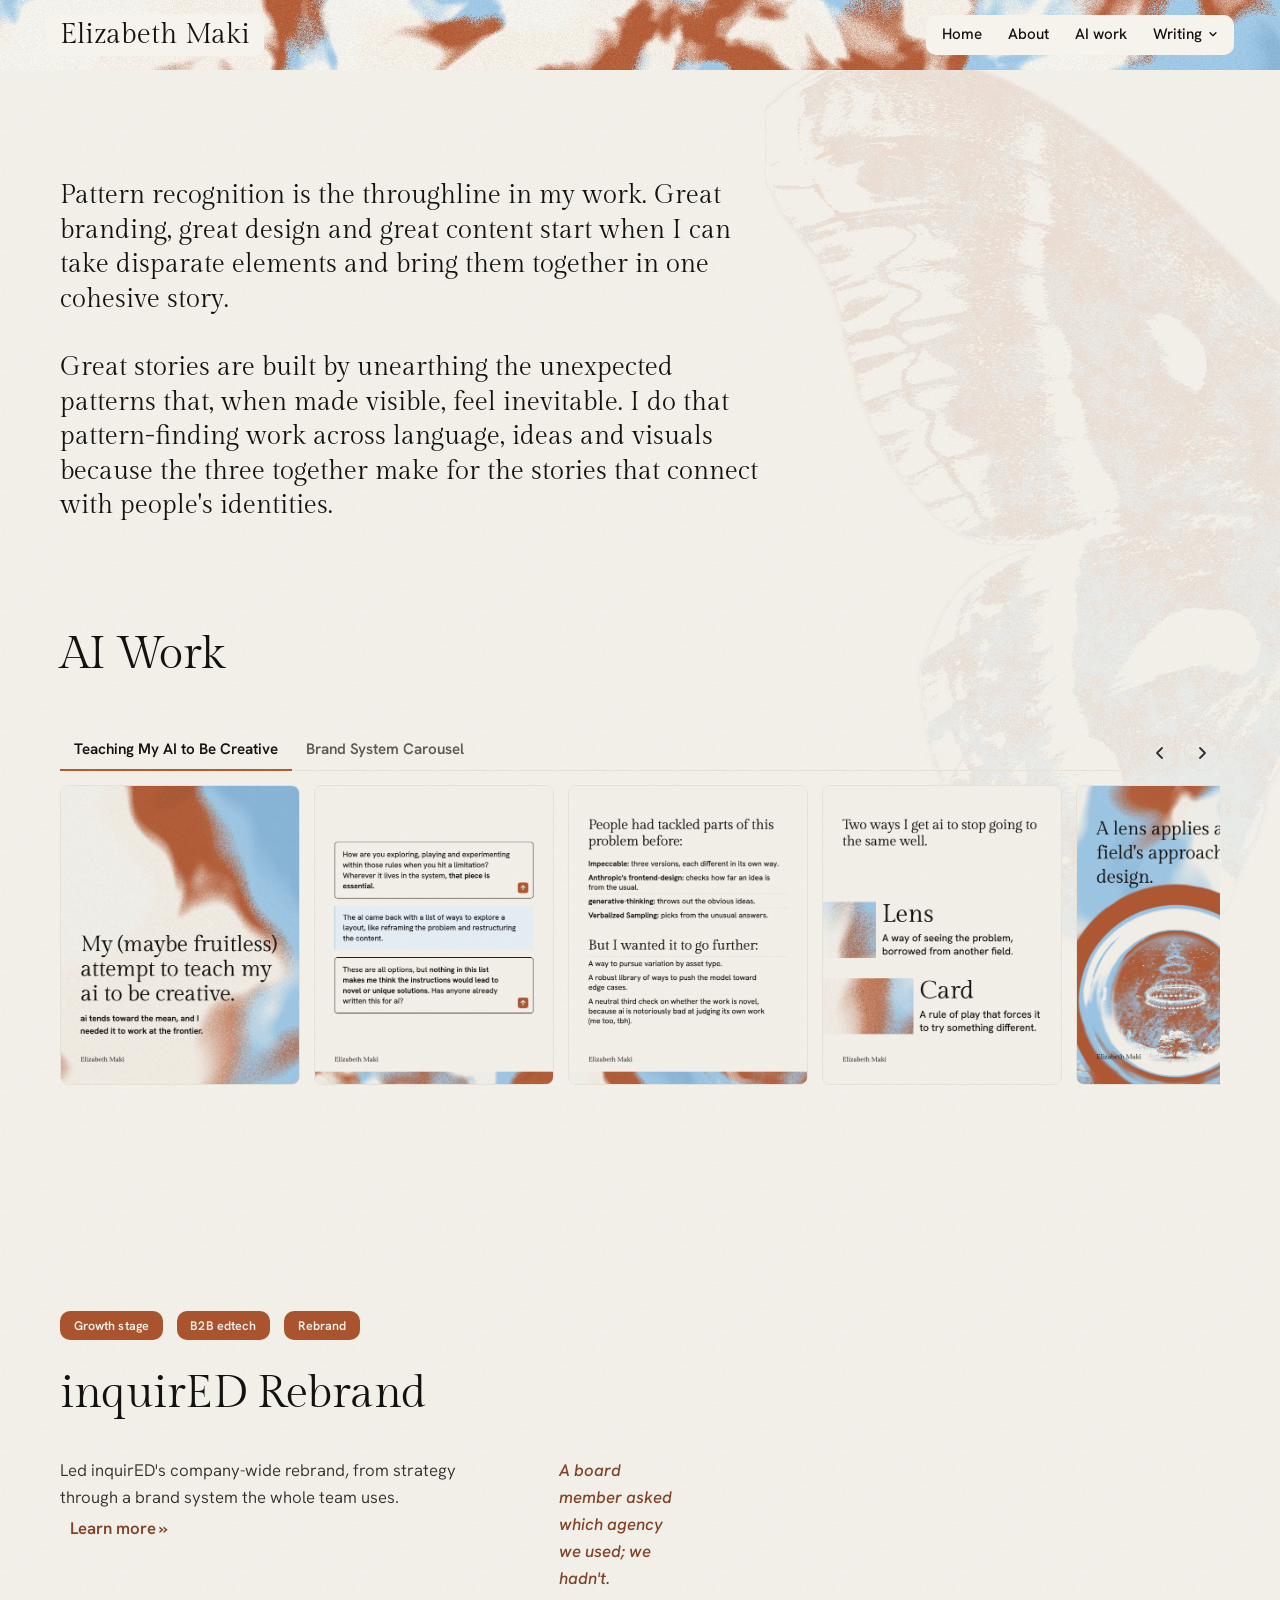
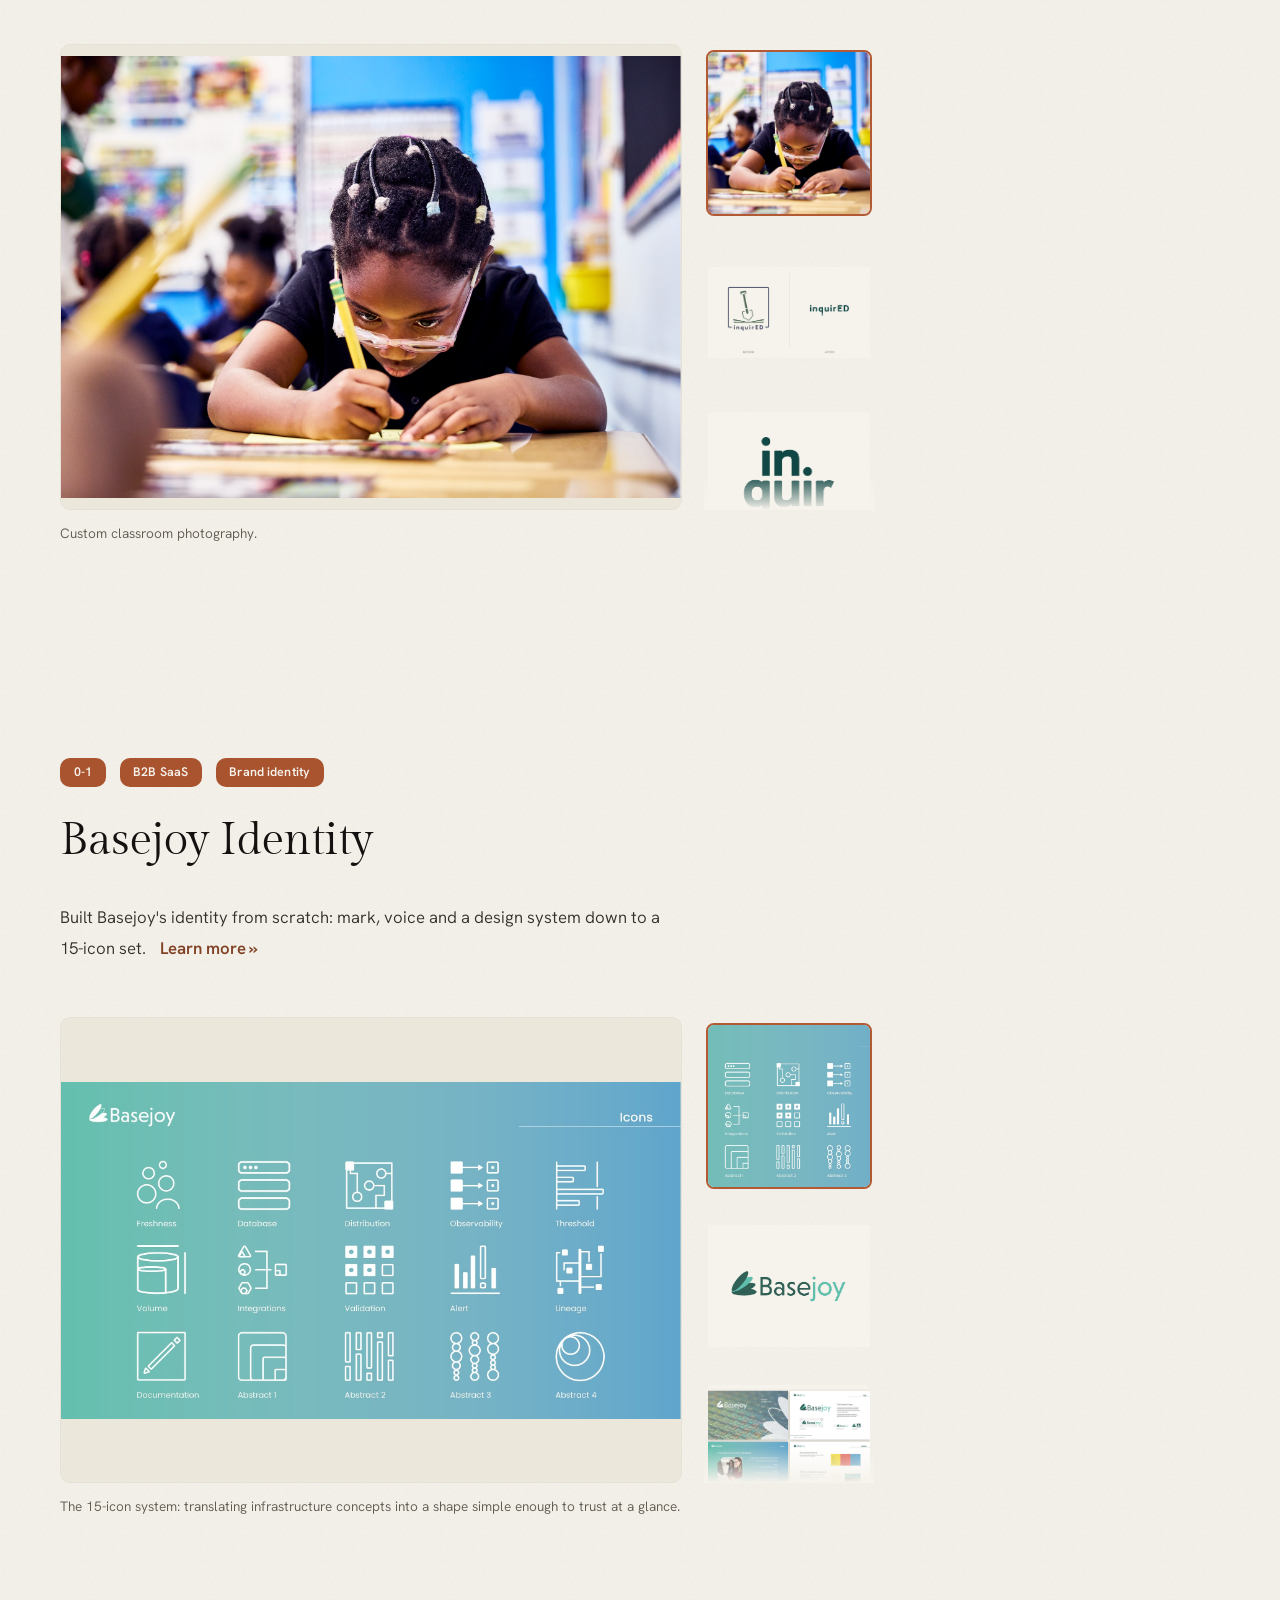
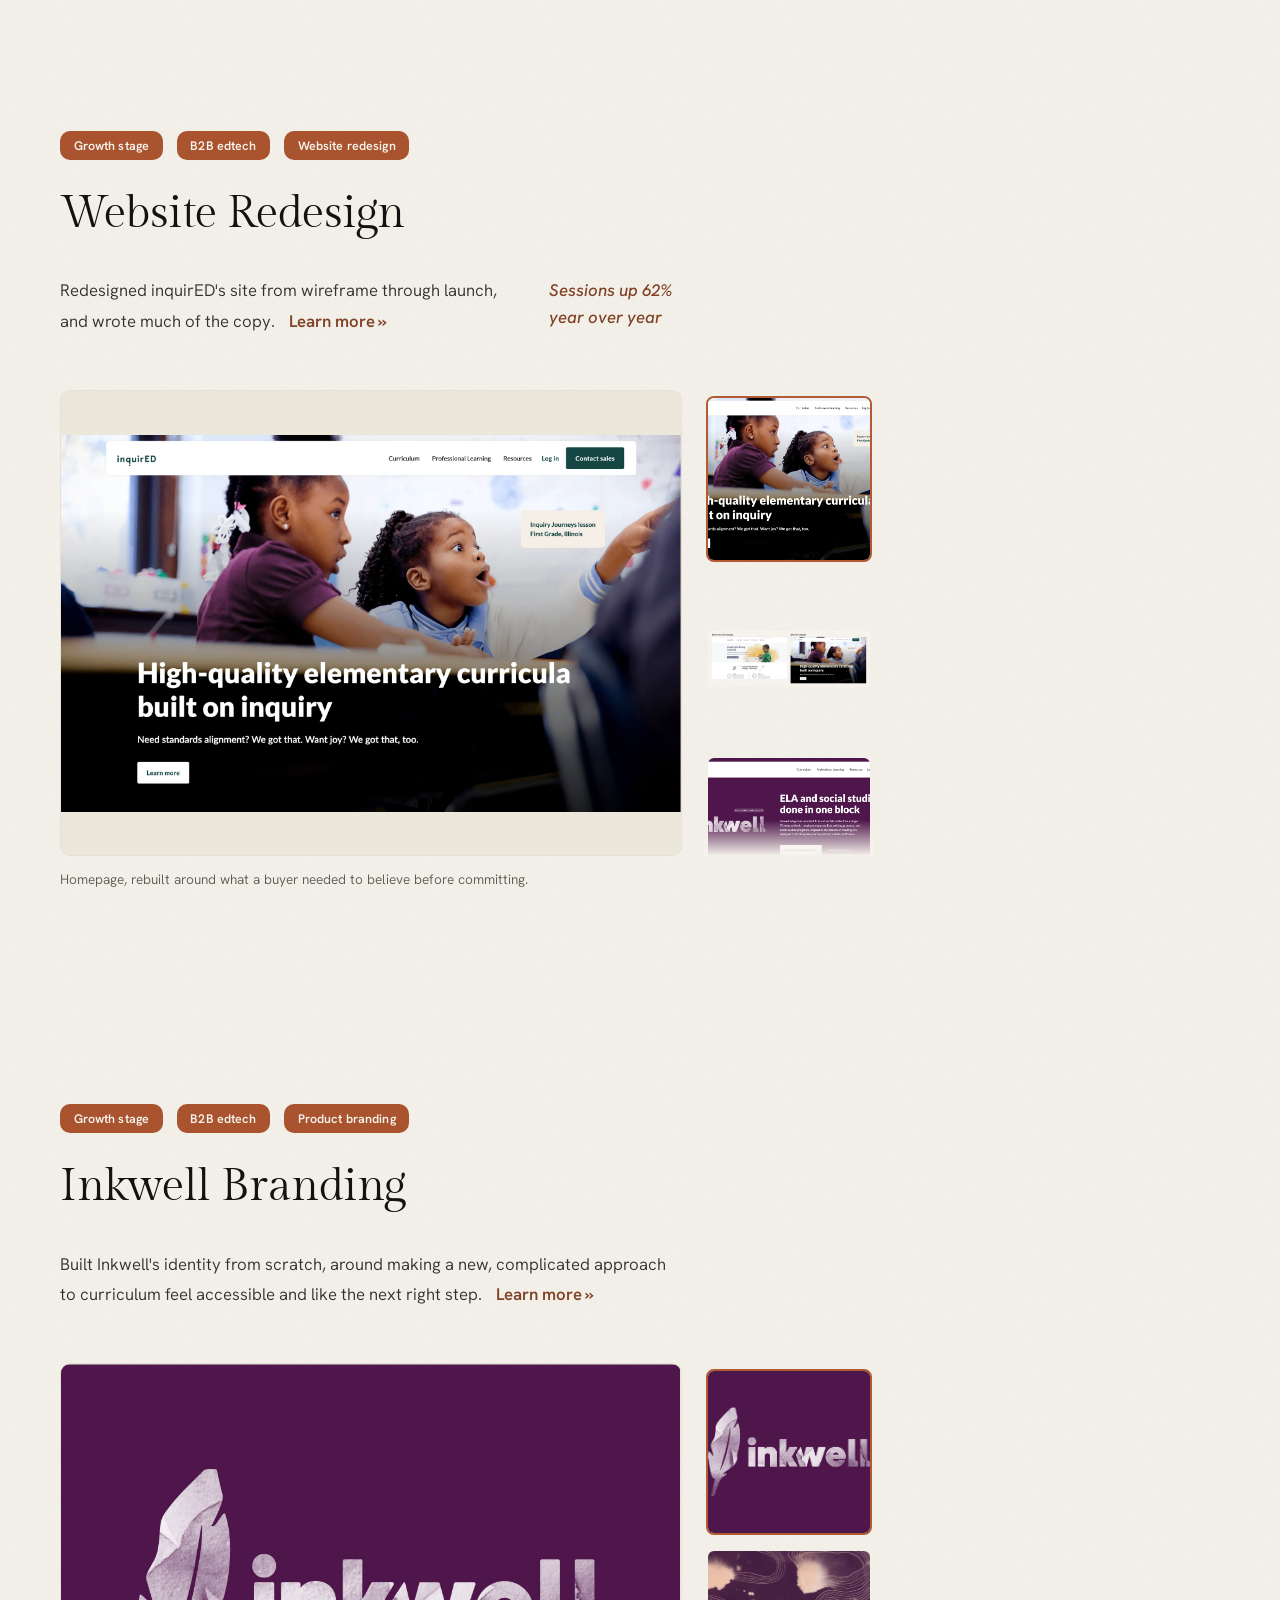
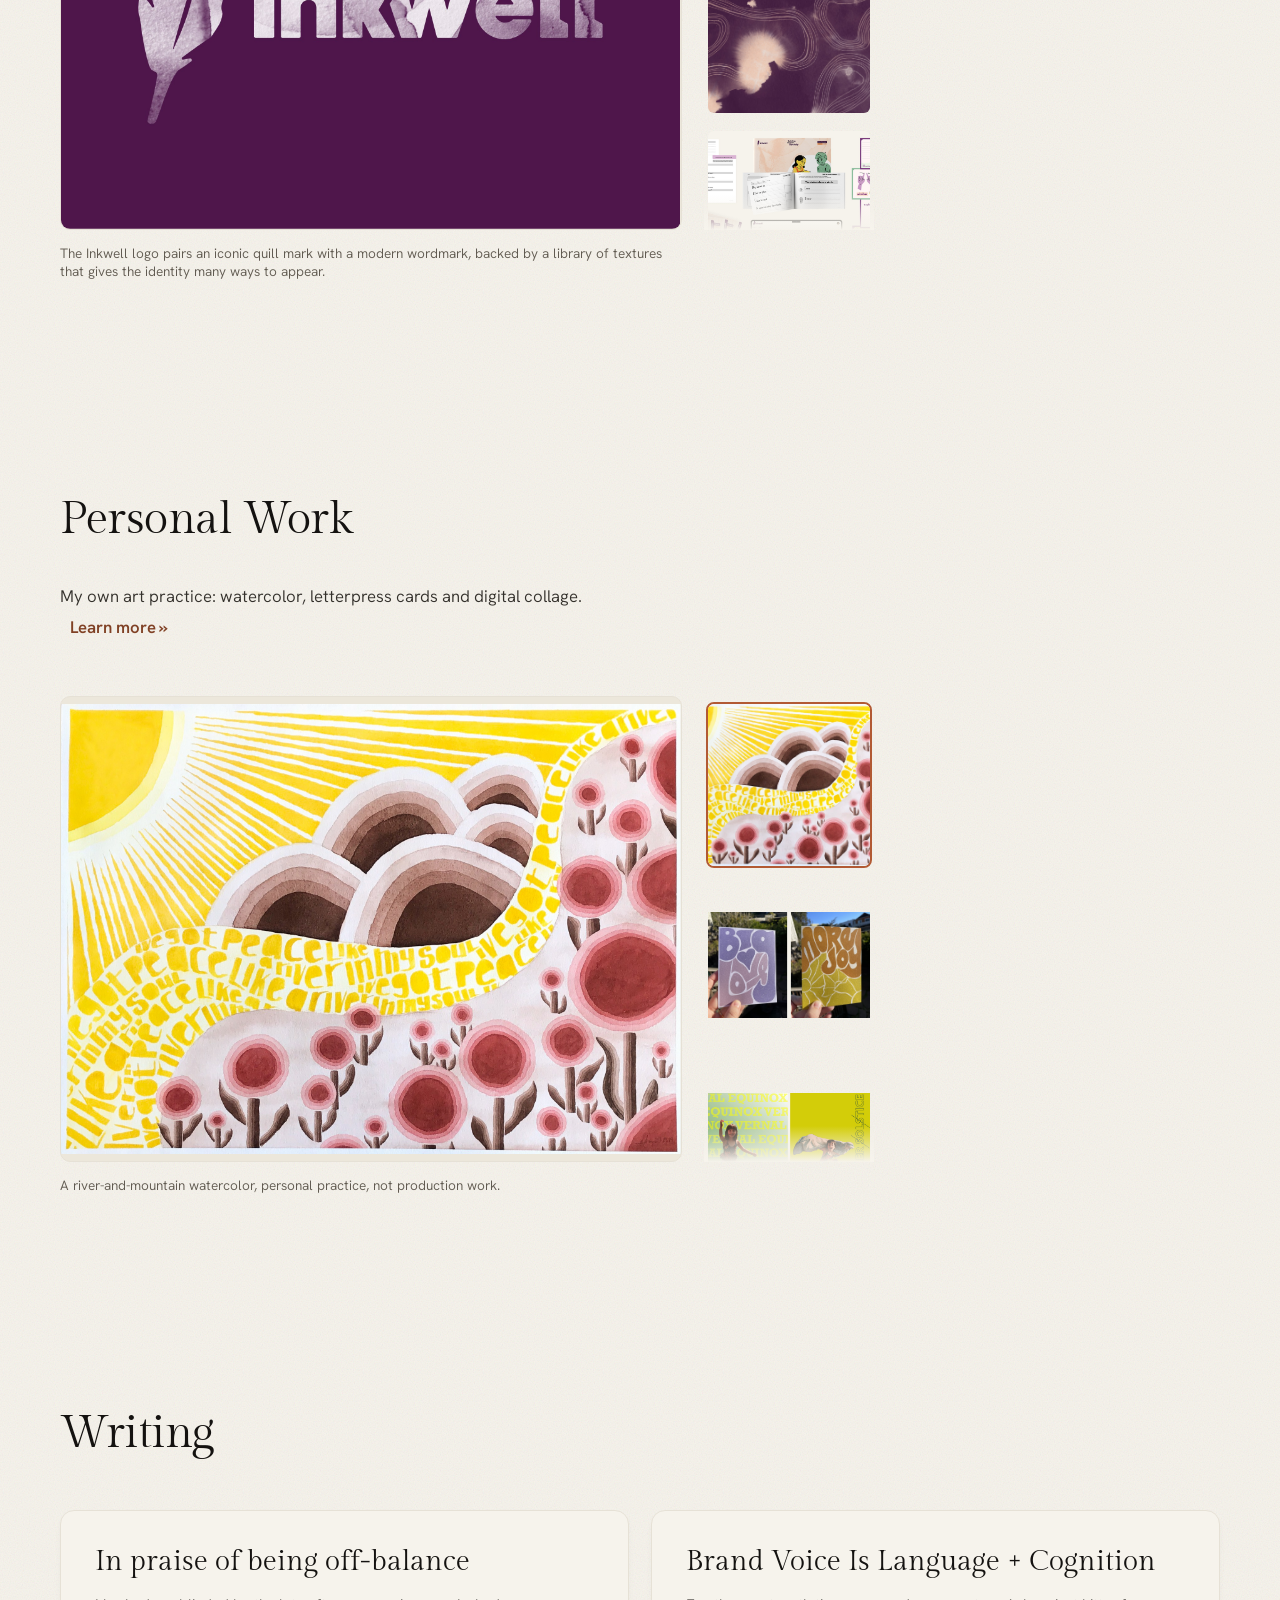
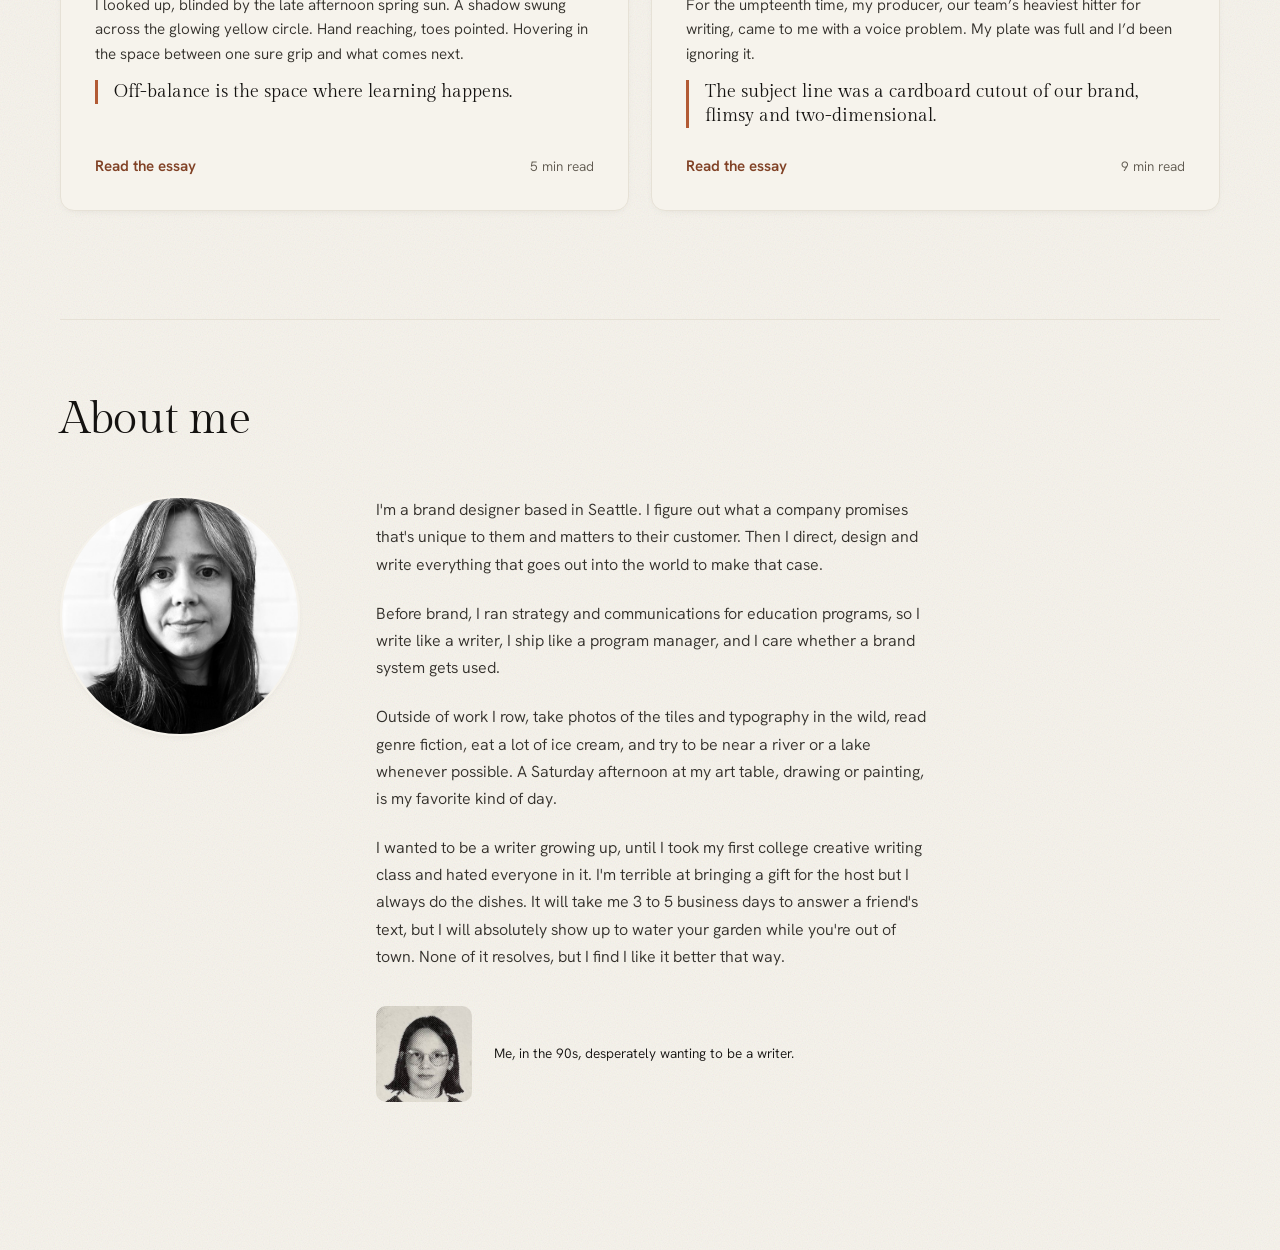
<file: index.html>
<!doctype html>
<html lang="en">
<head>
<meta charset="utf-8">
<meta name="viewport" content="width=device-width, initial-scale=1">
<title>Elizabeth Maki | Brand designer</title>
<meta name="description" content="Elizabeth Maki is a brand designer in Seattle. Identity systems, websites and product branding for B2B companies.">
<meta name="robots" content="index, follow, max-image-preview:large">
<link rel="canonical" href="https://elizabethmaki.com/">
<meta name="theme-color" content="#F6F3EC">
<meta property="og:title" content="Elizabeth Maki | Brand designer">
<meta property="og:description" content="Identity systems, websites and product branding for B2B companies.">
<meta property="og:image" content="https://elizabethmaki.com/img/og-card.jpg">
<meta property="og:image:width" content="1200">
<meta property="og:image:height" content="630">
<meta property="og:image:alt" content="Elizabeth Maki, brand designer. Identity systems, websites, and product branding for B2B companies.">
<meta property="og:url" content="https://elizabethmaki.com/">
<meta property="og:type" content="website">
<meta name="twitter:card" content="summary_large_image">
<link rel="icon" href="img/headshot-bw.jpg">
<script data-goatcounter="https://elizabethmaki.goatcounter.com/count" async src="https://gc.zgo.at/count.js"></script>
</head>
<body style="margin:0">
<style>
@import url('https://fonts.googleapis.com/css2?family=Gilda+Display&family=Hanken+Grotesk:ital,wght@0,300..600;1,300..600&display=swap');

:root{
  
  --ink:#141210;
  --bone:#F6F3EC;
  --rust:#B25A34;
  --sky:#9CC7E6; 
  --sky-tint:#E8F1F8;
  --sky-tint-strong:#D3E5F2;
  --sky-text:#27547A; 
  --on-sky:#141210;

  
  --ground:#F6F3EC; 
  --surface:#F6F3EC;
  --surface-border:#E6E1D6;
  --text:#33302B;
  --muted:#605A50;
  --stage:#ECE7DB;
  --rust-tint:#F6E6DF;
  --rust-text:#804125;
  --grain:url("data:image/svg+xml,%3Csvg xmlns='http://www.w3.org/2000/svg' width='120' height='120'%3E%3Cfilter id='n'%3E%3CfeTurbulence type='fractalNoise' baseFrequency='0.85' numOctaves='4' stitchTiles='stitch'/%3E%3C/filter%3E%3Crect width='120' height='120' filter='url(%23n)'/%3E%3C/svg%3E");
  --grain-opacity:.12;
  --shadow-card:0 3px 10px -4px rgba(0, 0, 0, 0.08); 

  
  --space-1:8px;
  --space-2:14px;
  --space-3:22px;
  --space-4:34px;
  --space-5:52px;
  --space-6:76px;
  --space-7:108px;
  --space-8:148px;

  --font-display:'Gilda Display', Georgia, 'Times New Roman', serif;
  --font-sans:'Hanken Grotesk', system-ui, -apple-system, 'Segoe UI', sans-serif;

  --tex-stencil:url("img/stencil.webp"); 
}

*{box-sizing:border-box;}
html,body{margin:0;padding:0;}
body{
  background:var(--ground);
  color:var(--text);
  font-family:var(--font-sans);
  font-weight:350;
  -webkit-font-smoothing:antialiased;
}

.section{
  position:relative;
  isolation:isolate;
}
.section-scroll{
  padding:var(--space-7) var(--space-6) var(--space-6);
  display:flex;
  flex-direction:column;
  gap:var(--space-5);
}

.wing-fixed{
  position:fixed;
  z-index:-4;
  right:-8vw;
  bottom:-6vh;
  height:100vh;
  aspect-ratio:2010/2928;
  opacity:.12; 
  background:var(--rust); 
  -webkit-mask-image:var(--tex-stencil); mask-image:var(--tex-stencil);
  -webkit-mask-size:contain; mask-size:contain;
  -webkit-mask-repeat:no-repeat; mask-repeat:no-repeat;
  -webkit-mask-position:center; mask-position:center;
  pointer-events:none;
}

@media (prefers-reduced-motion: no-preference){
  .reveal{
    opacity:0;
    transform:translateY(10px);
    animation:rise 1.1s cubic-bezier(.25,.1,.25,1) forwards;
  }
  .badges.reveal{animation-delay:.1s}
  h1.reveal, h2.pt.reveal{animation-delay:.3s}
  .gallery.reveal{animation-delay:.5s}
  .teaser.reveal{animation-delay:.85s}

  
  .hero-stage img.first-reveal{
    animation:hero-wipe 1.6s cubic-bezier(.45,0,.15,1) both;
  }
}
@keyframes rise{ to{opacity:1; transform:translateY(0);} }
@keyframes hero-wipe{
  from{ clip-path:inset(0 0 100% 0); }
  to{ clip-path:inset(0 0 0% 0); }
}

.badges{display:flex; gap:var(--space-2); flex-wrap:wrap;}
.badge{
  font-family:var(--font-sans);
  font-size:.78rem;
  font-weight:600;
  letter-spacing:.01em;
  color:var(--surface);
  background:#A9532F; 
  padding:.4rem .85rem;
  border-radius:10px; 
  white-space:nowrap;
}

.header-block{display:flex; flex-direction:column; gap:calc(var(--space-4) - 4px);}
h1, h2.pt{
  font-family:var(--font-display);
  font-weight:400;
  font-size:clamp(3.63rem, 4.8vw, 5.03rem); 
  line-height:1.08;
  letter-spacing:-.01em;
  color:var(--ink);
  margin:0;
  text-wrap:balance;
  max-width:18ch;
}

.gallery{
  display:grid;
  grid-template-columns:1fr minmax(120px, 170px);
  gap:var(--space-3);
  align-items:start;
  width:100%;
}

.hero-col, .rail-wrap{min-width:0;}
.gallery.gallery-single{grid-template-columns:1fr;}
.hero-col{display:flex; flex-direction:column; gap:var(--space-2); min-height:0;}
.hero-stage{
  position:relative;
  border:1px solid var(--surface-border);
  border-radius:10px;
  overflow:hidden;
  box-shadow:none;
  aspect-ratio:4/3;
  background:var(--stage);
}
.hero-stage img, .hero-stage video{
  position:absolute; inset:0;
  width:100%; height:100%;
  
  object-fit:contain;
  opacity:0;
  transition:opacity .7s cubic-bezier(.25,.1,.25,1);
}
.hero-stage img.active, .hero-stage video.active{opacity:1; position:relative;}
.hero-stage video{background:var(--stage);}

.thumb img.fit-contain{object-fit:contain;}
.hero-caption{
  font-size:.85rem;
  color:var(--muted);
  margin:0;
  text-align:left;
}

.rail-wrap{position:relative;}
.rail{
  display:flex;
  flex-direction:column;
  gap:var(--space-2);
  max-height:calc(100% + 0px);
  overflow-y:auto;
  padding:6px 2px 2px 2px; 
  scrollbar-width:none; 
}
.rail::-webkit-scrollbar{display:none;}

.rail-wrap::after{
  content:"";
  position:absolute;
  pointer-events:none;
  left:0; right:0; bottom:0;
  height:36px;
  background:linear-gradient(to bottom, transparent, var(--ground));
  opacity:0;
  transition:opacity .4s ease;
}
.rail-wrap.show-fade::after{opacity:1;}

.scroll-indicator{
  position:absolute;
  right:1px; top:6px; bottom:2px;
  width:3px;
  opacity:0;
  pointer-events:none;
  transition:opacity .35s ease;
}
.scroll-indicator.visible{opacity:1;}
.scroll-thumb{
  position:absolute;
  right:0; width:3px;
  border-radius:2px;
  background:var(--muted);
}
.thumb{
  all:unset;
  cursor:pointer;
  display:block;
  border:2px solid transparent;
  border-radius:8px;
  overflow:hidden;
  aspect-ratio:1;
  flex-shrink:0; 
  transition:border-color .4s ease, transform .4s cubic-bezier(.25,.1,.25,1);
}
.thumb img{display:block; width:100%; height:100%; object-fit:cover;}
.thumb{position:relative;}
.thumb.is-video::after{content:""; position:absolute; left:50%; top:50%; width:30px; height:30px; margin:-15px 0 0 -15px; border-radius:50%;
  background:rgba(246,243,236,.92) url("data:image/svg+xml,%3Csvg xmlns='http://www.w3.org/2000/svg' viewBox='0 0 24 24'%3E%3Cpath fill='%23141210' d='M9 6.5v11l9-5.5z'/%3E%3C/svg%3E") center/16px no-repeat; pointer-events:none;}
.thumb:hover{transform:translateY(-2px);}
.thumb.active{border-color:var(--rust);}
.thumb:focus-visible{outline:2px solid var(--rust); outline-offset:2px;}

.teaser-wrap{max-width:62ch;}
.teaser{
  font-size:.9rem;
  line-height:1.65;
  color:var(--text);
  margin:0;
}
.learn-more{
  font-family:var(--font-sans);
  font-weight:600;
  font-size:.9rem;
  color:var(--rust-text);
  background:none;
  border:none;
  padding:0;
  margin-left:.35rem;
  cursor:pointer;
}
.learn-more:hover{text-decoration:underline;}
.learn-more:focus-visible{outline:2px solid var(--rust); outline-offset:3px; border-radius:2px;}

.expand{
  max-height:0;
  overflow:hidden;
  transition:max-height .7s cubic-bezier(.25,.1,.25,1);
}

.glass-card{
  margin-top:var(--space-4);
  padding:var(--space-4);
  background:rgba(255,255,255,.5);
  border:1px solid var(--surface-border);
  border-radius:14px;
}
.expand-inner{
  display:grid;
  grid-template-columns:1fr;
  gap:var(--space-4);
}
@media (min-width:700px){
  .expand-inner{grid-template-columns:1.4fr 1fr;}
  
  .expand-inner .close-x{grid-column:1 / -1; justify-self:start;}
}

.close-x{
  all:unset;
  cursor:pointer;
  display:inline-flex;
  align-items:center;
  justify-content:center;
  width:26px; height:26px;
  border-radius:50%;
  border:1.5px solid var(--rust);
  color:var(--rust);
  
  transition:background .3s ease, color .3s ease;
}
.close-x:hover{background:var(--rust); color:var(--surface);}
.close-x svg{width:12px; height:12px; display:block;}
.close-x:focus-visible{outline:2px solid var(--rust); outline-offset:3px;}
.full-text{
  font-size:.9rem;
  line-height:1.65;
  color:var(--text);
  margin:0;
}
.skills-block h3, .credits-block h3{
  font-family:var(--font-sans);
  font-weight:600;
  font-size:.85rem;
  color:var(--ink);
  margin:0 0 var(--space-2);
  padding-bottom:var(--space-1);
  border-bottom:1px solid var(--surface-border);
}
.skill-list{margin:0; padding:0; list-style:none; display:flex; flex-direction:column; gap:var(--space-1);}
.skill-list li{
  font-size:.85rem;
  color:var(--text);
  padding-left:var(--space-3);
  position:relative;
}
.skill-list li::before{
  content:"";
  position:absolute; left:0; top:.55em;
  width:6px; height:6px;
  border-radius:50%;
  background:var(--sky);
}

.credits-block{grid-column:1 / -1;}
.credits-block p{margin:0; font-size:.85rem; line-height:1.6; color:var(--text); max-width:72ch;}

.page{position:relative; isolation:isolate; background:var(--surface);}
.page::before{content:""; position:absolute; inset:0; z-index:-2; background-image:var(--grain); mix-blend-mode:multiply; opacity:var(--grain-opacity); pointer-events:none;}

.intro-inner{padding:var(--space-8) var(--space-6) 0;}
.intro-text{font-family:var(--font-display); font-weight:400; font-size:clamp(1.35rem,2vw,1.75rem); line-height:1.35; color:var(--ink); margin:0; max-width:50ch; text-wrap:pretty;}
.intro-text + .intro-text{margin-top:var(--space-4);}
@media (max-width:900px){.intro-inner{padding:var(--space-6) var(--space-4) 0;}}
@media (max-width:640px){.intro-inner{padding:var(--space-5) var(--space-3) 0;}}
.title-row{display:flex; justify-content:space-between; align-items:flex-end; gap:var(--space-5); flex-wrap:wrap;}
.stat{font-family:var(--font-sans); font-style:italic; font-weight:500; font-size:.9rem; line-height:1.55; color:var(--rust-text); margin:0 0 .6rem; max-width:34ch; text-wrap:balance;}
@media (max-width:900px){.title-row{flex-direction:column; align-items:flex-start; gap:var(--space-2);} .stat{max-width:40ch; margin:0;}}
@media (prefers-reduced-motion: no-preference){.stat.reveal{animation-delay:.4s}}

.about-bio-more + .about-bio-more{margin-top:var(--space-2);}
.about-bio-more a{color:var(--rust-text); font-weight:600; text-decoration:none;}
.about-bio-more a:hover{text-decoration:underline;}
.about-bio-more a:focus-visible{outline:2px solid var(--rust); outline-offset:3px; border-radius:2px;}
.about-kid{margin:var(--space-3) 0 0; display:flex; gap:var(--space-2); align-items:center;}
.about-kid img{width:76px; height:auto; border-radius:10px; flex:0 0 auto;}
.about-kid figcaption{font-size:.8rem; line-height:1.45; color:var(--ink);}
.about-panel{max-height:calc(100vh - 48px); overflow-x:hidden; overflow-y:auto;}

.details{margin:0;}
.details dt{font-size:.8rem; color:var(--muted); margin:0;}
.details dd{font-size:.85rem; color:var(--text); margin:0 0 var(--space-2);}

.about-widget{
  position:fixed;
  right:24px;
  bottom:24px;
  z-index:100;
  display:flex;
  align-items:flex-end;
  justify-content:flex-end;
}
.about-circle{
  all:unset;
  cursor:pointer;
  flex:0 0 auto;
  width:46px; height:46px; 
  border-radius:50%;
  background:var(--rust);
  color:var(--ink);
  font-family:var(--font-sans);
  font-weight:600;
  font-size:.62rem;
  line-height:1.15;
  letter-spacing:.01em;
  display:flex;
  flex-direction:column;
  align-items:center;
  justify-content:center;
  text-align:center;
  box-shadow:var(--shadow-card); 
  transition:transform .35s cubic-bezier(.25,.1,.25,1);
}
.about-circle:hover{transform:scale(1.08);}
.about-widget.open .about-circle{display:none;}

.about-panel{
  display:none;
  position:relative;
  overflow:hidden;
  width:min(280px, calc(100vw - 48px)); 
  background:var(--bone);
  border:1px solid var(--surface-border);
  border-radius:14px;
  padding:var(--space-4);
  box-shadow:var(--shadow-card);
}
.about-widget.open .about-panel{display:block;}

.about-wing-accent{
  position:absolute;
  z-index:0;
  right:-20px;
  top:0; bottom:0; 
  aspect-ratio:2010/2928; 
  width:auto;
  opacity:.9;
  background:#FFFFFF;
  -webkit-mask-image:var(--tex-stencil);
  mask-image:var(--tex-stencil);
  -webkit-mask-size:contain; mask-size:contain;
  -webkit-mask-repeat:no-repeat; mask-repeat:no-repeat;
  -webkit-mask-position:center; mask-position:center;
  pointer-events:none;
}
.about-content{
  position:relative;
  z-index:1;
}
.about-photo{
  width:84px; height:84px;
  object-fit:cover;
  border-radius:50%; 
  border:2px solid var(--bone);
  box-shadow:var(--shadow-card);
  float:left; 
  margin:0 var(--space-3) 6px 0; 
}
.about-close{
  clear:both; 
  margin-top:var(--space-1); 
}
.about-bio-more{
  font-size:.85rem;
  line-height:1.6;
  color:var(--ink);
  margin:0;
}
.about-bio{
  font-size:.85rem;
  line-height:1.6;
  color:var(--ink); 
  margin:0;
}

@media (max-width:640px){
  .about-widget{right:14px; bottom:16px;}
}

@media (max-width:900px){
  .section-scroll{padding:var(--space-6) var(--space-4) var(--space-5); gap:var(--space-4);}
  .wing-fixed{right:-10vw; bottom:-4vh;}
}

@media (max-width:640px){
  .section-scroll{padding:var(--space-5) var(--space-3) var(--space-4); gap:var(--space-3);}
  .badge{font-size:.68rem; padding:.35rem .7rem;}
  h1, h2.pt{font-size:clamp(3.33rem, 9vw, 4.23rem); max-width:20ch;}
  .gallery{grid-template-columns:1fr;}
  .rail{
    flex-direction:row;
    overflow-x:auto;
    overflow-y:visible;
    max-height:none;
    padding-bottom:2px;
  }
  .thumb{flex:0 0 72px;}
  .rail-wrap::after{
    left:auto; bottom:0; top:0; right:0;
    width:36px; height:auto;
    background:linear-gradient(to right, transparent, var(--ground));
  }
  .scroll-indicator{
    right:2px; left:6px; top:auto; bottom:1px;
    width:auto; height:3px;
  }
  .scroll-thumb{
    right:auto; top:0; width:auto; height:3px;
  }
  .wing-fixed{right:-14vw; bottom:-2vh;} 
  .hero-stage{border-radius:8px;}
}

.about-widget.open .about-panel{display:flex; flex-direction:column; padding:0; overflow:hidden; max-height:calc(100vh - 48px); max-height:calc(100dvh - 48px);}
.about-content{overflow-y:auto; overscroll-behavior:contain; min-height:0; flex:1 1 auto; padding:44px var(--space-4) var(--space-4);}
.about-content{scrollbar-width:none;}
.about-content::-webkit-scrollbar{display:none;}
.about-track{position:absolute; right:6px; top:52px; bottom:14px; width:6px; border-radius:6px; background:rgba(20,18,16,.08); z-index:2; display:none; pointer-events:none;}
.about-track.on{display:block;}
.about-thumb{position:absolute; left:0; right:0; top:0; border-radius:6px; background:rgba(178,90,52,.75);}
.about-panel .about-close{position:absolute; top:12px; right:12px; z-index:3; margin:0; clear:none; width:30px; height:30px; background:var(--surface);}
.about-bio + .expand{margin-top:var(--space-2);}
.about-photo{display:block; float:none; width:96px; height:96px; margin:0 0 var(--space-2);}
.about-bio, .about-bio-more{font-size:.9rem;}
.about-kid figcaption{font-size:.85rem;}
@media (max-width:640px){
  .about-widget{right:14px; bottom:16px;}
  .about-widget.open .about-panel{width:calc(100vw - 28px); max-height:calc(100vh - 32px); max-height:calc(100dvh - 32px);}
  .about-content{padding:48px var(--space-3) var(--space-3);}
  .about-panel .about-close{width:36px; height:36px; top:10px; right:10px;}
  .about-bio, .about-bio-more{font-size:1rem; line-height:1.6;}
  .about-photo{width:84px; height:84px;}
}

.teaser-wrap.wide-card{max-width:none; display:grid; grid-template-columns:minmax(0,1fr) minmax(120px,170px); column-gap:var(--space-3);}
.wide-card > .teaser, .wide-card > .expand{grid-column:1;}
.wide-card .expand-inner{grid-template-columns:1.6fr 1fr;}
.wide-card .full-text{max-width:64ch;}
@media (max-width:640px){.teaser-wrap.wide-card{display:block;} .wide-card .expand-inner{grid-template-columns:1fr;}}

.wide-card > .teaser{font-size:1.05rem; line-height:1.6; max-width:62ch;}
.wide-card .learn-more{font-size:1.05rem;}

.wide-card > .teaser-row{grid-column:1; display:flex; justify-content:space-between; align-items:flex-start; gap:var(--space-5);}
.wide-card .teaser-row .teaser{margin:0; font-size:1.05rem; line-height:1.6; max-width:none; flex:1 1 auto;}
.wide-card .teaser-row .stat{font-size:1.05rem; line-height:1.6; font-weight:500; margin:0; flex:0 1 26ch; max-width:30ch; text-wrap:pretty;}
@media (max-width:900px){.wide-card > .teaser-row{flex-direction:column; gap:var(--space-2);} .wide-card .teaser-row .stat{max-width:none;}}

.wide-card .glass-card{position:relative;}
.wide-card .glass-card > .close-x{position:sticky; top:14px; z-index:3; display:flex; width:34px; height:34px; margin:-20px -24px -22px auto; background:var(--surface); box-shadow:var(--shadow-card);}
.wide-card .glass-card > .close-x svg{width:14px; height:14px;}
.wide-card .expand-inner{grid-template-columns:1.5fr 1fr 1fr; align-items:start; gap:var(--space-4);}
.wide-card .credits-block{grid-column:auto;}
.wide-card .glass-card{padding:var(--space-4) var(--space-4) var(--space-3);}
@media (max-width:900px){.wide-card .expand-inner{grid-template-columns:1fr; padding-top:30px;} .wide-card .credits-block{grid-column:auto;}}

.credit-list{list-style:none; margin:0; padding:0; display:flex; flex-direction:column; gap:4px;}
.credit-list li{font-size:.85rem; line-height:1.45; color:var(--text);}
.credit-list .cr-role{color:var(--muted);}
.credit-list .cr-role::after{content:":";}
.expand.settled{overflow:visible;}

.topnav{position:sticky; top:0; z-index:60; background:rgba(246,243,236,.94); -webkit-backdrop-filter:blur(8px); backdrop-filter:blur(8px); border-bottom:1px solid var(--surface-border);}
.topnav-inner{display:flex; align-items:center; justify-content:space-between; gap:var(--space-4); padding:14px var(--space-6);}
.topnav .brand{font-family:var(--font-display); font-size:1.75rem; line-height:1; color:var(--ink); text-decoration:none; letter-spacing:-.005em;}
.topnav nav{display:flex; gap:var(--space-4);}
.topnav nav a{font-family:var(--font-sans); font-weight:500; font-size:.95rem; color:var(--text); text-decoration:none; padding:6px 2px; border-bottom:2px solid transparent;}
.topnav nav a:hover{color:var(--rust-text); border-bottom-color:var(--rust);}
.topnav a:focus-visible{outline:2px solid var(--rust); outline-offset:3px; border-radius:2px;}
.intro-inner{padding-top:var(--space-7);}
.about-divider{padding:0 var(--space-6);}
.about-divider hr{border:0; border-top:1px solid var(--surface-border); margin:0;}
#about .section-scroll{padding-top:var(--space-6); padding-bottom:var(--space-8);}
.about-grid{display:grid; grid-template-columns:minmax(160px,240px) minmax(0,1fr); gap:var(--space-6); align-items:start;}
.about-portrait{margin:0;}
.about-portrait img{display:block; width:100%; aspect-ratio:1; object-fit:cover; border-radius:50%; border:2px solid var(--surface); box-shadow:var(--shadow-card);}
.about-copy{display:flex; flex-direction:column; gap:var(--space-3); max-width:62ch;}
.about-copy p{margin:0; font-size:1rem; line-height:1.7; color:var(--text);}
.about-copy .about-lead{font-size:1rem; line-height:1.7; color:var(--text);}
.about-copy .about-kid{margin:var(--space-2) 0 0; display:flex; gap:var(--space-3); align-items:center;}
.about-copy .about-kid img{width:96px; height:auto; border-radius:10px; flex:0 0 auto;}
.about-copy .about-kid figcaption{font-size:.85rem; line-height:1.45; color:var(--ink);}
@media (max-width:900px){.topnav-inner{padding:12px var(--space-4);} .about-divider{padding:0 var(--space-4);} .about-grid{grid-template-columns:1fr; gap:var(--space-4);} .about-portrait{max-width:160px;}}
@media (max-width:640px){.topnav-inner{padding:10px var(--space-3);} .topnav .brand{font-size:1.75rem;} .topnav nav{gap:var(--space-3);} .about-divider{padding:0 var(--space-3);}}

.intro-inner{padding:var(--space-7) var(--space-6) var(--space-7);}
#section-1 .section-scroll{padding-top:0;}
@media (max-width:900px){.intro-inner{padding:var(--space-6) var(--space-4);}}
@media (max-width:640px){.intro-inner{padding:var(--space-5) var(--space-3);}}

.topnav{background:var(--surface) url(img/nav-gradient.webp) center / cover no-repeat; -webkit-backdrop-filter:none; backdrop-filter:none; border-bottom:0;}
.topnav nav a{color:var(--ink);}
.topnav .brand, .topnav nav{background:var(--surface); border-radius:10px;}
.topnav .brand{padding:7px 14px; margin-left:-14px;}
.topnav nav{padding:3px 14px; margin-right:-14px; gap:var(--space-3);}

.topnav nav{align-items:center;}
.nav-dd{position:relative;}
.topnav nav button.nav-writing{font-family:var(--font-sans); font-weight:500; font-size:.95rem; color:var(--ink); background:none; border:0; border-bottom:2px solid transparent; padding:6px 2px; cursor:pointer; display:inline-flex; align-items:center; gap:6px;}
.topnav nav button.nav-writing:hover, .topnav nav button.nav-writing[aria-expanded="true"]{color:var(--rust-text); border-bottom-color:var(--rust);}
.topnav nav button.nav-writing svg{transition:transform .25s ease;}
.topnav nav button.nav-writing[aria-expanded="true"] svg{transform:rotate(180deg);}
.nav-menu{display:none; position:absolute; top:calc(100% + 14px); right:-14px; width:min(320px, calc(100vw - 32px)); background:var(--surface); border:1px solid var(--surface-border); border-radius:14px; padding:8px; box-shadow:var(--shadow-card); flex-direction:column; gap:2px; z-index:70;}
.nav-writing[aria-expanded="true"] + .nav-menu{display:flex;}
.topnav nav .nav-menu a{display:block; padding:10px 12px; border:0; border-radius:8px; font-size:.9rem; line-height:1.35; color:var(--ink);}
.topnav nav .nav-menu a:hover{background:var(--rust-tint); color:var(--ink); border:0;}
@media (max-width:640px){.topnav nav{gap:var(--space-2);} .topnav .brand{font-size:1.75rem; padding:7px 10px; margin-left:-10px;} .topnav nav{padding:3px 10px; margin-right:-10px;}}

.sr-only{position:absolute !important; width:1px; height:1px; margin:-1px; padding:0; overflow:hidden; clip:rect(0 0 0 0); clip-path:inset(50%); white-space:nowrap; border:0;}
.skip{position:absolute; left:-9999px; top:8px; z-index:200; background:var(--surface); color:var(--ink); padding:10px 16px; border-radius:10px; font-weight:600; text-decoration:none; box-shadow:var(--shadow-card);}
.skip:focus{left:12px;}
#main:focus{outline:none;}
a:focus-visible, button:focus-visible{outline:2px solid var(--rust); outline-offset:3px; border-radius:2px;}
.topnav nav button.nav-writing:focus-visible{outline:2px solid var(--rust); outline-offset:3px;}
.topnav .brand{white-space:nowrap;}
.learn-more{padding:6px 4px;}
.hero-caption{color:var(--muted);}
@media (prefers-reduced-motion: reduce){
  .expand, .hero-stage img, .thumb, .nav-writing svg{transition:none !important;}
  html{scroll-behavior:auto;}
}

@media (max-width:640px){
  .topnav-inner{gap:var(--space-2);}
  .topnav .brand{font-size:1.75rem; padding:6px 10px; margin-left:-10px;}
  .topnav nav{gap:6px; padding:2px 6px; margin-right:-6px;}
  .topnav nav a, .topnav nav button.nav-writing{font-size:.85rem; padding:8px 6px;}
}
@media (max-width:360px){.topnav-inner{padding-left:var(--space-2); padding-right:var(--space-2);} .topnav .brand{font-size:1.75rem;} .topnav nav a, .topnav nav button.nav-writing{font-size:.8rem; padding:8px 4px;}}

@media (min-width:901px){
  .section-scroll, .intro-inner, .topnav-inner, .about-divider{padding-left:60px; padding-right:60px;}
  .gallery, .teaser-wrap.wide-card{max-width:calc(75% + 48px);}
}

.teaser-wrap.wide-card{margin-top:-13px;}
@media (max-width:900px){.teaser-wrap.wide-card{margin-top:-8.5px;}}
@media (max-width:640px){.teaser-wrap.wide-card{margin-top:-5.5px;}}

@media (max-width:900px){
  .wide-card .teaser-row .teaser, .wide-card .teaser-row .stat{flex:0 0 auto; max-width:none; width:100%;}
}

.wing-fixed{background:url(img/cecropia-wing-accent.webp) center / contain no-repeat; -webkit-mask-image:none; mask-image:none; height:100vh; height:100lvh; transform:translateZ(0); backface-visibility:hidden; will-change:transform;}

@media (max-width:640px){.wing-fixed{display:none;}}

.nav-toggle{display:none}
@media (max-width:640px){
  .topnav-inner{padding:10px 14px;gap:10px;flex-wrap:nowrap;justify-content:space-between}
  .topnav .brand{font-size:1.75rem;padding:6px 11px;margin-left:-6px}
  .nav-toggle{display:inline-flex;align-items:center;justify-content:center;width:44px;height:40px;border:0;border-radius:10px;background:var(--bone,var(--surface));color:var(--ink);cursor:pointer;margin-right:-4px;padding:0}
  .nav-toggle .burger path{transition:transform .25s ease,opacity .2s ease;transform-origin:12px 12px}
  .menu-open .nav-toggle .b1{transform:translateY(5px) rotate(45deg)}
  .menu-open .nav-toggle .b2{opacity:0}
  .menu-open .nav-toggle .b3{transform:translateY(-5px) rotate(-45deg)}
  .topnav nav{display:none;position:absolute;left:12px;right:12px;top:calc(100% + 8px);width:auto;margin:0;padding:8px;flex-direction:column;align-items:stretch;gap:0;background:var(--bone,var(--surface));border:1px solid var(--line,var(--surface-border));border-radius:14px;box-shadow:0 3px 10px -4px rgba(0,0,0,.08);max-height:calc(100vh - 110px);max-height:calc(100dvh - 110px);overflow-y:auto}
  .menu-open nav{display:flex}
  .topnav nav > a, .topnav nav .nav-menu a{display:block;font-size:1.02rem;font-weight:500;padding:13px 12px;border:0;border-radius:8px;white-space:normal;color:var(--ink)}
  .topnav nav > a:hover, .topnav nav .nav-menu a:hover{background:var(--rust-tint);border:0;color:var(--ink)}
  .nav-dd{display:block;margin-top:4px;padding-top:6px;border-top:1px solid var(--line,var(--surface-border))}
  .topnav nav .nav-dd button{display:none !important}
  .nav-dd::before{content:"Writing";display:block;padding:8px 12px 2px;font-size:.8rem;font-weight:600;color:var(--muted)}
  .nav-dd .nav-menu{display:flex;position:static;width:auto;padding:0;border:0;box-shadow:none;background:none;flex-direction:column}
}

.gallery:has(.ai-strip){display:block; max-width:none;}
#section-1 .teaser-row .teaser{margin:0; min-height:0;}
.ai-bar{display:flex; justify-content:space-between; align-items:flex-end; gap:var(--space-3); margin-bottom:var(--space-2);}
.ai-tabs{display:flex; flex-wrap:wrap; border-bottom:1px solid var(--surface-border); flex:1 1 auto; min-height:38px;}
.ai-tabs[hidden]{display:block; border-bottom:0;}
.ai-tabs button{all:unset; cursor:pointer; box-sizing:border-box; padding:8px 14px 10px; margin-bottom:-1px; border-bottom:2px solid transparent; font-family:var(--font-sans); font-weight:600; font-size:.95rem; color:var(--muted);}
.ai-tabs button[aria-selected="true"]{color:var(--ink); border-bottom-color:var(--rust);}
.ai-tabs button:focus-visible{outline:2px solid var(--rust); outline-offset:2px;}
.ai-nudge{display:flex; gap:6px; flex:0 0 auto;}
.ai-nudge button{width:36px; height:36px; border-radius:50%; border:1.5px solid var(--surface-border); background:transparent; color:var(--text); display:grid; place-items:center; cursor:pointer;}
.ai-nudge button:hover{border-color:var(--rust); color:var(--rust-text);}
.ai-strip{display:flex; gap:var(--space-2); overflow-x:auto; scroll-snap-type:x proximity; padding-bottom:10px; scrollbar-width:thin;}
.ai-strip .ai-slide{all:unset; box-sizing:border-box; cursor:pointer; flex:0 0 auto; height:300px; aspect-ratio:4/5; border:1px solid var(--surface-border); border-radius:8px; overflow:hidden; background:var(--stage); scroll-snap-align:start;}
.ai-strip .ai-slide img{display:block; width:100%; height:100%; object-fit:cover;}
.ai-strip .ai-slide:hover{border-color:var(--rust);}
.ai-strip .ai-slide:focus-visible, .ai-strip:focus-visible{outline:2px solid var(--rust); outline-offset:3px;}
dialog.ai-lb{border:0; padding:0; background:transparent; max-width:none; max-height:none; width:100vw; height:100dvh; color:#F6F3EC;}
dialog.ai-lb::backdrop{background:rgba(15,14,12,.88);}
.ai-lb-inner{height:100%; display:grid; grid-template-rows:auto minmax(0,1fr) auto; gap:12px; padding:max(16px,env(safe-area-inset-top,0px)) max(16px,env(safe-area-inset-right,0px)) max(16px,env(safe-area-inset-bottom,0px)) max(16px,env(safe-area-inset-left,0px));}
.ai-lb-top{display:flex; justify-content:space-between; align-items:center; gap:12px;}
.ai-lb-title{font-family:var(--font-display); font-size:1.15rem;}
.ai-lb-x, .ai-lb-nav{width:40px; height:40px; border-radius:50%; border:1.5px solid #8A847A; background:transparent; color:#F6F3EC; display:grid; place-items:center; cursor:pointer;}
.ai-lb-nav{width:44px; height:44px;}
.ai-lb-nav:disabled{opacity:.25; cursor:default;}
.ai-lb-x:focus-visible, .ai-lb-nav:focus-visible{outline:2px solid #F6F3EC; outline-offset:3px;}
.ai-lb-stage{display:grid; grid-template-columns:44px minmax(0,1fr) 44px; gap:8px; align-items:center; min-height:0;}
.ai-lb-stage figure{margin:0; height:100%; min-height:0; display:grid; place-items:center;}
.ai-lb-stage img{max-height:calc(100dvh - 200px); max-width:100%; border-radius:8px; display:block;}
.ai-lb-bottom{display:flex; flex-direction:column; align-items:center; gap:6px; text-align:center; font-size:.9rem; font-family:var(--font-sans);}
.ai-lb-bottom p{margin:0; max-width:62ch;}
#aiLbCount{font-size:.8rem; color:#A8A294; font-variant-numeric:tabular-nums;}
@media (max-width:640px){
  .ai-strip .ai-slide{height:240px;}
  .ai-lb-stage{grid-template-columns:minmax(0,1fr);}
  .ai-lb-nav{display:none;}
}

.writing-cards{display:grid; grid-template-columns:repeat(2,minmax(0,1fr)); gap:var(--space-3);}
.writing-card{display:flex; flex-direction:column; text-decoration:none; color:inherit; min-width:0; background:var(--bone); border:1px solid var(--surface-border); border-radius:14px; overflow:hidden; box-shadow:var(--shadow-card);}
.wc-body{display:flex; flex-direction:column; gap:var(--space-2); padding:var(--space-4); flex:1 1 auto;}
.writing-card h3{margin:0; font-family:var(--font-display); font-weight:400; font-size:clamp(1.4rem,2.6vw,1.75rem); line-height:1.2; color:var(--ink); text-wrap:balance;}
.wc-open{margin:0; font-size:.95rem; line-height:1.6; color:var(--text); display:-webkit-box; -webkit-line-clamp:5; -webkit-box-orient:vertical; overflow:hidden;}
.wc-pull{margin:0; padding-left:16px; border-left:3px solid var(--rust); font-family:var(--font-display); font-size:1.15rem; line-height:1.3; color:var(--ink);}
.wc-foot{margin-top:auto; padding-top:var(--space-2); display:flex; justify-content:space-between; align-items:center; gap:var(--space-2);}
.wc-go{font-weight:600; font-size:.95rem; color:var(--rust-text);}
.wc-read{font-size:.85rem; color:var(--muted); font-variant-numeric:tabular-nums;}
.writing-card:hover{border-color:var(--rust);}
.writing-card:hover .wc-go{text-decoration:underline; text-underline-offset:4px;}
.writing-card:focus-visible{outline:2px solid var(--rust); outline-offset:3px;}
@media (max-width:900px){.writing-cards{grid-template-columns:1fr;}}

h1, h2.pt{font-size:clamp(2.6rem, 3.5vw, 3.6rem);}
.section-scroll{padding-bottom:var(--space-7); gap:var(--space-5);}
@media (min-width:901px){.gallery, .teaser-wrap.wide-card{max-width:min(calc(66% + 48px), 940px);}}
@media (max-width:900px){h1, h2.pt{font-size:clamp(2.4rem, 7vw, 3rem); max-width:20ch;} .section-scroll{padding-bottom:var(--space-6); gap:var(--space-5);}}
@media (max-width:640px){.section-scroll{padding-bottom:var(--space-5); gap:var(--space-4);}}
</style>

<div class="page">
<div class="wing-fixed" id="wingFixed" aria-hidden="true"></div>
<a class="skip" href="#main">Skip to content</a>
<header class="topnav" id="top"><div class="topnav-inner"><a class="brand" href="#top" data-nav="top">Elizabeth Maki</a><button type="button" class="nav-toggle" id="navToggle" aria-expanded="false" aria-controls="primaryNav" aria-label="Open menu"><svg class="burger" viewBox="0 0 24 24" width="22" height="22" fill="none" stroke="currentColor" stroke-width="2" stroke-linecap="round" aria-hidden="true"><path class="b1" d="M4 7h16"/><path class="b2" d="M4 12h16"/><path class="b3" d="M4 17h16"/></svg></button><nav aria-label="Primary" id="primaryNav"><a href="#top" data-nav="top">Home</a><a href="#about" data-nav="about">About</a><a href="#section-1" data-nav="section-1">AI work</a><div class="nav-dd"><button type="button" class="nav-writing" id="navWriting" aria-expanded="false" aria-controls="navMenu" aria-haspopup="true">Writing <svg viewBox="0 0 12 12" width="10" height="10" fill="none" stroke="currentColor" stroke-width="1.6" stroke-linecap="round" stroke-linejoin="round" aria-hidden="true"><path d="M2.5 4.5 6 8l3.5-3.5"/></svg></button><div class="nav-menu" id="navMenu"><a href="in-praise-of-being-off-balance/">In praise of being off-balance</a><a href="brand-voice-is-language-cognition/">Brand voice is language + cognition</a></div></div></nav></div></header>
<main id="main" tabindex="-1">
<h1 class="sr-only">Elizabeth Maki, brand designer</h1>
<div class="intro">
  <div class="intro-inner">
    <p class="intro-text reveal">Pattern recognition is the throughline in my work. Great branding, great design and great content start when I can take disparate elements and bring them together in one cohesive story.</p>
    <p class="intro-text reveal">Great stories are built by unearthing the unexpected patterns that, when made visible, feel inevitable. I do that pattern-finding work across language, ideas and visuals because the three together make for the stories that connect with people's identities.</p>
  </div>
</div>
<div class="section" id="section-1">
  <div class="section-scroll" id="section-1-scroll">
  <div class="header-block">
    

    <div class="title-row">
      <h2 class="reveal pt">AI Work</h2>
    </div>
  </div>

  <div class="gallery reveal" id="gallery-1">
    <div class="ai-bar">
      <div class="ai-tabs" role="tablist" aria-label="Carousels"></div>
      <div class="ai-nudge"><button type="button" class="ai-back" aria-label="Scroll slides left"><svg width="16" height="16" viewBox="0 0 16 16" fill="none" stroke="currentColor" stroke-width="1.8" stroke-linecap="round" stroke-linejoin="round" aria-hidden="true"><path d="M10 3 5 8l5 5"/></svg></button><button type="button" class="ai-fwd" aria-label="Scroll slides right"><svg width="16" height="16" viewBox="0 0 16 16" fill="none" stroke="currentColor" stroke-width="1.8" stroke-linecap="round" stroke-linejoin="round" aria-hidden="true"><path d="m6 3 5 5-5 5"/></svg></button></div>
    </div>
    <div class="ai-strip" tabindex="0" role="group" aria-label="Slides, scroll sideways"></div>
  </div>

    </div>
</div>

<div class="section" id="section-2">
  <div class="section-scroll" id="section-2-scroll">
  <div class="header-block">
    <div class="badges reveal">
      <span class="badge">Growth stage</span>
      <span class="badge">B2B edtech</span>
      <span class="badge">Rebrand</span>
    </div>

    <div class="title-row">
      <h2 class="reveal pt">inquirED Rebrand</h2>
      
    </div>
  </div>

  <div class="teaser-wrap wide-card teaser reveal">
    <div class="teaser-row">
      <p class="teaser">
      Led inquirED's company-wide rebrand, from strategy through a brand system the whole team uses.
      <button class="learn-more" id="toggle-2" aria-expanded="false" aria-controls="expand-panel-2">Learn more<span class="sr-only"> about inquirED Rebrand</span><span aria-hidden="true"> &raquo;</span></button>
    </p>
      <p class="stat reveal">A board member asked which agency we used; we hadn't.</p>
    </div>
    <div class="expand" id="expand-panel-2" inert>
      <div class="glass-card">
        <button class="close-x" id="collapseCaret-2" aria-label="Collapse">
            <svg viewBox="0 0 24 24" fill="none" stroke="currentColor" stroke-width="2" stroke-linecap="round" stroke-linejoin="round"><line x1="18" y1="6" x2="6" y2="18"></line><line x1="6" y1="6" x2="18" y2="18"></line></svg>
          </button>
        <div class="expand-inner">
          <p class="full-text">
            inquirED read like an education nonprofit, and it needed to read like a company worth paying for. I led the rebrand in-house, from positioning through guidelines and rollout, and directed the photographer whose real classroom photos replaced stock imagery. From April 2024, shortly before launch, to September 2026, inquirED's LinkedIn followers grew 42%.
          </p>
          <div class="skills-block">
            <h3>Details</h3>
            <dl class="details"><dt>Company</dt><dd>inquirED</dd><dt>Role</dt><dd>Led the rebrand, art direction and design</dd></dl>
          </div>
          <div class="credits-block">
            <h3>Credits</h3>
            <ul class="credit-list"><li><span class="cr-role">Art direction</span> Elizabeth Maki</li><li><span class="cr-role">Design</span> Elizabeth Maki, Jeremiah Satterthwaite</li><li><span class="cr-role">Photography</span> Saverio Truglia</li><li><span class="cr-role">Illustration</span> Sabrena Khadija</li></ul>
          </div>
        </div>
      </div>
    </div>
  </div>

  <div class="gallery reveal" id="gallery-2">
    <div class="hero-col">
      <div class="hero-stage" id="hero-stage"></div>
      <p class="hero-caption" aria-live="polite" id="hero-caption"></p>
    </div>
    <div class="rail-wrap">
      <div class="rail" id="rail" role="group" aria-label="Project images"></div>
      <div class="scroll-indicator" id="scrollIndicator"><div class="scroll-thumb" id="scrollThumb"></div></div>
    </div>
  </div>

    </div>
</div>

<div class="section" id="section-3">
  <div class="section-scroll" id="section-3-scroll">
  <div class="header-block">
    <div class="badges reveal">
      <span class="badge">0-1</span>
      <span class="badge">B2B SaaS</span>
      <span class="badge">Brand identity</span>
    </div>

    <div class="title-row">
      <h2 class="reveal pt">Basejoy Identity</h2>
    </div>
  </div>

  <div class="teaser-wrap wide-card teaser reveal">
    <div class="teaser-row">
      <p class="teaser">
      Built Basejoy's identity from scratch: mark, voice and a design system down to a 15-icon set.
      <button class="learn-more" id="toggle-3" aria-expanded="false" aria-controls="expand-panel-3">Learn more<span class="sr-only"> about Basejoy Identity</span><span aria-hidden="true"> &raquo;</span></button>
    </p>
      
    </div>
    <div class="expand" id="expand-panel-3" inert>
      <div class="glass-card">
        <button class="close-x" id="collapseCaret-3" aria-label="Collapse">
            <svg viewBox="0 0 24 24" fill="none" stroke="currentColor" stroke-width="2" stroke-linecap="round" stroke-linejoin="round"><line x1="18" y1="6" x2="6" y2="18"></line><line x1="6" y1="6" x2="18" y2="18"></line></svg>
          </button>
        <div class="expand-inner">
          <p class="full-text">
            Basejoy was built on a promise to open up the black box that databases usually are. The mark reflects that opening, and the rest of the system carries it through with clear structure, a plainspoken voice, and color and type documented down to hex codes and weight ramps. The hardest part was the icon set: fifteen marks for abstract concepts like observability, lineage and threshold, each legible enough that someone outside engineering can still read it.
          </p>
          <div class="skills-block">
            <h3>Details</h3>
            <dl class="details"><dt>Client</dt><dd>Basejoy</dd><dt>Role</dt><dd>Sole designer, brand identity</dd></dl>
          </div>
          <div class="credits-block">
            <h3>Credits</h3>
            <ul class="credit-list"><li><span class="cr-role">Art direction and design</span> Elizabeth Maki</li></ul>
          </div>
        </div>
      </div>
    </div>
  </div>

  <div class="gallery reveal" id="gallery-3">
    <div class="hero-col">
      <div class="hero-stage"></div>
      <p class="hero-caption" aria-live="polite"></p>
    </div>
    <div class="rail-wrap">
      <div class="rail" role="group" aria-label="Project images"></div>
      <div class="scroll-indicator"><div class="scroll-thumb"></div></div>
    </div>
  </div>

    </div>
</div>

<div class="section" id="section-4">
  <div class="section-scroll" id="section-4-scroll">
  <div class="header-block">
    <div class="badges reveal">
      <span class="badge">Growth stage</span>
      <span class="badge">B2B edtech</span>
      <span class="badge">Website redesign</span>
    </div>

    <div class="title-row">
      <h2 class="reveal pt">Website Redesign</h2>
      
    </div>
  </div>

  <div class="teaser-wrap wide-card teaser reveal">
    <div class="teaser-row">
      <p class="teaser">
      Redesigned inquirED's site from wireframe through launch, and wrote much of the copy.
      <button class="learn-more" id="toggle-4" aria-expanded="false" aria-controls="expand-panel-4">Learn more<span class="sr-only"> about Website Redesign</span><span aria-hidden="true"> &raquo;</span></button>
    </p>
      <p class="stat reveal">Sessions up 62% year over year</p>
    </div>
    <div class="expand" id="expand-panel-4" inert>
      <div class="glass-card">
        <button class="close-x" id="collapseCaret-4" aria-label="Collapse">
            <svg viewBox="0 0 24 24" fill="none" stroke="currentColor" stroke-width="2" stroke-linecap="round" stroke-linejoin="round"><line x1="18" y1="6" x2="6" y2="18"></line><line x1="6" y1="6" x2="18" y2="18"></line></svg>
          </button>
        <div class="expand-inner">
          <p class="full-text">
            The old site read like a nonprofit brochure and wasn't built to convert. I art directed and designed the redesign, wireframing every page in Figma and building the site map. I also wrote much of the copy, including most of the headlines, and directed the Webflow build and QA with Crew. Sessions rose 62% year over year across the 12 months ending September 2026, and contact-us submissions rose 30% after launch.
          </p>
          <div class="skills-block">
            <h3>Details</h3>
            <dl class="details"><dt>Company</dt><dd>inquirED</dd><dt>Role</dt><dd>Art direction, design, wireframes, site map and copy</dd></dl>
          </div>
          <div class="credits-block">
            <h3>Credits</h3>
            <ul class="credit-list"><li><span class="cr-role">Art direction and design</span> Elizabeth Maki</li><li><span class="cr-role">Development</span> Crew</li><li><span class="cr-role">Copy</span> Elizabeth Maki, Martin Andrews, Kelsey Chopin, Jeanette Hardy Baum</li></ul>
          </div>
        </div>
      </div>
    </div>
  </div>

  <div class="gallery reveal" id="gallery-4">
    <div class="hero-col">
      <div class="hero-stage"></div>
      <p class="hero-caption" aria-live="polite"></p>
    </div>
    <div class="rail-wrap">
      <div class="rail" role="group" aria-label="Project images"></div>
      <div class="scroll-indicator"><div class="scroll-thumb"></div></div>
    </div>
  </div>

    </div>
</div>

<div class="section" id="section-5">
  <div class="section-scroll" id="section-5-scroll">
  <div class="header-block">
    <div class="badges reveal">
      <span class="badge">Growth stage</span>
      <span class="badge">B2B edtech</span>
      <span class="badge">Product branding</span>
    </div>

    <div class="title-row">
      <h2 class="reveal pt">Inkwell Branding</h2>
      
    </div>
  </div>

  <div class="teaser-wrap wide-card teaser reveal">
    <div class="teaser-row">
      <p class="teaser">
      Built Inkwell's identity from scratch, around making a new, complicated approach to curriculum feel accessible and like the next right step.
      <button class="learn-more" id="toggle-5" aria-expanded="false" aria-controls="expand-panel-5">Learn more<span class="sr-only"> about Inkwell Branding</span><span aria-hidden="true"> &raquo;</span></button>
    </p>
    </div>
    <div class="expand" id="expand-panel-5" inert>
      <div class="glass-card">
        <button class="close-x" id="collapseCaret-5" aria-label="Collapse">
            <svg viewBox="0 0 24 24" fill="none" stroke="currentColor" stroke-width="2" stroke-linecap="round" stroke-linejoin="round"><line x1="18" y1="6" x2="6" y2="18"></line><line x1="6" y1="6" x2="18" y2="18"></line></svg>
          </button>
        <div class="expand-inner">
          <p class="full-text">
            Inkwell was a new kind of product for the curriculum market: two core curricula, ELA and social studies, combined into one 70-minute instructional block. The idea is a two-for-one at its core, so the name and identity had to reflect both content areas. The assets around it then had to simplify the objections, pain points and questions that a new approach raises. As a second product, Inkwell also dovetailed with the creation of our initial brand architecture system for the inquirED parent brand and its sub-brands.
          </p>
          <div class="skills-block">
            <h3>Details</h3>
            <dl class="details"><dt>Company</dt><dd>inquirED</dd><dt>Role</dt><dd>Product branding and design</dd></dl>
          </div>
          <div class="credits-block">
            <h3>Credits</h3>
            <ul class="credit-list"><li><span class="cr-role">Art direction</span> Elizabeth Maki</li><li><span class="cr-role">Design</span> Elizabeth Maki, Jeremiah Satterthwaite</li><li><span class="cr-role">Naming</span> Elizabeth Maki, Martin Andrews</li><li><span class="cr-role">Character illustration</span> Jeremiah Satterthwaite</li></ul>
          </div>
        </div>
      </div>
    </div>
  </div>

  <div class="gallery reveal" id="gallery-5">
    <div class="hero-col">
      <div class="hero-stage"></div>
      <p class="hero-caption" aria-live="polite"></p>
    </div>
    <div class="rail-wrap">
      <div class="rail" role="group" aria-label="Project images"></div>
      <div class="scroll-indicator"><div class="scroll-thumb"></div></div>
    </div>
  </div>

    </div>
</div>

<div class="section" id="section-6">
  <div class="section-scroll" id="section-6-scroll">
  <div class="header-block">
    

    <div class="title-row">
      <h2 class="reveal pt">Personal Work</h2>
    </div>
  </div>

  <div class="teaser-wrap wide-card teaser reveal">
    <div class="teaser-row">
      <p class="teaser">
      My own art practice: watercolor, letterpress cards and digital collage.
      <button class="learn-more" id="toggle-6" aria-expanded="false" aria-controls="expand-panel-6">Learn more<span class="sr-only"> about Personal Work</span><span aria-hidden="true"> &raquo;</span></button>
    </p>
      
    </div>
    <div class="expand" id="expand-panel-6" inert>
      <div class="glass-card">
        <button class="close-x" id="collapseCaret-6" aria-label="Collapse">
            <svg viewBox="0 0 24 24" fill="none" stroke="currentColor" stroke-width="2" stroke-linecap="round" stroke-linejoin="round"><line x1="18" y1="6" x2="6" y2="18"></line><line x1="6" y1="6" x2="18" y2="18"></line></svg>
          </button>
        <div class="expand-inner">
          <p class="full-text">
            A core belief of mine is that outside interests deepen creativity and broaden perspective visually and intellectually. In my own art practice I work in three mediums: watercolor, letterpress cards and digital collage. The pieces here are a river-and-mountain watercolor, the cards "Big Love" and "More Joy," and Sister Seasons, a diptych of collages of me and my little sister.
          </p>
          <div class="skills-block">
            <h3>Details</h3>
            <dl class="details"><dt>Client</dt><dd>None, personal work</dd><dt>Role</dt><dd>Illustration, letterpress and collage</dd></dl>
          </div>
          <div class="credits-block">
            <h3>Credits</h3>
            <ul class="credit-list"><li><span class="cr-role">Illustration</span> Elizabeth Maki</li></ul>
          </div>
        </div>
      </div>
    </div>
  </div>

  <div class="gallery reveal" id="gallery-6">
    <div class="hero-col">
      <div class="hero-stage"></div>
      <p class="hero-caption" aria-live="polite"></p>
    </div>
    <div class="rail-wrap">
      <div class="rail" role="group" aria-label="Project images"></div>
      <div class="scroll-indicator"><div class="scroll-thumb"></div></div>
    </div>
  </div>

    </div>
</div>

<div class="section" id="writing">
  <div class="section-scroll" id="writing-scroll">
    <div class="header-block"><h2 class="reveal pt">Writing</h2></div>
    <div class="writing-cards">
      <a class="writing-card" href="in-praise-of-being-off-balance/">
        <div class="wc-body"><h3>In praise of being off-balance</h3><p class="wc-open">I looked up, blinded by the late afternoon spring sun. A shadow swung across the glowing yellow circle. Hand reaching, toes pointed. Hovering in the space between one sure grip and what comes next.</p><p class="wc-pull">Off-balance is the space where learning happens.</p><div class="wc-foot"><span class="wc-go">Read the essay</span><span class="wc-read">5 min read</span></div></div>
      </a>
      <a class="writing-card" href="brand-voice-is-language-cognition/">
        <div class="wc-body"><h3>Brand Voice Is Language + Cognition</h3><p class="wc-open">For the umpteenth time, my producer, our team’s heaviest hitter for writing, came to me with a voice problem. My plate was full and I’d been ignoring it.</p><p class="wc-pull">The subject line was a cardboard cutout of our brand, flimsy and two-dimensional.</p><div class="wc-foot"><span class="wc-go">Read the essay</span><span class="wc-read">9 min read</span></div></div>
      </a>
    </div>
  </div>
</div>
<div class="about-divider" role="presentation"><hr></div>

<div class="section" id="about">
  <div class="section-scroll" id="about-scroll">
    <h2 class="reveal pt">About me</h2>
    <div class="about-grid reveal">
      <figure class="about-portrait"><img src="img/headshot-bw.jpg" alt="Elizabeth Maki"></figure>
      <div class="about-copy">
        <p class="about-lead">I'm a brand designer based in Seattle. I figure out what a company promises that's unique to them and matters to their customer. Then I direct, design and write everything that goes out into the world to make that case.</p>
        <p>Before brand, I ran strategy and communications for education programs, so I write like a writer, I ship like a program manager, and I care whether a brand system gets used.</p>
        <p>Outside of work I row, take photos of the tiles and typography in the wild, read genre fiction, eat a lot of ice cream, and try to be near a river or a lake whenever possible. A Saturday afternoon at my art table, drawing or painting, is my favorite kind of day.</p>
        <p>I wanted to be a writer growing up, until I took my first college creative writing class and hated everyone in it. I'm terrible at bringing a gift for the host but I always do the dishes. It will take me 3 to 5 business days to answer a friend's text, but I will absolutely show up to water your garden while you're out of town. None of it resolves, but I find I like it better that way.</p>
        <figure class="about-kid"><img src="img/about-me.jpg" alt="Elizabeth Maki as a kid, already wanting to be a writer" /><figcaption>Me, in the 90s, desperately wanting to be a writer.</figcaption></figure>
      </div>
    </div>
  </div>
</div>
</main>
<dialog class="ai-lb" id="aiLb" aria-label="Slide viewer">
  <div class="ai-lb-inner">
    <div class="ai-lb-top"><span class="ai-lb-title" id="aiLbTitle"></span><button type="button" class="ai-lb-x" id="aiLbClose" aria-label="Close"><svg width="16" height="16" viewBox="0 0 16 16" fill="none" stroke="currentColor" stroke-width="1.8" stroke-linecap="round" aria-hidden="true"><path d="m3 3 10 10M13 3 3 13"/></svg></button></div>
    <div class="ai-lb-stage">
      <button type="button" class="ai-lb-nav" id="aiLbPrev" aria-label="Previous slide"><svg width="18" height="18" viewBox="0 0 16 16" fill="none" stroke="currentColor" stroke-width="1.8" stroke-linecap="round" stroke-linejoin="round" aria-hidden="true"><path d="M10 3 5 8l5 5"/></svg></button>
      <figure><img id="aiLbImg" alt=""></figure>
      <button type="button" class="ai-lb-nav" id="aiLbNext" aria-label="Next slide"><svg width="18" height="18" viewBox="0 0 16 16" fill="none" stroke="currentColor" stroke-width="1.8" stroke-linecap="round" stroke-linejoin="round" aria-hidden="true"><path d="m6 3 5 5-5 5"/></svg></button>
    </div>
    <div class="ai-lb-bottom"><p id="aiLbCap"></p><span id="aiLbCount"></span></div>
  </div>
</dialog>
</div>

<script>

function makeMedia(item){
  if (item.video) {
    const v = document.createElement('video');
    v.src = item.src; v.poster = item.poster;
    v.muted = true; v.loop = true; v.playsInline = true; v.controls = true;
    v.preload = 'none';
    v.setAttribute('aria-label', item.alt);
    return v;
  }
  const img = document.createElement('img');
  img.src = item.src; img.alt = item.alt;
  return img;
}

function initGallery(root, GALLERY){
  const stage = root.querySelector('.hero-stage');
  const captionEl = root.querySelector('.hero-caption');
  const rail = root.querySelector('.rail');
  const railWrap = root.querySelector('.rail-wrap');
  const scrollIndicator = root.querySelector('.scroll-indicator');
  const scrollThumb = root.querySelector('.scroll-thumb');

  if (GALLERY.length <= 1) {
    root.classList.add('gallery-single');
    railWrap.remove();
    const img = document.createElement('img');
    img.src = GALLERY[0].src; img.alt = GALLERY[0].alt;
    img.classList.add('active', 'first-reveal');
    stage.appendChild(img);
    captionEl.textContent = GALLERY[0].caption;
    return;
  }

  GALLERY.forEach((item) => { stage.appendChild(makeMedia(item)); });

  let active = 0;

  function renderRail(){
    rail.innerHTML = '';
    GALLERY.forEach((item, i) => {
      const btn = document.createElement('button');
      btn.className = 'thumb' + (i === active ? ' active' : '');
      btn.setAttribute('aria-pressed', String(i === active));
      btn.setAttribute('aria-label', item.caption);
      const img = document.createElement('img');
      img.src = item.poster || item.src; img.alt = '';
      if (item.video) btn.classList.add('is-video');
      if (item.fit === 'contain') img.classList.add('fit-contain');
      btn.appendChild(img);
      btn.addEventListener('click', () => setActive(i, btn));
      rail.appendChild(btn);
    });
  }

  function setActive(i, btn){
    if (i === active) return;
    active = i;
    [...stage.children].forEach((el, idx) => {
      el.classList.toggle('active', idx === i);
      el.inert = idx !== i;
      if (el.tagName === 'VIDEO') {
        if (idx === i) { if (!window.matchMedia('(prefers-reduced-motion: reduce)').matches) el.play().catch(() => {}); } else { el.pause(); }
      }
    });
    captionEl.textContent = GALLERY[i].caption;
    renderRail();
    updateFade();
  }

  stage.children[0]?.classList.add('active', 'first-reveal');
  [...stage.children].forEach((el, idx) => { el.inert = idx !== 0; });
  captionEl.textContent = GALLERY[0].caption;
  renderRail();

  function syncRailHeight(){
    if (window.matchMedia('(max-width:640px)').matches) {
      rail.style.height = '';        // mobile: rail is a horizontal row, height is auto
      return;
    }
    rail.style.height = stage.getBoundingClientRect().height + 'px';
  }
  new ResizeObserver(() => { syncRailHeight(); updateFade(); }).observe(stage);
  window.addEventListener('resize', () => { syncRailHeight(); updateFade(); });
  syncRailHeight();

  function updateFade(){
    const vertical = !window.matchMedia('(max-width:640px)').matches;
    const hasOverflow = vertical
      ? rail.scrollHeight - rail.clientHeight > 2
      : rail.scrollWidth - rail.clientWidth > 2;
    const atEnd = vertical
      ? rail.scrollTop + rail.clientHeight >= rail.scrollHeight - 2
      : rail.scrollLeft + rail.clientWidth >= rail.scrollWidth - 2;
    railWrap.classList.toggle('show-fade', hasOverflow && !atEnd);
  }
  rail.addEventListener('scroll', updateFade);
  window.addEventListener('resize', updateFade);
  updateFade();

  let fadeOutTimer = null;
  function updateScrollThumb(){
    const vertical = !window.matchMedia('(max-width:640px)').matches;
    if (vertical) {
      const ratio = rail.clientHeight / rail.scrollHeight;
      const travel = rail.clientHeight - (rail.clientHeight * ratio);
      const pos = rail.scrollHeight <= rail.clientHeight ? 0 : (rail.scrollTop / (rail.scrollHeight - rail.clientHeight)) * travel;
      scrollThumb.style.height = Math.max(ratio * rail.clientHeight, 16) + 'px';
      scrollThumb.style.top = pos + 'px';
      scrollThumb.style.width = '';
      scrollThumb.style.left = '';
    } else {
      const ratio = rail.clientWidth / rail.scrollWidth;
      const travel = rail.clientWidth - (rail.clientWidth * ratio);
      const pos = rail.scrollWidth <= rail.clientWidth ? 0 : (rail.scrollLeft / (rail.scrollWidth - rail.clientWidth)) * travel;
      scrollThumb.style.width = Math.max(ratio * rail.clientWidth, 16) + 'px';
      scrollThumb.style.height = '';
      scrollThumb.style.top = '';
      scrollThumb.style.left = pos + 'px';
    }
  }
  rail.addEventListener('scroll', () => {
    updateScrollThumb();
    scrollIndicator.classList.add('visible');
    clearTimeout(fadeOutTimer);
    fadeOutTimer = setTimeout(() => scrollIndicator.classList.remove('visible'), 600);
  });
  window.addEventListener('resize', updateScrollThumb);
  updateScrollThumb();

  let hasBouncedTop = false;
  let hasBouncedBottom = false;
  rail.addEventListener('wheel', (e) => {
    const vertical = !window.matchMedia('(max-width:640px)').matches;
    const delta = vertical ? e.deltaY : e.deltaX;
    const pos = vertical ? rail.scrollTop : rail.scrollLeft;
    const max = vertical ? rail.scrollHeight - rail.clientHeight : rail.scrollWidth - rail.clientWidth;
    const atTop = pos <= 0;
    const atBottom = pos >= max - 1;

    if (!atTop) hasBouncedTop = false;
    if (!atBottom) hasBouncedBottom = false;

    const shouldBounce = (atTop && delta < 0 && !hasBouncedTop) || (atBottom && delta > 0 && !hasBouncedBottom);
    if (!shouldBounce) return;
    if (atTop) hasBouncedTop = true;
    if (atBottom) hasBouncedBottom = true;

    const amount = delta < 0 ? 5 : -5;
    rail.style.transition = 'transform .5s cubic-bezier(.25,.1,.25,1)';
    rail.style.transform = vertical ? `translateY(${amount}px)` : `translateX(${amount}px)`;
    setTimeout(() => { rail.style.transform = ''; }, 260);
  }, { passive:true });
}

function initExpand(root){
  const idleHTML = root.querySelector('.learn-more').innerHTML;
  const toggleBtn = root.querySelector('.learn-more');
  const panel = root.querySelector('.expand');
  const collapseCaret = root.querySelector('.close-x');

  function toggleExpand(){
    const opening = !panel.classList.contains('open');
    if (opening) {
      panel.style.maxHeight = panel.scrollHeight + 'px';
      clearTimeout(panel._settle); panel._settle = setTimeout(() => { if (panel.classList.contains('open')) panel.classList.add('settled'); }, 760);
    } else {
      clearTimeout(panel._settle); panel.classList.remove('settled');
      panel.style.maxHeight = '0px';
    }
    panel.classList.toggle('open', opening);
    toggleBtn.setAttribute('aria-expanded', String(opening));
    toggleBtn.innerHTML = opening ? 'Show less<span class="sr-only"> details</span>' : idleHTML;
    panel.inert = !opening;

    if (opening && !root.classList.contains('wide-card')) {
      setTimeout(() => {
        collapseCaret.scrollIntoView({ block: 'end', behavior: 'smooth' });
      }, 720);
    }
  }
  toggleBtn.addEventListener('click', toggleExpand);
  document.addEventListener('keydown', (e) => { if (e.key === 'Escape' && panel.classList.contains('open')) toggleExpand(); });
  collapseCaret.addEventListener('click', toggleExpand);
  window.addEventListener('resize', () => {
    if (panel.classList.contains('open')) panel.style.maxHeight = panel.scrollHeight + 'px';
  });
  if (document.fonts && document.fonts.ready) {
    document.fonts.ready.then(() => {
      if (panel.classList.contains('open')) panel.style.maxHeight = panel.scrollHeight + 'px';
    });
  }
}

const GALLERY_2 = [
  {"src": "img/01-rebrand-1-classroom-photo.jpg", "alt": "Child writing at a desk in a classroom, photographed for the inquirED rebrand", "caption": "Custom classroom photography."},
  {"src": "img/01-rebrand-2-before-after.jpg", "alt": "inquirED's old shovel-and-book logo next to the new wordmark", "caption": "The old logo on the left, the new wordmark on the right.", "fit": "contain"},
  {"src": "img/01-rebrand-5-stacked-logo.jpg", "alt": "The stacked inquirED logo in green on bone", "caption": "The stacked inquirED logo."},
  {"src": "img/01-rebrand-3-brand-system-spread.jpg", "alt": "A spread of pages from the inquirED brand guide", "caption": "Pages from the brand guide: logo use, color, typography, photography and accessibility."},
  {"src": "img/01-rebrand-4-board-game-kids.jpg", "alt": "Illustration of two children playing a board game among plants", "caption": "Custom illustration by Sabrena Khadija, art directed for the rebrand."},
  {"src": "video/rebrand-b-roll.mp4", "poster": "video/rebrand-b-roll-poster.jpg", "video": true, "alt": "Classroom B-roll footage", "caption": "Classroom B-roll from the new homepage."}
];
initGallery(document.getElementById('gallery-2'), GALLERY_2);
initExpand(document.getElementById('section-2').querySelector('.teaser-wrap'));

const GALLERY_3 = [
  {"src": "img/02-basejoy-1-icon-grid.jpg", "alt": "Basejoy's 15-icon system for infrastructure concepts", "caption": "The 15-icon system: translating infrastructure concepts into a shape simple enough to trust at a glance."},
  {"src": "img/02-basejoy-2-logo.jpg", "alt": "Basejoy logo and mark", "caption": "Logo and mark.", "fit": "contain"},
  {"src": "img/02-basejoy-3-style-guide-pages.jpg", "alt": "Six pages of the Basejoy brand guidelines", "caption": "The brand guidelines: logo, voice, color with gradients, type and icons."},
  {"src": "img/02-basejoy-4-icons-in-dataflow.jpg", "alt": "Basejoy icons in a diagram of operational and analytical data", "caption": "The icon language at work, explaining data moving from operational to analytical systems."},
  {"src": "img/02-basejoy-5-dashboard-tile-optional.jpg", "alt": "Basejoy dashboard graphic with a bar chart on a teal and blue gradient", "caption": "The gradient language applied to a data health dashboard graphic."}
];
initGallery(document.getElementById('gallery-3'), GALLERY_3);
initExpand(document.getElementById('section-3').querySelector('.teaser-wrap'));

const GALLERY_4 = [
  {"src": "img/03-website-1-homepage-hero.jpg", "alt": "The redesigned inquirED homepage hero", "caption": "Homepage, rebuilt around what a buyer needed to believe before committing."},
  {"src": "img/03-website-7-before-after-homepage.jpg", "alt": "The old inquirED homepage beside the redesigned homepage", "caption": "The old homepage next to the redesign.", "fit": "contain"},
  {"src": "img/03-website-4-inkwell-product-page.jpg", "alt": "The Inkwell product page on inquired.org", "caption": "Product pages built on outcomes and classroom experience, not feature lists."},
  {"src": "img/03-website-6-mobile-set.jpg", "alt": "Three phones showing the homepage, the Inkwell page and the About page", "caption": "Mobile views of the homepage, the Inkwell page and the About page."},
  {"src": "img/03-website-3-professional-learning.jpg", "alt": "The professional learning page on inquired.org", "caption": "The professional learning page, in the same voice and photography as the rest of the site."},
  {"src": "img/03-website-9-figma-design-system.jpg", "alt": "Figma frames for the website component library", "caption": "The Figma component library behind the site: colors, type, spacing, buttons, cards, forms and navigation.", "fit": "contain"},
  {"src": "video/website-process-animation.mp4", "poster": "video/website-process-animation-poster.jpg", "video": true, "alt": "Animated diagram of the inquiry process", "caption": "The animated process diagram on the site."}
];
initGallery(document.getElementById('gallery-4'), GALLERY_4);
initExpand(document.getElementById('section-4').querySelector('.teaser-wrap'));

const GALLERY_5 = [
  {"src": "img/04-inkwell-1-logo-on-inkwell-purple.jpg", "alt": "Inkwell torn-paper wordmark and quill mark on Inkwell purple", "caption": "The Inkwell logo pairs an iconic quill mark with a modern wordmark, backed by a library of textures that gives the identity many ways to appear."},
  {"src": "img/04-inkwell-2-ink-texture.jpg", "alt": "Ink-inspired texture from the Inkwell product system", "caption": "Layered ink textures built from a high-contrast palette and several kinds of ink, from pen to woodblock to ink wash."},
  {"src": "img/04-inkwell-3-materials-spread.jpg", "alt": "Inkwell printed materials spread mockup", "caption": "The system at work across digital and print materials."},
  {"src": "img/04-inkwell-4-sticker-sheet.jpg", "alt": "Sheet of character stickers for Inkwell students", "caption": "Custom characters, built in-house for use in both marketing and product."},
  {"src": "img/04-inkwell-5-diagram-traditional-vs-inkwell.jpg", "alt": "Diagram comparing separate subjects with one integrated Inkwell block", "caption": "One of the hardest things to get across about Inkwell is that it is two subjects in one block. The visual schedule shows it at a glance."},
  {"src": "img/04-inkwell-6-lesson-plan-objectives.jpg", "alt": "A lesson plan objective with two subjects color-coded", "caption": "An infographic built to show how closely ELA and social studies work together throughout a lesson."},
  {"src": "img/04-inkwell-7-assessment-look-fors.jpg", "alt": "Student writing annotated with ELA and social studies look-fors", "caption": "An infographic built to show how much ELA and social studies work together in assessment."},
  {"src": "video/inkwell-schedule-venn.mp4", "poster": "video/inkwell-schedule-venn-poster.jpg", "video": true, "alt": "Animated diagram of literacy and social studies overlapping into one schedule", "caption": "Integration as the whole idea: two subjects, one block of time."}
];
initGallery(document.getElementById('gallery-5'), GALLERY_5);
initExpand(document.getElementById('section-5').querySelector('.teaser-wrap'));

const GALLERY_6 = [
  {"src": "img/07-illustration-1-peace-like-a-river.jpg", "alt": "Watercolor river-and-mountain composition, personal work", "caption": "A river-and-mountain watercolor, personal practice, not production work."},
  {"src": "img/07-illustration-2-big-love-more-joy.jpg", "alt": "Two letterpress cards, Big Love in purples and More Joy in gold and ochre", "caption": "\"Big Love\" and \"More Joy,\" letterpress, personal practice.", "fit": "contain"},
  {"src": "img/07-illustration-3-sister-seasons-diptych.jpg", "alt": "Two digital collages: a child on a tulip over repeating Vernal Equinox type, and a child with a blanket over red leaves beside Summer Solstice type", "caption": "Sister Seasons, a diptych of digital collages of me and my little sister: Vernal Equinox and Summer Solstice.", "fit": "contain"}
];
initGallery(document.getElementById('gallery-6'), GALLERY_6);
initExpand(document.getElementById('section-6').querySelector('.teaser-wrap'));

const AI_DECKS = [{"id": "c1", "title": "Teaching My AI to Be Creative", "slides": [{"src": "img/08-ai-work-01.jpg", "cap": "", "alt": "Carousel cover reading: My (maybe fruitless) attempt to teach my ai to be creative, over a grainy rust and sky ground"}, {"src": "img/08-ai-work-02.jpg", "cap": "", "alt": "A chat excerpt: a question about exploring within rules, the ai's list of layout options, and the author's reply"}, {"src": "img/08-ai-work-03.jpg", "cap": "", "alt": "A list of four existing approaches to ai creativity, and three things the author wanted to add"}, {"src": "img/08-ai-work-04.jpg", "cap": "", "alt": "Slide defining a lens and a card, each beside a bar of grainy rust and sky"}, {"src": "img/08-ai-work-05.jpg", "cap": "Photo: Ahmet Olcum on Unsplash. Painting: Giuseppe Pietro Bagetti, public domain.", "alt": "A camera lens ring over a painting of a chandelier, in rust and sky tones"}, {"src": "img/08-ai-work-06.jpg", "cap": "", "alt": "Six layout sketches, each labeled with a lens such as Pilot, Electrician and Surgeon"}, {"src": "img/08-ai-work-07.jpg", "cap": "Photo: Museums of History New South Wales on Unsplash.", "alt": "Hands playing cards around a table, in rust and sky tones"}, {"src": "img/08-ai-work-08.jpg", "cap": "", "alt": "Four cards, each a rule for how a design gets made"}, {"src": "img/08-ai-work-09.jpg", "cap": "", "alt": "A research paper laid out in two ways: a plain page, and a dark page designed with a lens and a card"}]}, {"id": "c2", "title": "Brand System Carousel", "slides": [{"src": "img/09-brand-system-01.jpg", "cap": "", "alt": "A Slack exchange in which a colleague says the new set-up is life changing"}, {"src": "img/09-brand-system-02.jpg", "cap": "", "alt": "Four steps in text, from a colleague needing a document to staying in the loop while she worked"}, {"src": "img/09-brand-system-03.jpg", "cap": "", "alt": "A diagram of a brand design system repo feeding Claude Design and marketing plugin skills, which produce the output"}, {"src": "img/09-brand-system-04.jpg", "cap": "", "alt": "A loop from a colleague getting stuck to a fix pushed to the design system"}, {"src": "img/09-brand-system-05.jpg", "cap": "", "alt": "Closing statements in serif type over a grainy rust and marigold ground"}]}];
function initAiWork(root){
  const tabs = root.querySelector('.ai-tabs'), strip = root.querySelector('.ai-strip');
  const lb = document.getElementById('aiLb');
  const reduce = window.matchMedia('(prefers-reduced-motion: reduce)').matches;
  let deck = 0, cur = {d: 0, i: 0}, opener = null;
  function showSlide(){
    const d = AI_DECKS[cur.d], sl = d.slides[cur.i];
    document.getElementById('aiLbTitle').textContent = d.title;
    const img = document.getElementById('aiLbImg'); img.src = sl.src; img.alt = sl.alt;
    const capEl = document.getElementById('aiLbCap'); capEl.textContent = sl.cap; capEl.hidden = !sl.cap;
    document.getElementById('aiLbCount').textContent = d.slides.length > 1 ? (cur.i + 1) + ' of ' + d.slides.length : '1 slide';
    document.getElementById('aiLbPrev').disabled = cur.i === 0;
    document.getElementById('aiLbNext').disabled = cur.i === d.slides.length - 1;
  }
  function openLb(d, i, from){ cur = {d: d, i: i}; opener = from; showSlide(); lb.showModal(); document.getElementById('aiLbClose').focus(); }
  function step(n){ const j = cur.i + n; if (j >= 0 && j < AI_DECKS[cur.d].slides.length){ cur.i = j; showSlide(); } }
  document.getElementById('aiLbPrev').onclick = () => step(-1);
  document.getElementById('aiLbNext').onclick = () => step(1);
  document.getElementById('aiLbClose').onclick = () => lb.close();
  lb.addEventListener('keydown', (e) => { if (e.key === 'ArrowLeft') step(-1); if (e.key === 'ArrowRight') step(1); });
  lb.addEventListener('click', (e) => { if (e.target === lb) lb.close(); });
  lb.addEventListener('close', () => { if (opener && document.contains(opener)) opener.focus(); });
  let tx = null;
  lb.addEventListener('touchstart', (e) => { tx = e.touches[0].clientX; }, {passive: true});
  lb.addEventListener('touchend', (e) => { if (tx === null) return; const dx = e.changedTouches[0].clientX - tx; if (Math.abs(dx) > 50) step(dx < 0 ? 1 : -1); tx = null; });
  function renderStrip(){
    const d = AI_DECKS[deck];
    strip.replaceChildren(...d.slides.map((sl, i) => {
      const b = document.createElement('button'); b.type = 'button'; b.className = 'ai-slide';
      b.setAttribute('aria-label', 'Open slide ' + (i + 1) + ' of ' + d.slides.length + ': ' + sl.alt);
      const im = document.createElement('img'); im.src = sl.src; im.alt = ''; b.appendChild(im);
      b.onclick = () => openLb(deck, i, b); return b;
    }));
    strip.scrollLeft = 0;
    tabs.querySelectorAll('button').forEach((t, i) => { t.setAttribute('aria-selected', String(i === deck)); t.tabIndex = i === deck ? 0 : -1; });
  }
  if (AI_DECKS.length > 1){
    AI_DECKS.forEach((d, i) => {
      const t = document.createElement('button'); t.type = 'button'; t.setAttribute('role', 'tab'); t.textContent = d.title;
      t.onclick = () => { deck = i; renderStrip(); };
      t.onkeydown = (e) => { if (e.key === 'ArrowRight' || e.key === 'ArrowLeft'){ deck = (deck + (e.key === 'ArrowRight' ? 1 : AI_DECKS.length - 1)) % AI_DECKS.length; renderStrip(); tabs.querySelectorAll('button')[deck].focus(); } };
      tabs.appendChild(t);
    });
  } else { tabs.hidden = true; }
  const by = (dir) => strip.scrollBy({left: dir * strip.clientWidth * 0.8, behavior: reduce ? 'auto' : 'smooth'});
  root.querySelector('.ai-back').onclick = () => by(-1);
  root.querySelector('.ai-fwd').onclick = () => by(1);
  renderStrip();
}
initAiWork(document.getElementById('gallery-1'));

const topnavEl = document.querySelector('.topnav');
const navToggle = document.getElementById('navToggle');
function setNav(open){ topnavEl.classList.toggle('menu-open', open); navToggle.setAttribute('aria-expanded', String(open)); navToggle.setAttribute('aria-label', open ? 'Close menu' : 'Open menu'); }
navToggle.addEventListener('click', (e) => { e.stopPropagation(); setNav(!topnavEl.classList.contains('menu-open')); });
document.querySelectorAll('.topnav nav a').forEach((a) => a.addEventListener('click', () => setNav(false)));
document.addEventListener('click', (e) => { if (!topnavEl.contains(e.target)) setNav(false); });
document.addEventListener('keydown', (e) => { if (e.key === 'Escape' && topnavEl.classList.contains('menu-open')) { setNav(false); navToggle.focus(); } });
window.matchMedia('(min-width:641px)').addEventListener('change', (m) => { if (m.matches) setNav(false); });
const navLinks = document.querySelectorAll('[data-nav]');
const reduceMotion = window.matchMedia('(prefers-reduced-motion: reduce)').matches;
navLinks.forEach((a) => a.addEventListener('click', (e) => {
  e.preventDefault();
  const behavior = reduceMotion ? 'auto' : 'smooth';
  if (a.dataset.nav === 'top') { window.scrollTo({ top: 0, behavior }); return; }
  const target = document.getElementById(a.dataset.nav);
  const navH = document.querySelector('.topnav').offsetHeight;
  window.scrollTo({ top: target.getBoundingClientRect().top + window.scrollY - navH - 8, behavior });
}));

const navWriting = document.getElementById('navWriting');
const navMenu = document.getElementById('navMenu');
function setMenu(open){ navWriting.setAttribute('aria-expanded', String(open)); }
navWriting.addEventListener('click', (e) => { e.stopPropagation(); setMenu(navWriting.getAttribute('aria-expanded') !== 'true'); });
document.addEventListener('click', (e) => { if (!navMenu.contains(e.target)) setMenu(false); });
document.addEventListener('keydown', (e) => { if (e.key === 'Escape' && navWriting.getAttribute('aria-expanded') === 'true') { setMenu(false); navWriting.focus(); } });
document.querySelector('.nav-dd').addEventListener('focusout', (e) => { if (!e.currentTarget.contains(e.relatedTarget)) setMenu(false); });

</script>

</body>
</html>
</file>
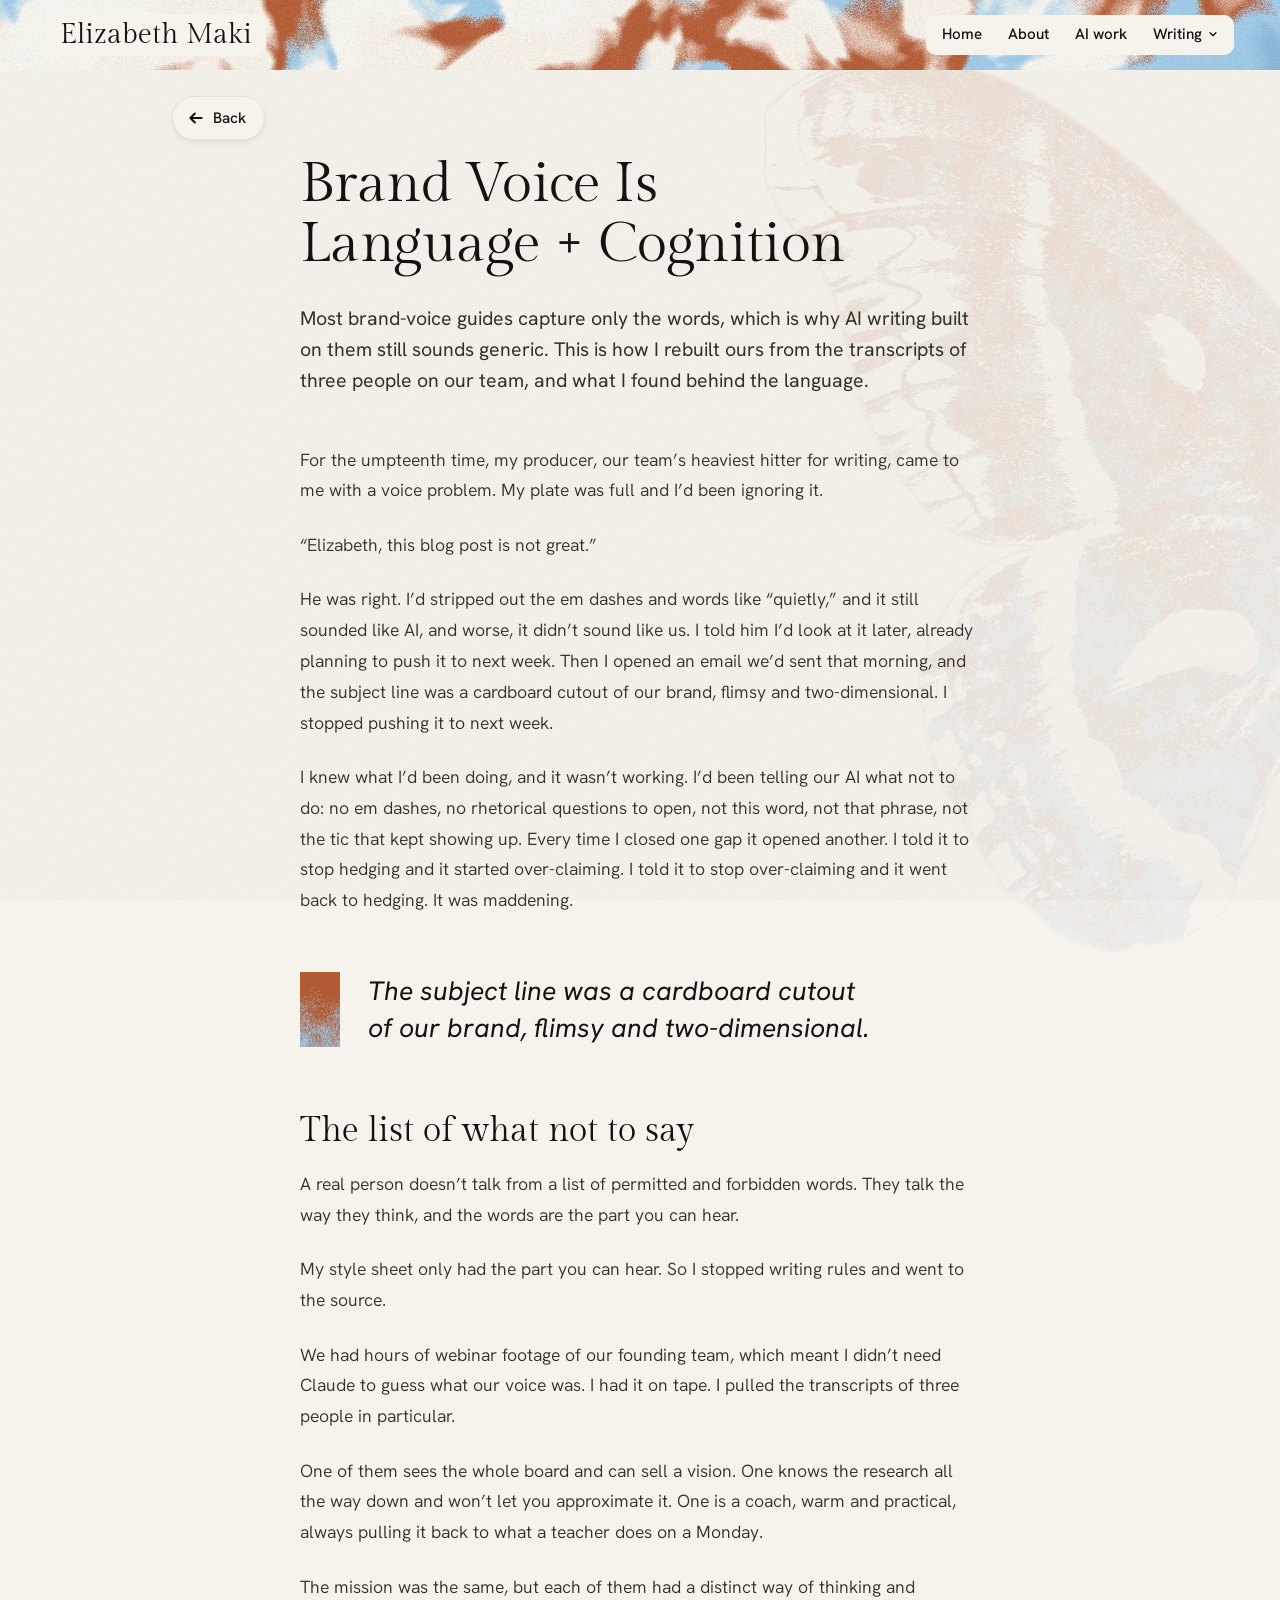
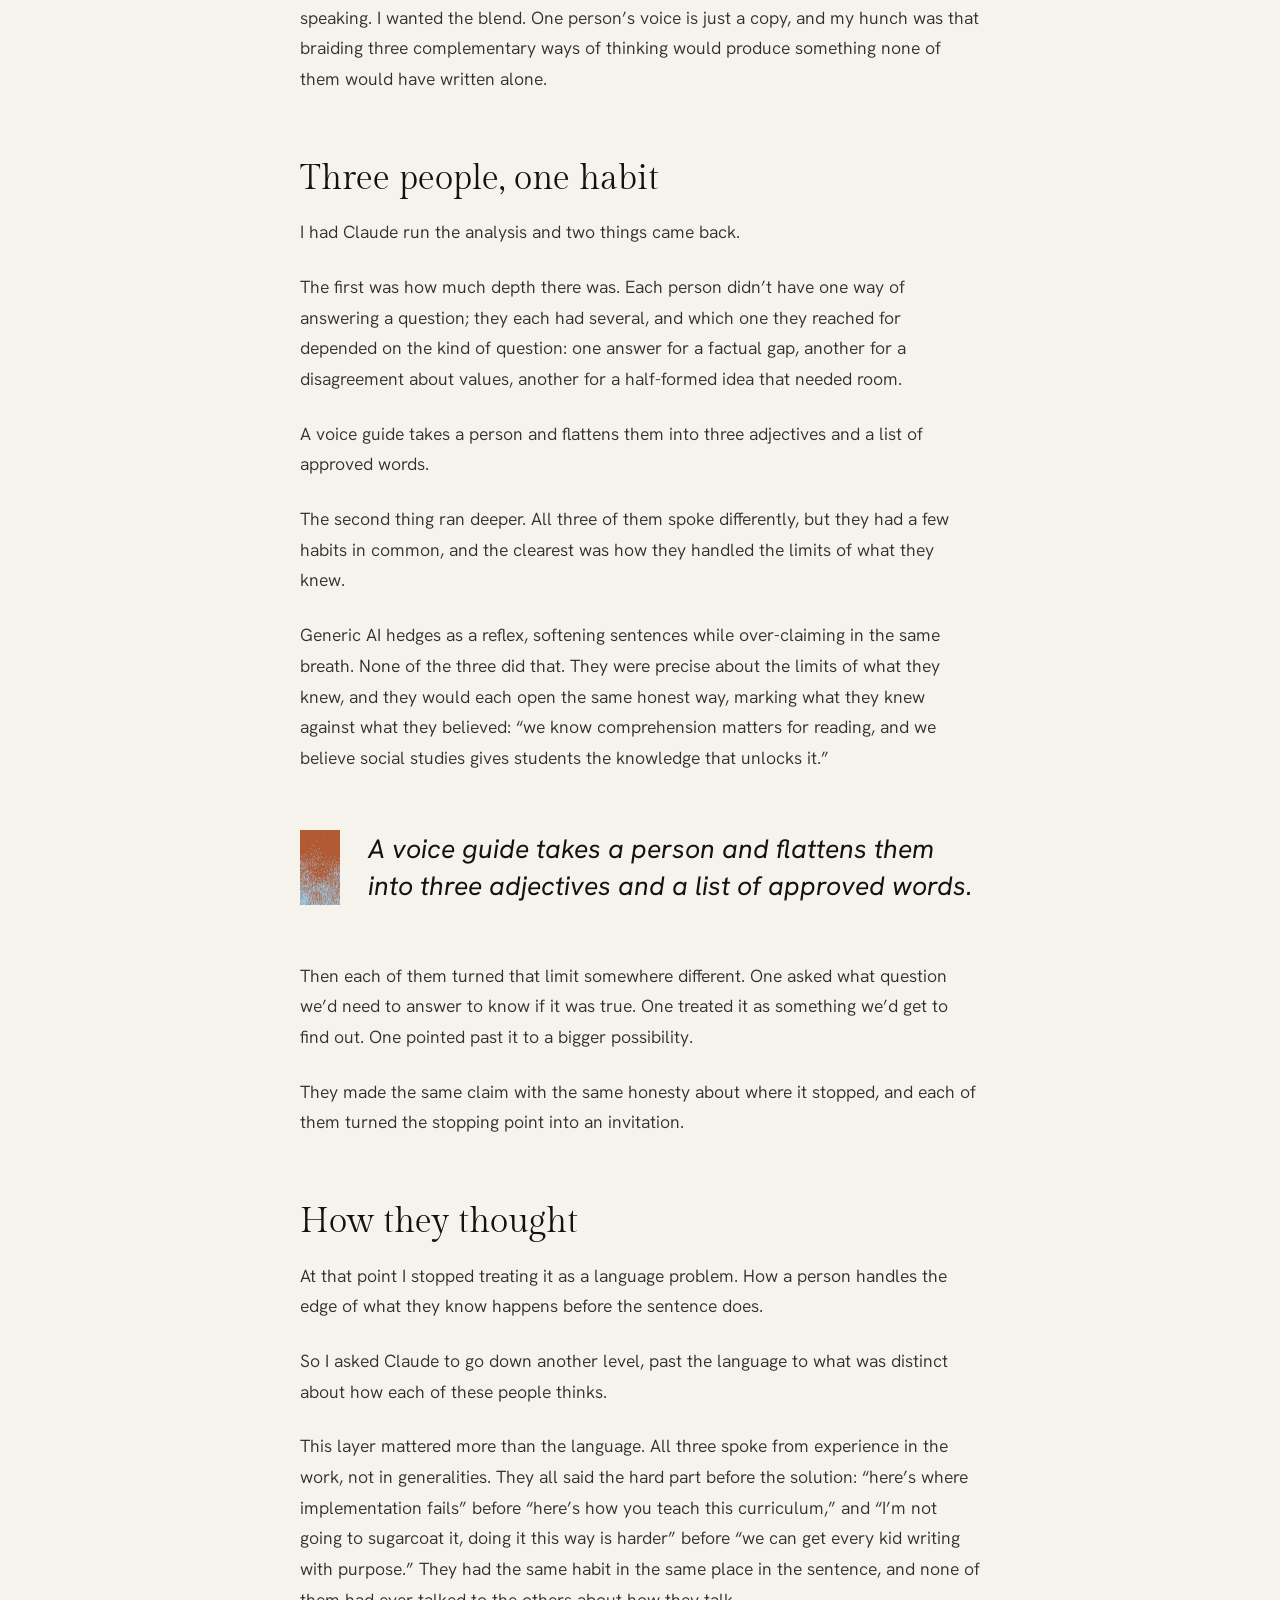
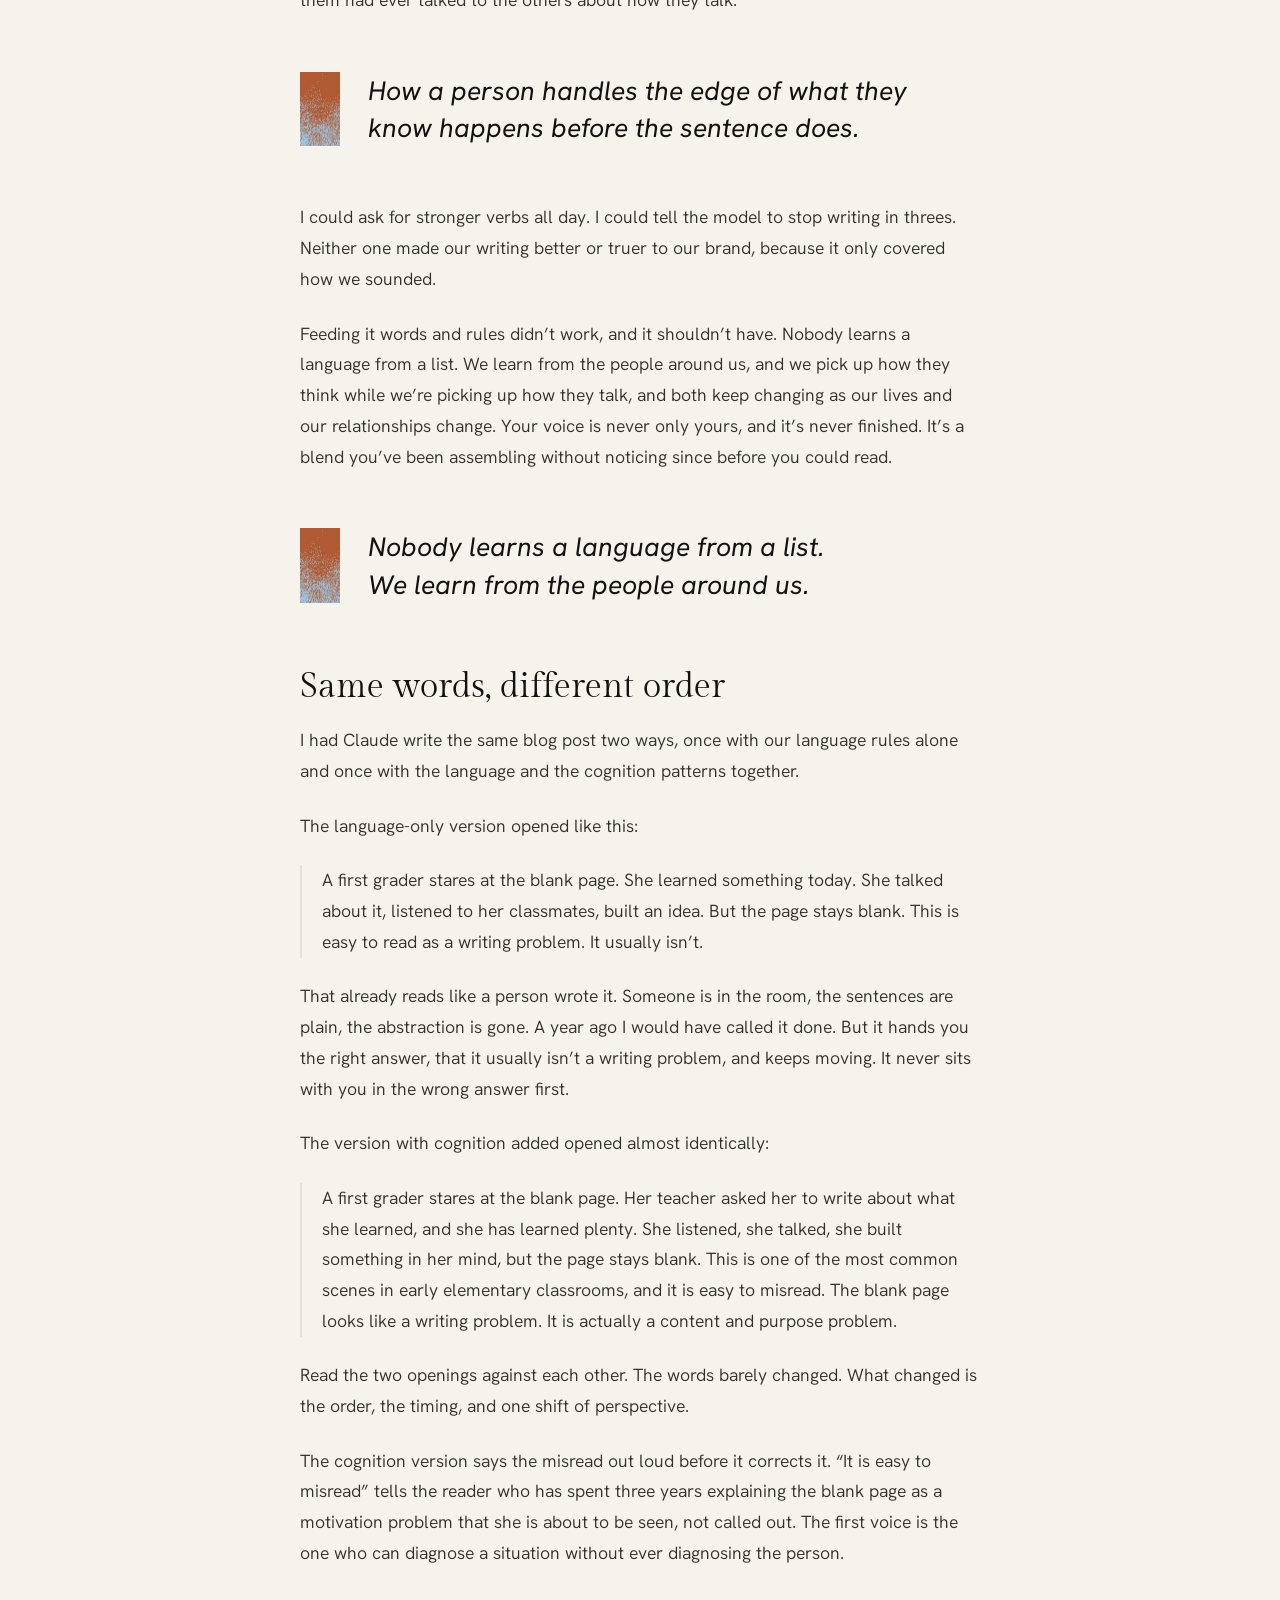
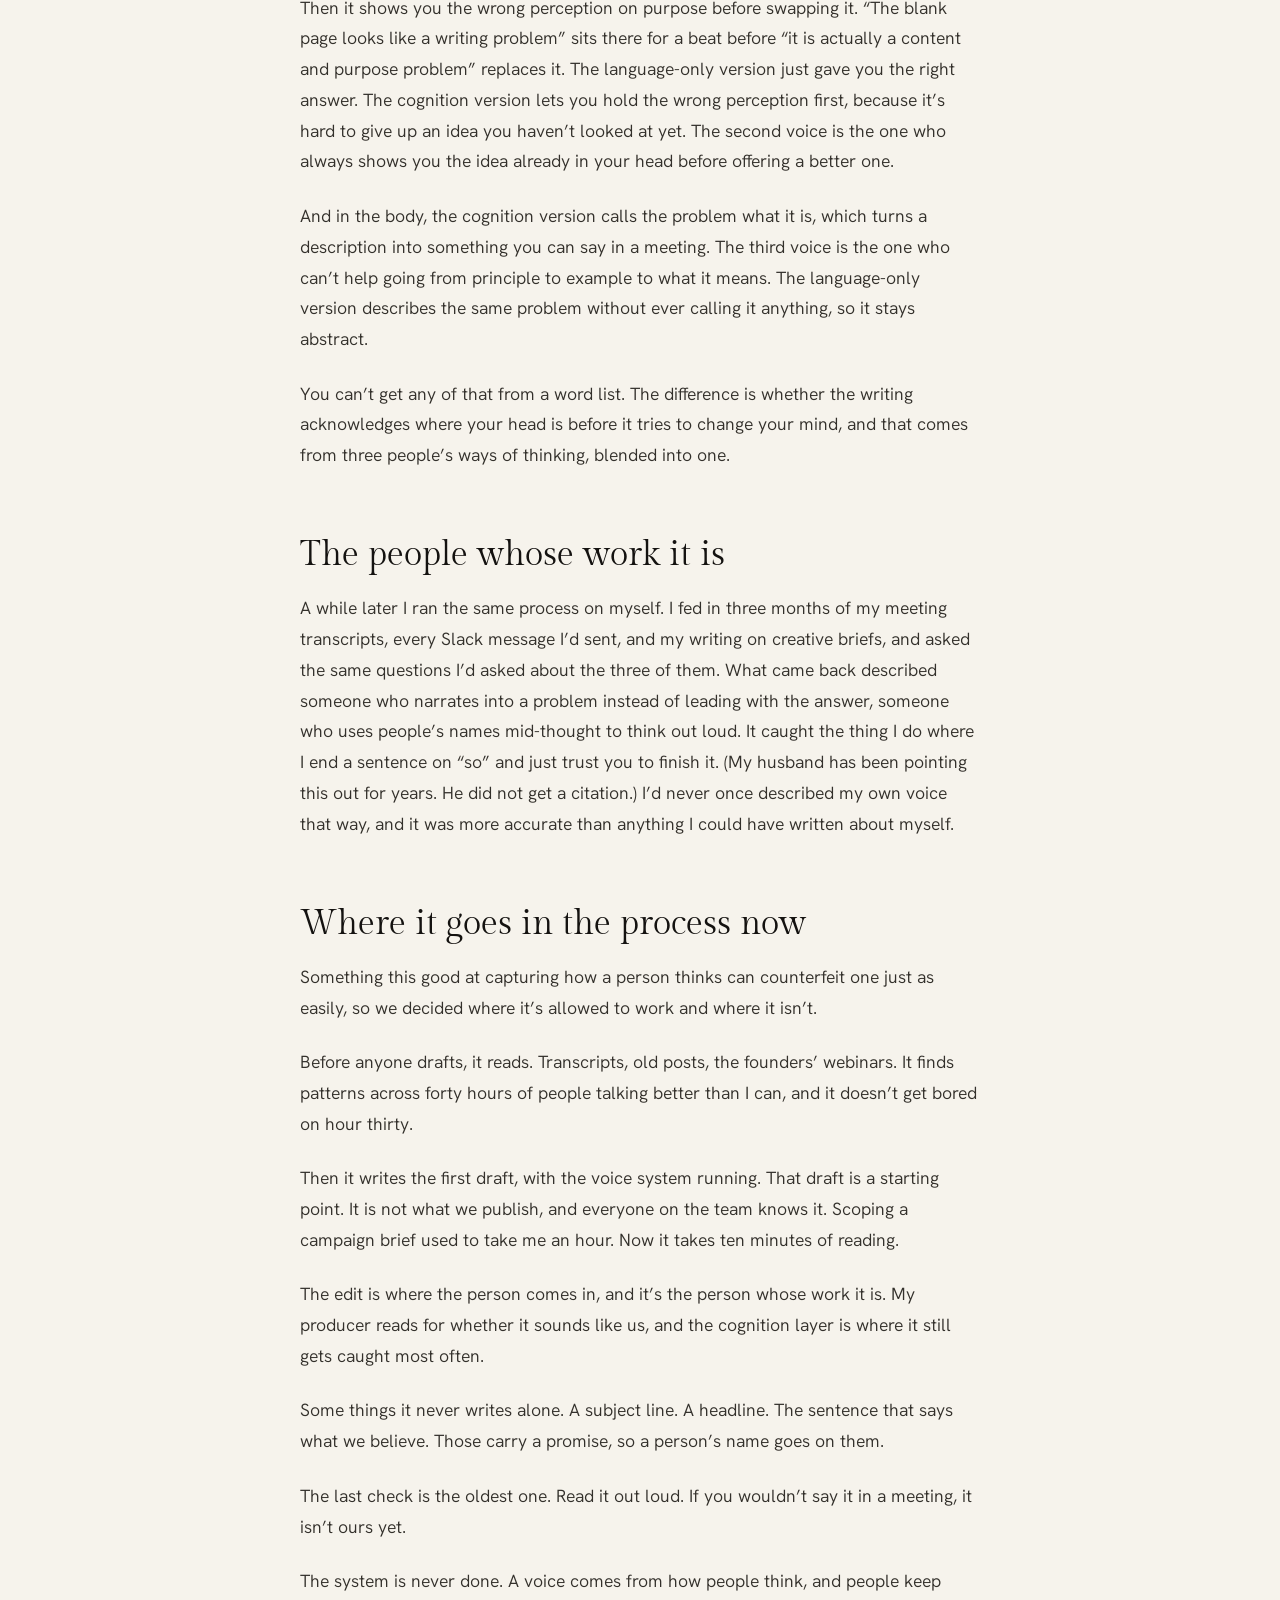
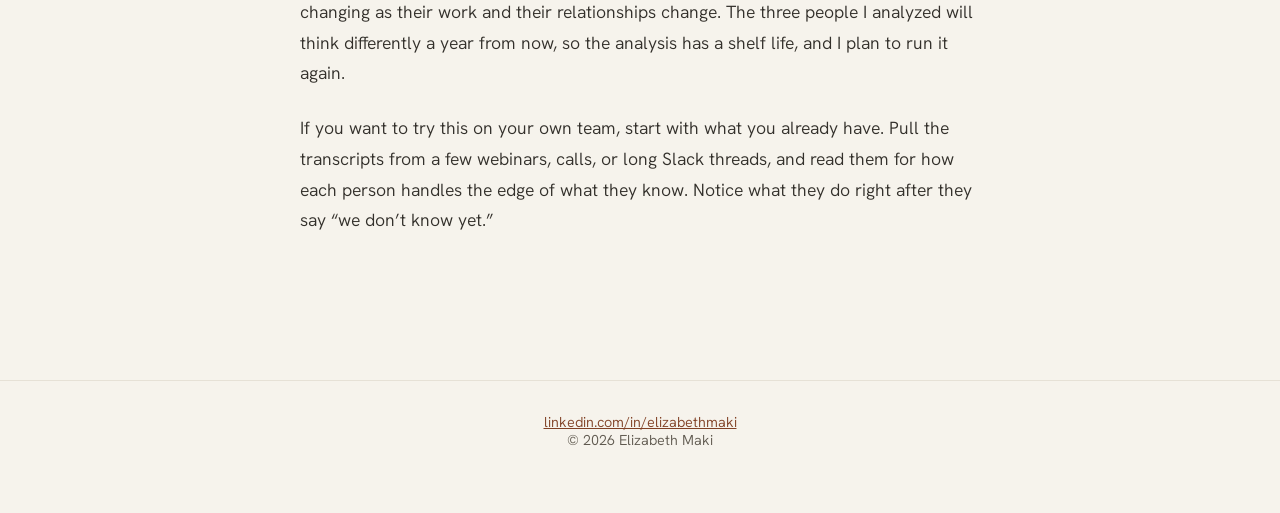
<file: brand-voice-is-language-cognition/index.html>
<!doctype html>
<html lang="en">
<head>
<meta charset="utf-8">
<meta name="viewport" content="width=device-width, initial-scale=1">
<title>Brand Voice Is Language + Cognition | Elizabeth Maki</title>
<meta name="description" content="Most brand-voice guides capture only the words, which is why AI writing built on them still sounds generic.">
<meta name="robots" content="index, follow, max-image-preview:large">
<link rel="canonical" href="https://elizabethmaki.com/brand-voice-is-language-cognition/">
<meta name="theme-color" content="#F6F3EC">
<meta property="og:title" content="Brand Voice Is Language + Cognition">
<meta property="og:description" content="Most brand-voice guides capture only the words, which is why AI writing built on them still sounds generic.">
<meta property="og:image" content="https://elizabethmaki.com/img/og-card.jpg">
<meta property="og:image:width" content="1200">
<meta property="og:image:height" content="630">
<meta property="og:url" content="https://elizabethmaki.com/brand-voice-is-language-cognition/">
<meta property="og:type" content="article">
<meta name="twitter:card" content="summary_large_image">
<link rel="icon" href="../img/headshot-bw.jpg">
<link rel="stylesheet" href="https://fonts.googleapis.com/css2?family=Gilda+Display&family=Hanken+Grotesk:ital,wght@0,300..600;1,300..600&display=swap">
<link rel="stylesheet" href="../essay.css">
<script data-goatcounter="https://elizabethmaki.goatcounter.com/count" async src="https://gc.zgo.at/count.js"></script>
</head>
<body>
<div class="wing" aria-hidden="true"></div>
<a class="skip" href="#main">Skip to content</a>
<header class="topnav"><div class="topnav-inner"><a class="brand" href="../">Elizabeth Maki</a>
<button type="button" class="nav-toggle" id="navToggle" aria-expanded="false" aria-controls="primaryNav" aria-label="Open menu"><svg class="burger" viewBox="0 0 24 24" width="22" height="22" fill="none" stroke="currentColor" stroke-width="2" stroke-linecap="round" aria-hidden="true"><path class="b1" d="M4 7h16"/><path class="b2" d="M4 12h16"/><path class="b3" d="M4 17h16"/></svg></button><nav aria-label="Primary" id="primaryNav"><a href="../">Home</a><a href="../#about">About</a><a href="https://lnkd.in/p/gwrY22xy" target="_blank" rel="noopener">AI work<span class="sr-only"> (opens in a new tab on LinkedIn)</span></a>
<div class="nav-dd"><button type="button" id="navWriting" aria-expanded="false" aria-controls="navMenu" aria-haspopup="true">Writing <svg viewBox="0 0 12 12" width="10" height="10" fill="none" stroke="currentColor" stroke-width="1.6" stroke-linecap="round" stroke-linejoin="round" aria-hidden="true"><path d="M2.5 4.5 6 8l3.5-3.5"/></svg></button><div class="nav-menu" id="navMenu"><a href="../in-praise-of-being-off-balance/">In praise of being off-balance</a><a href="../brand-voice-is-language-cognition/">Brand Voice Is Language + Cognition</a></div></div></nav></div></header>
<a class="back" id="back" href="../#writing" aria-label="Back to the portfolio"><svg width="18" height="18" viewBox="0 0 16 16" fill="none" stroke="currentColor" stroke-width="1.8" stroke-linecap="round" stroke-linejoin="round" aria-hidden="true"><path d="M13 8H3M7 4 3 8l4 4"/></svg><span>Back</span></a>
<main id="main" tabindex="-1">
<article>
<h1>Brand Voice Is Language + Cognition</h1>
<p class="dek">Most brand-voice guides capture only the words, which is why AI writing built on them still sounds generic. This is how I rebuilt ours from the transcripts of three people on our team, and what I found behind the language.</p>
<p>For the umpteenth time, my producer, our team’s heaviest hitter for writing, came to me with a voice problem. My plate was full and I’d been ignoring it.</p>
<p>“Elizabeth, this blog post is not great.”</p>
<p>He was right. I’d stripped out the em dashes and words like “quietly,” and it still sounded like AI, and worse, it didn’t sound like us. I told him I’d look at it later, already planning to push it to next week. Then I opened an email we’d sent that morning, and the subject line was a cardboard cutout of our brand, flimsy and two-dimensional. I stopped pushing it to next week.</p>
<p>I knew what I’d been doing, and it wasn’t working. I’d been telling our AI what not to do: no em dashes, no rhetorical questions to open, not this word, not that phrase, not the tic that kept showing up. Every time I closed one gap it opened another. I told it to stop hedging and it started over-claiming. I told it to stop over-claiming and it went back to hedging. It was maddening.</p>
<aside class="callout" aria-hidden="true"><p>The subject line was a cardboard cutout of our brand, flimsy and two-dimensional.</p></aside>
<h2>The list of what not to say</h2>
<p>A real person doesn’t talk from a list of permitted and forbidden words. They talk the way they think, and the words are the part you can hear.</p>
<p>My style sheet only had the part you can hear. So I stopped writing rules and went to the source.</p>
<p>We had hours of webinar footage of our founding team, which meant I didn’t need Claude to guess what our voice was. I had it on tape. I pulled the transcripts of three people in particular.</p>
<p>One of them sees the whole board and can sell a vision. One knows the research all the way down and won’t let you approximate it. One is a coach, warm and practical, always pulling it back to what a teacher does on a Monday.</p>
<p>The mission was the same, but each of them had a distinct way of thinking and speaking. I wanted the blend. One person’s voice is just a copy, and my hunch was that braiding three complementary ways of thinking would produce something none of them would have written alone.</p>
<h2>Three people, one habit</h2>
<p>I had Claude run the analysis and two things came back.</p>
<p>The first was how much depth there was. Each person didn’t have one way of answering a question; they each had several, and which one they reached for depended on the kind of question: one answer for a factual gap, another for a disagreement about values, another for a half-formed idea that needed room.</p>
<p>A voice guide takes a person and flattens them into three adjectives and a list of approved words.</p>
<p>The second thing ran deeper. All three of them spoke differently, but they had a few habits in common, and the clearest was how they handled the limits of what they knew.</p>
<p>Generic AI hedges as a reflex, softening sentences while over-claiming in the same breath. None of the three did that. They were precise about the limits of what they knew, and they would each open the same honest way, marking what they knew against what they believed: “we know comprehension matters for reading, and we believe social studies gives students the knowledge that unlocks it.”</p>
<aside class="callout" aria-hidden="true"><p>A voice guide takes a person and flattens them into three adjectives and a list of approved words.</p></aside>
<p>Then each of them turned that limit somewhere different. One asked what question we’d need to answer to know if it was true. One treated it as something we’d get to find out. One pointed past it to a bigger possibility.</p>
<p>They made the same claim with the same honesty about where it stopped, and each of them turned the stopping point into an invitation.</p>
<h2>How they thought</h2>
<p>At that point I stopped treating it as a language problem. How a person handles the edge of what they know happens before the sentence does.</p>
<p>So I asked Claude to go down another level, past the language to what was distinct about how each of these people thinks.</p>
<p>This layer mattered more than the language. All three spoke from experience in the work, not in generalities. They all said the hard part before the solution: “here’s where implementation fails” before “here’s how you teach this curriculum,” and “I’m not going to sugarcoat it, doing it this way is harder” before “we can get every kid writing with purpose.” They had the same habit in the same place in the sentence, and none of them had ever talked to the others about how they talk.</p>
<aside class="callout" aria-hidden="true"><p>How a person handles the edge of what they know happens before the sentence does.</p></aside>
<p>I could ask for stronger verbs all day. I could tell the model to stop writing in threes. Neither one made our writing better or truer to our brand, because it only covered how we sounded.</p>
<p>Feeding it words and rules didn’t work, and it shouldn’t have. Nobody learns a language from a list. We learn from the people around us, and we pick up how they think while we’re picking up how they talk, and both keep changing as our lives and our relationships change. Your voice is never only yours, and it’s never finished. It’s a blend you’ve been assembling without noticing since before you could read.</p>
<aside class="callout" aria-hidden="true"><p>Nobody learns a language from a list. We learn from the people around us.</p></aside>
<h2>Same words, different order</h2>
<p>I had Claude write the same blog post two ways, once with our language rules alone and once with the language and the cognition patterns together.</p>
<p>The language-only version opened like this:</p>
<p class="sample">A first grader stares at the blank page. She learned something today. She talked about it, listened to her classmates, built an idea. But the page stays blank. This is easy to read as a writing problem. It usually isn’t.</p>
<p>That already reads like a person wrote it. Someone is in the room, the sentences are plain, the abstraction is gone. A year ago I would have called it done. But it hands you the right answer, that it usually isn’t a writing problem, and keeps moving. It never sits with you in the wrong answer first.</p>
<p>The version with cognition added opened almost identically:</p>
<p class="sample">A first grader stares at the blank page. Her teacher asked her to write about what she learned, and she has learned plenty. She listened, she talked, she built something in her mind, but the page stays blank. This is one of the most common scenes in early elementary classrooms, and it is easy to misread. The blank page looks like a writing problem. It is actually a content and purpose problem.</p>
<p>Read the two openings against each other. The words barely changed. What changed is the order, the timing, and one shift of perspective.</p>
<p>The cognition version says the misread out loud before it corrects it. “It is easy to misread” tells the reader who has spent three years explaining the blank page as a motivation problem that she is about to be seen, not called out. The first voice is the one who can diagnose a situation without ever diagnosing the person.</p>
<p>Then it shows you the wrong perception on purpose before swapping it. “The blank page looks like a writing problem” sits there for a beat before “it is actually a content and purpose problem” replaces it. The language-only version just gave you the right answer. The cognition version lets you hold the wrong perception first, because it’s hard to give up an idea you haven’t looked at yet. The second voice is the one who always shows you the idea already in your head before offering a better one.</p>
<p>And in the body, the cognition version calls the problem what it is, which turns a description into something you can say in a meeting. The third voice is the one who can’t help going from principle to example to what it means. The language-only version describes the same problem without ever calling it anything, so it stays abstract.</p>
<p>You can’t get any of that from a word list. The difference is whether the writing acknowledges where your head is before it tries to change your mind, and that comes from three people’s ways of thinking, blended into one.</p>
<h2>The people whose work it is</h2>
<p>A while later I ran the same process on myself. I fed in three months of my meeting transcripts, every Slack message I’d sent, and my writing on creative briefs, and asked the same questions I’d asked about the three of them. What came back described someone who narrates into a problem instead of leading with the answer, someone who uses people’s names mid-thought to think out loud. It caught the thing I do where I end a sentence on “so” and just trust you to finish it. (My husband has been pointing this out for years. He did not get a citation.) I’d never once described my own voice that way, and it was more accurate than anything I could have written about myself.</p>
<h2>Where it goes in the process now</h2>
<p>Something this good at capturing how a person thinks can counterfeit one just as easily, so we decided where it’s allowed to work and where it isn’t.</p>
<p>Before anyone drafts, it reads. Transcripts, old posts, the founders’ webinars. It finds patterns across forty hours of people talking better than I can, and it doesn’t get bored on hour thirty.</p>
<p>Then it writes the first draft, with the voice system running. That draft is a starting point. It is not what we publish, and everyone on the team knows it. Scoping a campaign brief used to take me an hour. Now it takes ten minutes of reading.</p>
<p>The edit is where the person comes in, and it’s the person whose work it is. My producer reads for whether it sounds like us, and the cognition layer is where it still gets caught most often.</p>
<p>Some things it never writes alone. A subject line. A headline. The sentence that says what we believe. Those carry a promise, so a person’s name goes on them.</p>
<p>The last check is the oldest one. Read it out loud. If you wouldn’t say it in a meeting, it isn’t ours yet.</p>
<p>The system is never done. A voice comes from how people think, and people keep changing as their work and their relationships change. The three people I analyzed will think differently a year from now, so the analysis has a shelf life, and I plan to run it again.</p>
<p>If you want to try this on your own team, start with what you already have. Pull the transcripts from a few webinars, calls, or long Slack threads, and read them for how each person handles the edge of what they know. Notice what they do right after they say “we don’t know yet.”</p>
</article>
</main>
<footer><a href="https://www.linkedin.com/in/elizabethmaki">linkedin.com/in/elizabethmaki</a><br>© 2026 Elizabeth Maki</footer>
<script>
const topnavEl = document.querySelector('.topnav'), navToggle = document.getElementById('navToggle');
function setNav(open) { topnavEl.classList.toggle('menu-open', open); navToggle.setAttribute('aria-expanded', String(open)); navToggle.setAttribute('aria-label', open ? 'Close menu' : 'Open menu'); }
navToggle.addEventListener('click', (e) => { e.stopPropagation(); setNav(!topnavEl.classList.contains('menu-open')); });
document.querySelectorAll('.topnav nav a').forEach((a) => a.addEventListener('click', () => setNav(false)));
document.addEventListener('click', (e) => { if (!topnavEl.contains(e.target)) setNav(false); });
document.addEventListener('keydown', (e) => { if (e.key === 'Escape' && topnavEl.classList.contains('menu-open')) { setNav(false); navToggle.focus(); } });
document.getElementById('back').addEventListener('click', (e) => { try { const r = new URL(document.referrer), home = new URL('../', location.href); if (r.origin === home.origin && r.pathname === home.pathname) { e.preventDefault(); history.back(); } } catch (_) {} });
const btn = document.getElementById('navWriting');
btn.addEventListener('click', (e) => { e.stopPropagation(); btn.setAttribute('aria-expanded', String(btn.getAttribute('aria-expanded') !== 'true')); });
document.addEventListener('click', (e) => { if (!document.getElementById('navMenu').contains(e.target)) btn.setAttribute('aria-expanded', 'false'); });
document.addEventListener('keydown', (e) => { if (e.key === 'Escape' && btn.getAttribute('aria-expanded') === 'true') { btn.setAttribute('aria-expanded', 'false'); btn.focus(); } });
document.querySelector('.nav-dd').addEventListener('focusout', (e) => { if (!e.currentTarget.contains(e.relatedTarget)) btn.setAttribute('aria-expanded', 'false'); });
</script>
</body>
</html>
</file>
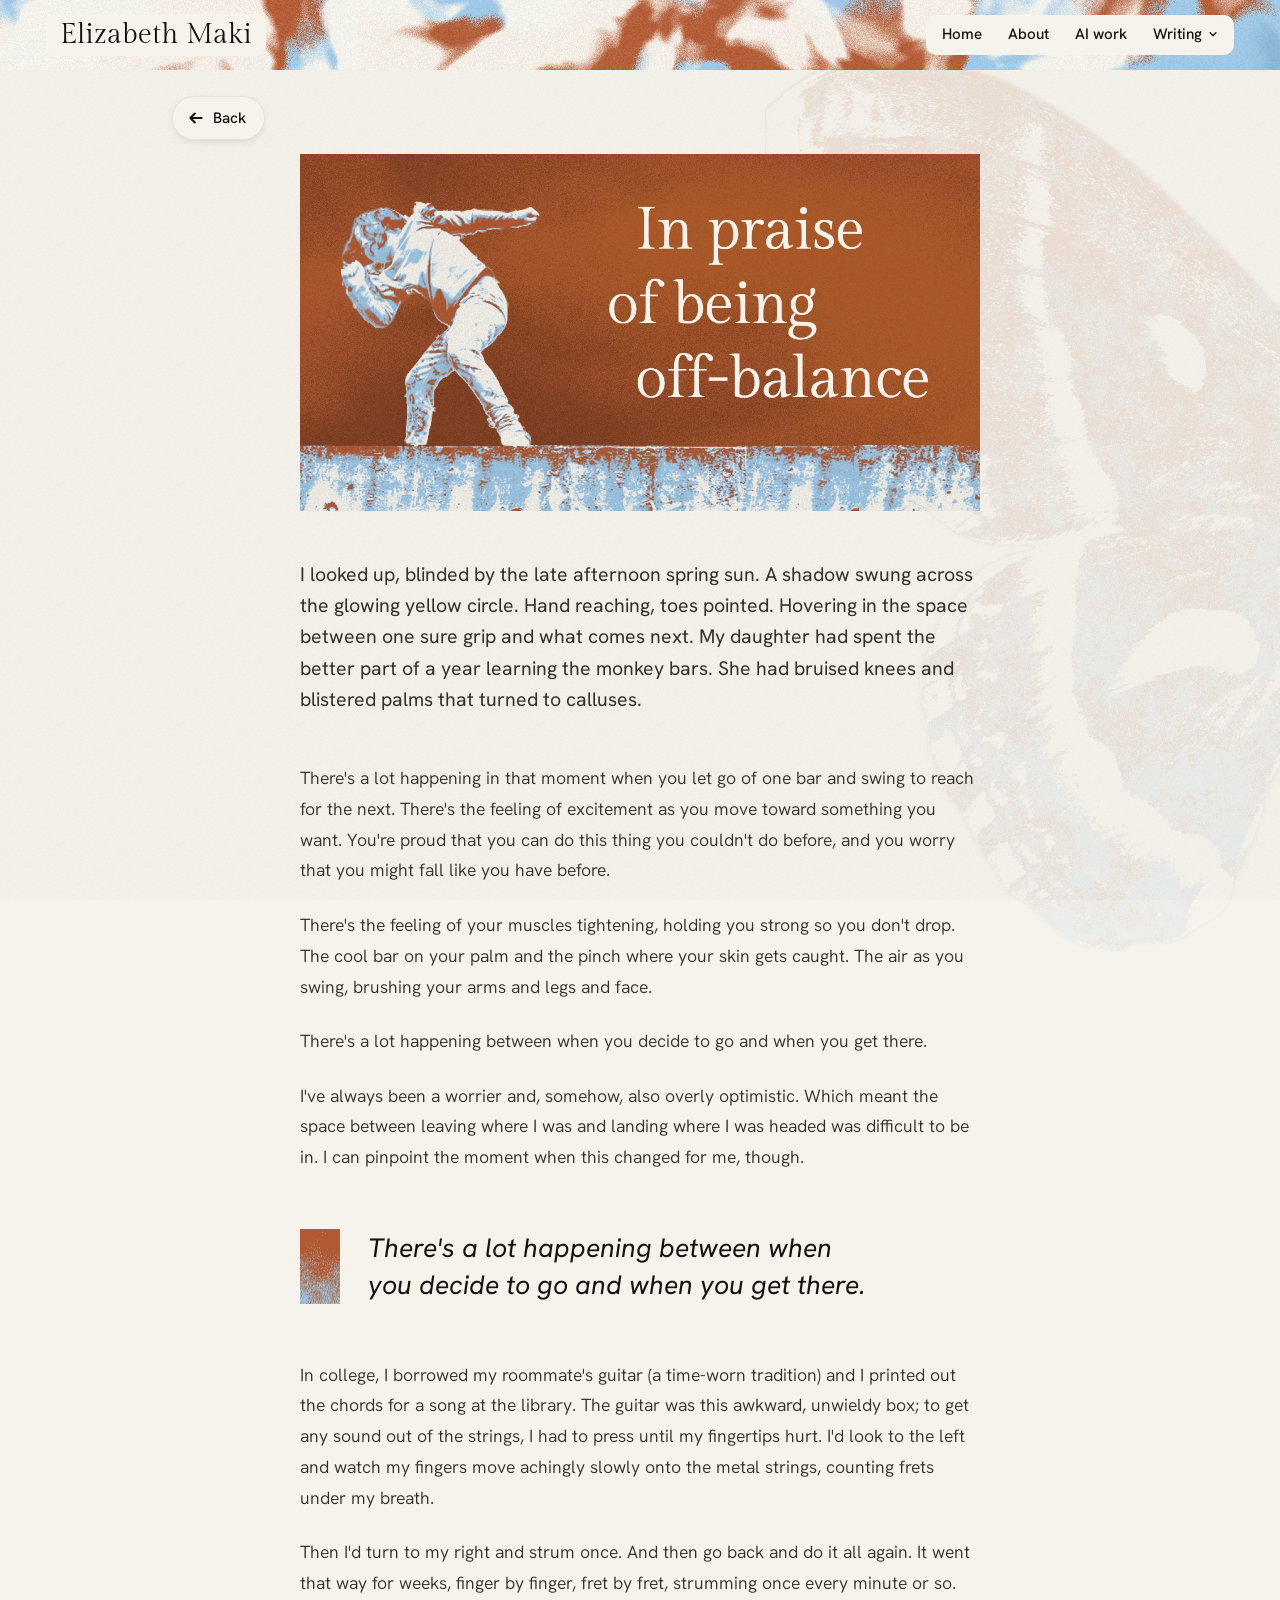
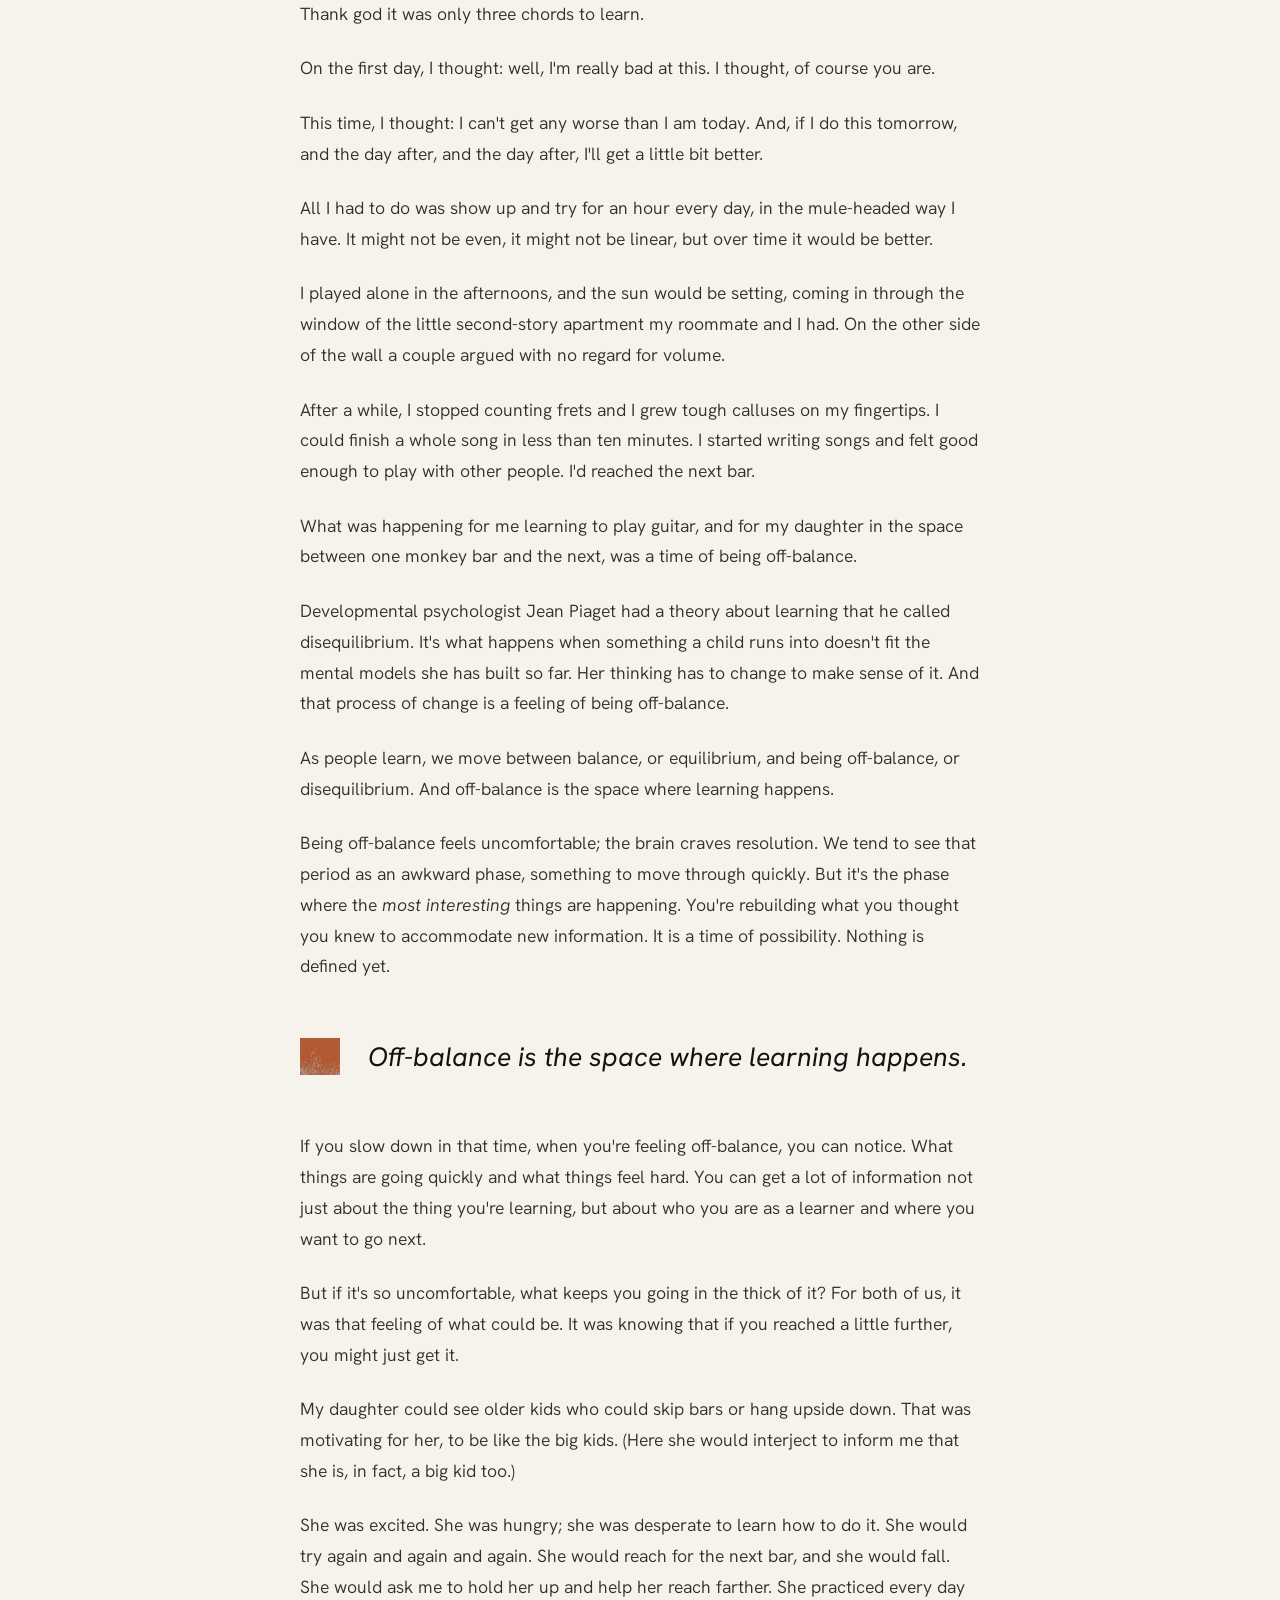
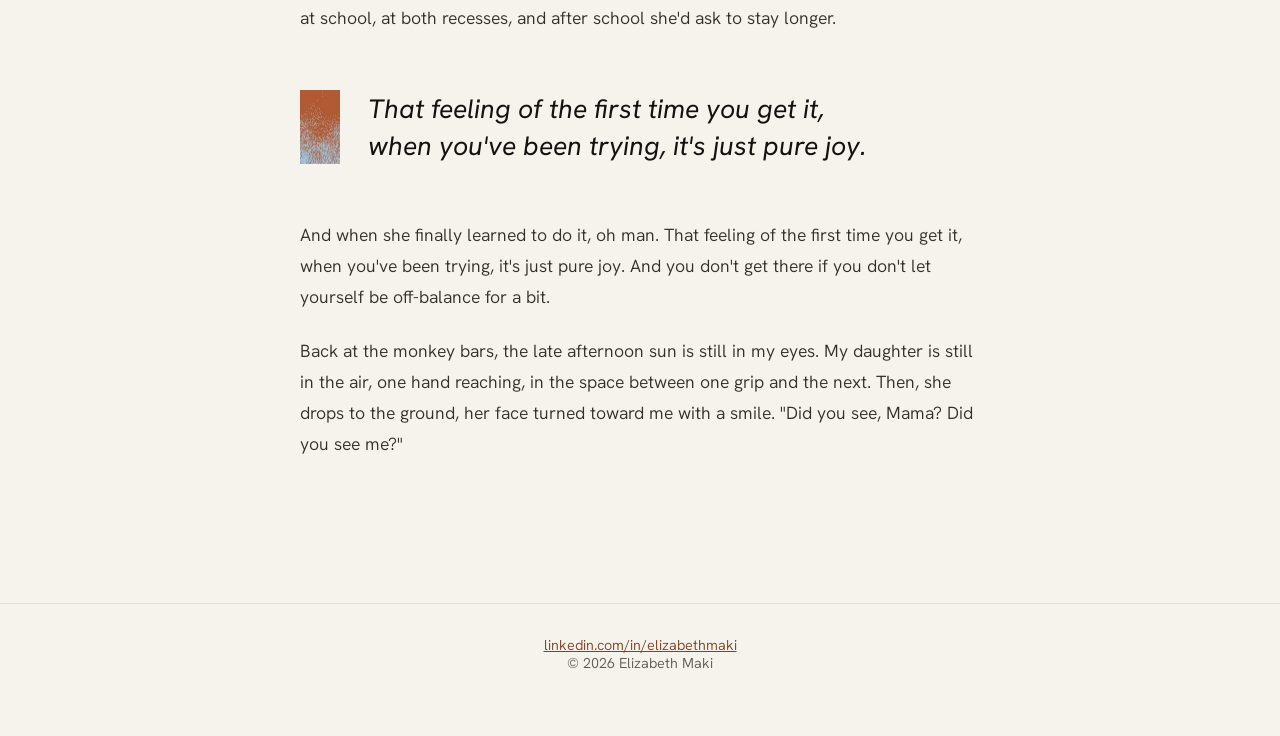
<file: in-praise-of-being-off-balance/index.html>
<!doctype html>
<html lang="en">
<head>
<meta charset="utf-8">
<meta name="viewport" content="width=device-width, initial-scale=1">
<title>In praise of being off-balance | Elizabeth Maki</title>
<meta name="description" content="On learning the monkey bars and a borrowed guitar, and why the off-balance stretch of learning is the part worth noticing.">
<meta name="robots" content="noindex, nofollow, noarchive, noimageindex">
<link rel="canonical" href="https://elizabethmaki.com/in-praise-of-being-off-balance/">
<meta name="theme-color" content="#F6F3EC">
<meta property="og:title" content="In praise of being off-balance">
<meta property="og:description" content="On learning the monkey bars and a borrowed guitar, and why the off-balance stretch of learning is the part worth noticing.">
<meta property="og:image" content="https://elizabethmaki.com/img/off-balance-hero.jpg">
<meta property="og:image:width" content="1200">
<meta property="og:image:height" content="630">
<meta property="og:url" content="https://elizabethmaki.com/in-praise-of-being-off-balance/">
<meta property="og:type" content="article">
<meta name="twitter:card" content="summary_large_image">
<link rel="icon" href="../img/headshot-bw.jpg">
<link rel="stylesheet" href="https://fonts.googleapis.com/css2?family=Gilda+Display&family=Hanken+Grotesk:ital,wght@0,300..600;1,300..600&display=swap">
<link rel="stylesheet" href="../essay.css">
<script data-goatcounter="https://elizabethmaki.goatcounter.com/count" async src="https://gc.zgo.at/count.js"></script>
</head>
<body>
<div class="wing" aria-hidden="true"></div>
<a class="skip" href="#main">Skip to content</a>
<header class="topnav"><div class="topnav-inner"><a class="brand" href="../">Elizabeth Maki</a>
<button type="button" class="nav-toggle" id="navToggle" aria-expanded="false" aria-controls="primaryNav" aria-label="Open menu"><svg class="burger" viewBox="0 0 24 24" width="22" height="22" fill="none" stroke="currentColor" stroke-width="2" stroke-linecap="round" aria-hidden="true"><path class="b1" d="M4 7h16"/><path class="b2" d="M4 12h16"/><path class="b3" d="M4 17h16"/></svg></button><nav aria-label="Primary" id="primaryNav"><a href="../">Home</a><a href="../#about">About</a><a href="https://lnkd.in/p/gwrY22xy" target="_blank" rel="noopener">AI work<span class="sr-only"> (opens in a new tab on LinkedIn)</span></a>
<div class="nav-dd"><button type="button" id="navWriting" aria-expanded="false" aria-controls="navMenu" aria-haspopup="true">Writing <svg viewBox="0 0 12 12" width="10" height="10" fill="none" stroke="currentColor" stroke-width="1.6" stroke-linecap="round" stroke-linejoin="round" aria-hidden="true"><path d="M2.5 4.5 6 8l3.5-3.5"/></svg></button><div class="nav-menu" id="navMenu"><a href="../in-praise-of-being-off-balance/">In praise of being off-balance</a><a href="../brand-voice-is-language-cognition/">Brand Voice Is Language + Cognition</a></div></div></nav></div></header>
<a class="back" id="back" href="../#writing" aria-label="Back to the portfolio"><svg width="18" height="18" viewBox="0 0 16 16" fill="none" stroke="currentColor" stroke-width="1.8" stroke-linecap="round" stroke-linejoin="round" aria-hidden="true"><path d="M13 8H3M7 4 3 8l4 4"/></svg><span>Back</span></a>
<main id="main" tabindex="-1">
<article>
<figure class="masthead"><img src="../img/off-balance-hero.jpg" width="1200" height="630" alt="A child caught mid-stumble on a concrete wall, in rust, sky blue and bone, beside the title In praise of being off-balance."></figure>
<h1 class="sr-only">In praise of being off-balance</h1>
<p class="dek">I looked up, blinded by the late afternoon spring sun. A shadow swung across the glowing yellow circle. Hand reaching, toes pointed. Hovering in the space between one sure grip and what comes next. My daughter had spent the better part of a year learning the monkey bars. She had bruised knees and blistered palms that turned to calluses.</p>
<p>There's a lot happening in that moment when you let go of one bar and swing to reach for the next. There's the feeling of excitement as you move toward something you want. You're proud that you can do this thing you couldn't do before, and you worry that you might fall like you have before.</p>
<p>There's the feeling of your muscles tightening, holding you strong so you don't drop. The cool bar on your palm and the pinch where your skin gets caught. The air as you swing, brushing your arms and legs and face.</p>
<p>There's a lot happening between when you decide to go and when you get there.</p>
<p>I've always been a worrier and, somehow, also overly optimistic. Which meant the space between leaving where I was and landing where I was headed was difficult to be in. I can pinpoint the moment when this changed for me, though.</p>
<aside class="callout" aria-hidden="true"><p>There's a lot happening between when you decide to go and when you get there.</p></aside>
<p>In college, I borrowed my roommate's guitar (a time-worn tradition) and I printed out the chords for a song at the library. The guitar was this awkward, unwieldy box; to get any sound out of the strings, I had to press until my fingertips hurt. I'd look to the left and watch my fingers move achingly slowly onto the metal strings, counting frets under my breath.</p>
<p>Then I'd turn to my right and strum once. And then go back and do it all again. It went that way for weeks, finger by finger, fret by fret, strumming once every minute or so. Thank god it was only three chords to learn.</p>
<p>On the first day, I thought: well, I'm really bad at this. I thought, of course you are.</p>
<p>This time, I thought: I can't get any worse than I am today. And, if I do this tomorrow, and the day after, and the day after, I'll get a little bit better.</p>
<p>All I had to do was show up and try for an hour every day, in the mule-headed way I have. It might not be even, it might not be linear, but over time it would be better.</p>
<p>I played alone in the afternoons, and the sun would be setting, coming in through the window of the little second-story apartment my roommate and I had. On the other side of the wall a couple argued with no regard for volume.</p>
<p>After a while, I stopped counting frets and I grew tough calluses on my fingertips. I could finish a whole song in less than ten minutes. I started writing songs and felt good enough to play with other people. I'd reached the next bar.</p>
<p>What was happening for me learning to play guitar, and for my daughter in the space between one monkey bar and the next, was a time of being off-balance.</p>
<p>Developmental psychologist Jean Piaget had a theory about learning that he called disequilibrium. It's what happens when something a child runs into doesn't fit the mental models she has built so far. Her thinking has to change to make sense of it. And that process of change is a feeling of being off-balance.</p>
<p>As people learn, we move between balance, or equilibrium, and being off-balance, or disequilibrium. And off-balance is the space where learning happens.</p>
<p>Being off-balance feels uncomfortable; the brain craves resolution. We tend to see that period as an awkward phase, something to move through quickly. But it's the phase where the <em>most interesting</em> things are happening. You're rebuilding what you thought you knew to accommodate new information. It is a time of possibility. Nothing is defined yet.</p>
<aside class="callout" aria-hidden="true"><p>Off-balance is the space where learning happens.</p></aside>
<p>If you slow down in that time, when you're feeling off-balance, you can notice. What things are going quickly and what things feel hard. You can get a lot of information not just about the thing you're learning, but about who you are as a learner and where you want to go next.</p>
<p>But if it's so uncomfortable, what keeps you going in the thick of it? For both of us, it was that feeling of what could be. It was knowing that if you reached a little further, you might just get it.</p>
<p>My daughter could see older kids who could skip bars or hang upside down. That was motivating for her, to be like the big kids. (Here she would interject to inform me that she is, in fact, a big kid too.)</p>
<p>She was excited. She was hungry; she was desperate to learn how to do it. She would try again and again and again. She would reach for the next bar, and she would fall. She would ask me to hold her up and help her reach farther. She practiced every day at school, at both recesses, and after school she'd ask to stay longer.</p>
<aside class="callout" aria-hidden="true"><p>That feeling of the first time you get it, when you've been trying, it's just pure joy.</p></aside>
<p>And when she finally learned to do it, oh man. That feeling of the first time you get it, when you've been trying, it's just pure joy. And you don't get there if you don't let yourself be off-balance for a bit.</p>
<p>Back at the monkey bars, the late afternoon sun is still in my eyes. My daughter is still in the air, one hand reaching, in the space between one grip and the next. Then, she drops to the ground, her face turned toward me with a smile. "Did you see, Mama? Did you see me?"</p>
</article>
</main>
<footer><a href="https://www.linkedin.com/in/elizabethmaki">linkedin.com/in/elizabethmaki</a><br>© 2026 Elizabeth Maki</footer>
<script>
const topnavEl = document.querySelector('.topnav'), navToggle = document.getElementById('navToggle');
function setNav(open) { topnavEl.classList.toggle('menu-open', open); navToggle.setAttribute('aria-expanded', String(open)); navToggle.setAttribute('aria-label', open ? 'Close menu' : 'Open menu'); }
navToggle.addEventListener('click', (e) => { e.stopPropagation(); setNav(!topnavEl.classList.contains('menu-open')); });
document.querySelectorAll('.topnav nav a').forEach((a) => a.addEventListener('click', () => setNav(false)));
document.addEventListener('click', (e) => { if (!topnavEl.contains(e.target)) setNav(false); });
document.addEventListener('keydown', (e) => { if (e.key === 'Escape' && topnavEl.classList.contains('menu-open')) { setNav(false); navToggle.focus(); } });
document.getElementById('back').addEventListener('click', (e) => { try { const r = new URL(document.referrer), home = new URL('../', location.href); if (r.origin === home.origin && r.pathname === home.pathname) { e.preventDefault(); history.back(); } } catch (_) {} });
const btn = document.getElementById('navWriting');
btn.addEventListener('click', (e) => { e.stopPropagation(); btn.setAttribute('aria-expanded', String(btn.getAttribute('aria-expanded') !== 'true')); });
document.addEventListener('click', (e) => { if (!document.getElementById('navMenu').contains(e.target)) btn.setAttribute('aria-expanded', 'false'); });
document.addEventListener('keydown', (e) => { if (e.key === 'Escape' && btn.getAttribute('aria-expanded') === 'true') { btn.setAttribute('aria-expanded', 'false'); btn.focus(); } });
document.querySelector('.nav-dd').addEventListener('focusout', (e) => { if (!e.currentTarget.contains(e.relatedTarget)) btn.setAttribute('aria-expanded', 'false'); });
</script>
</body>
</html>
</file>
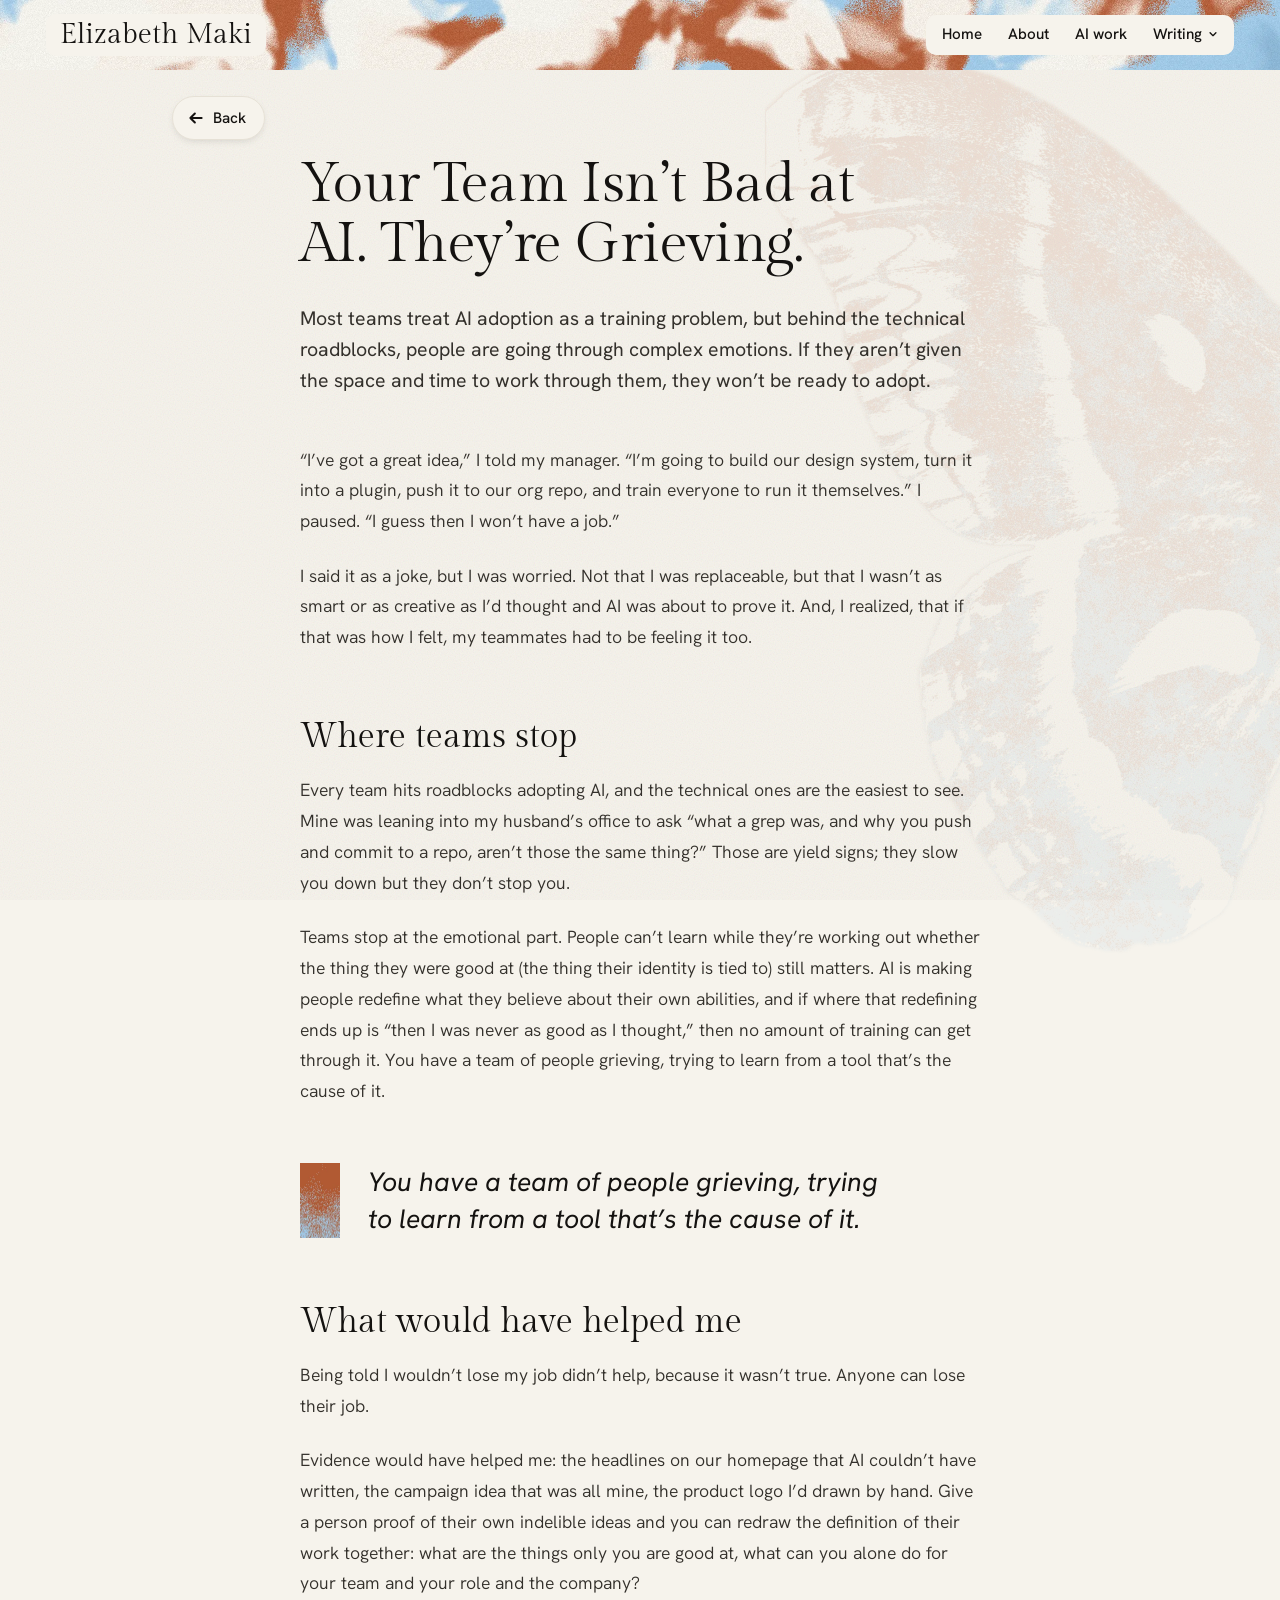
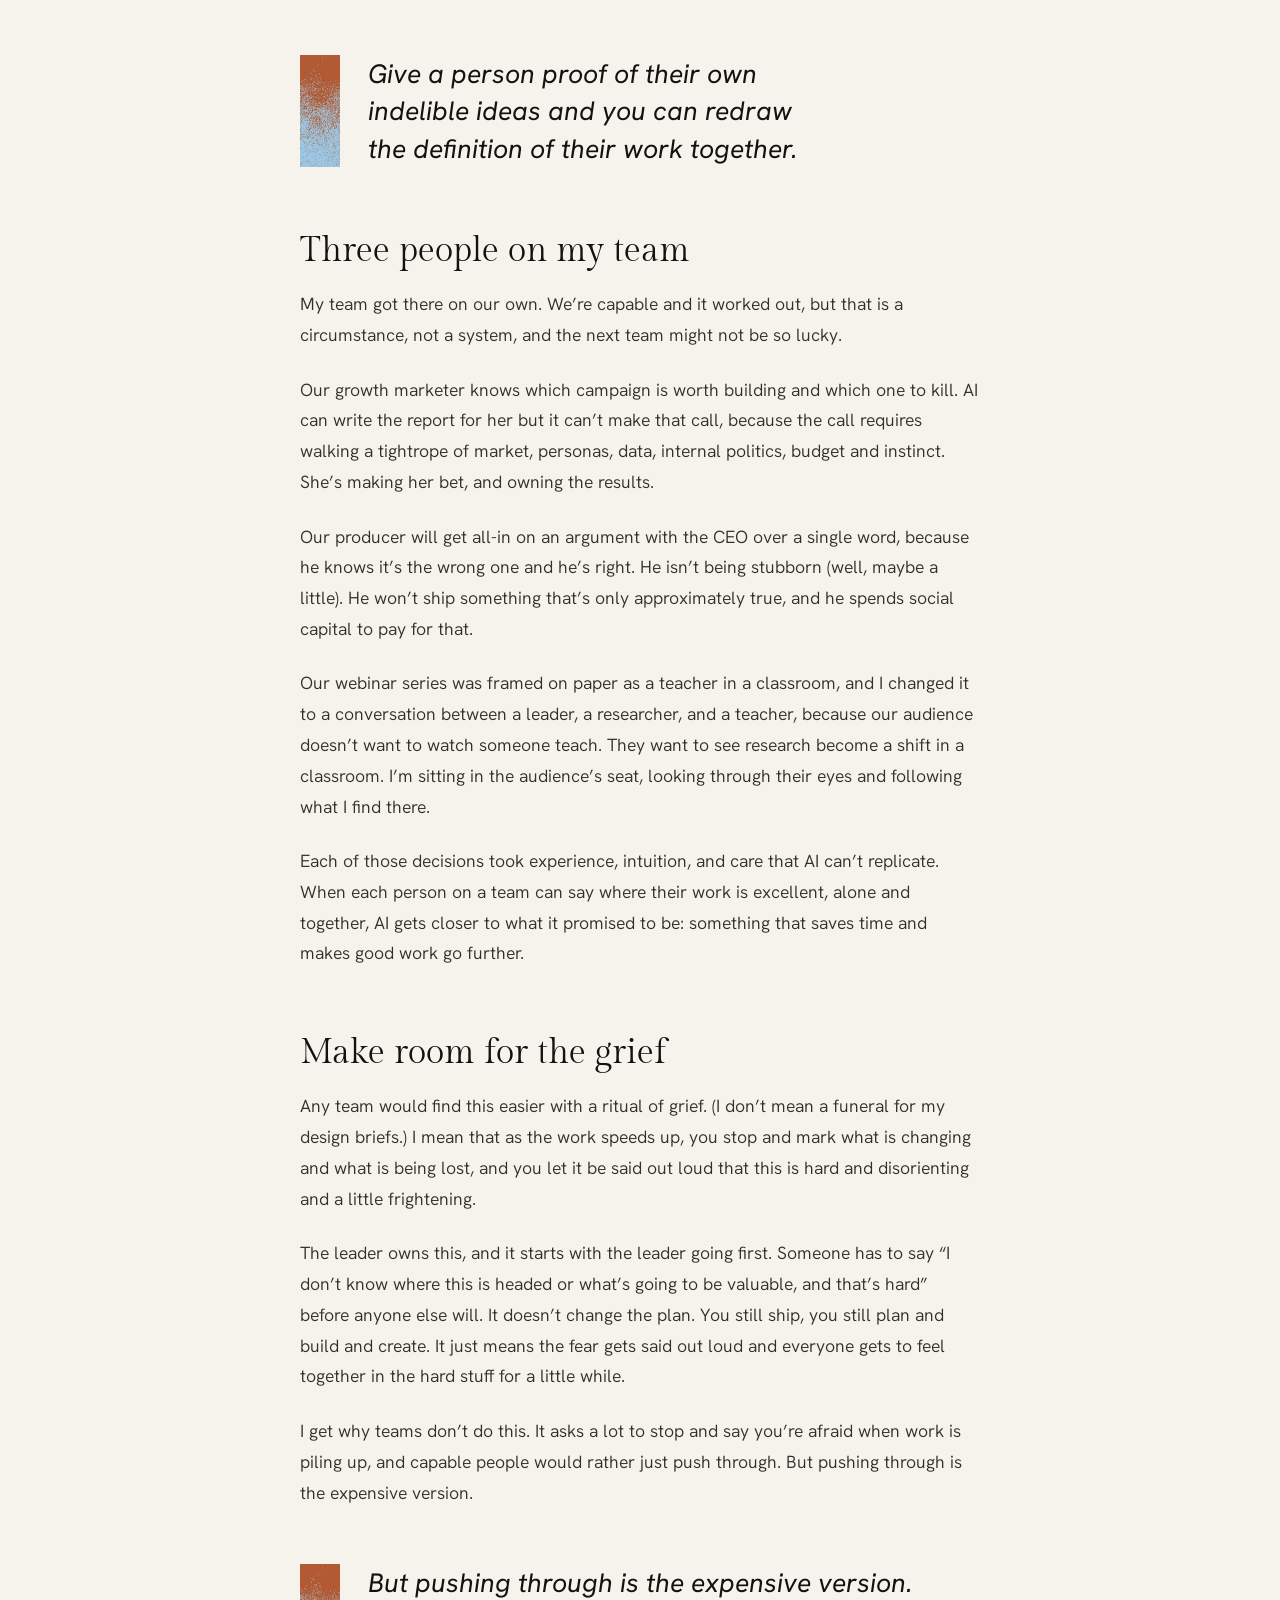
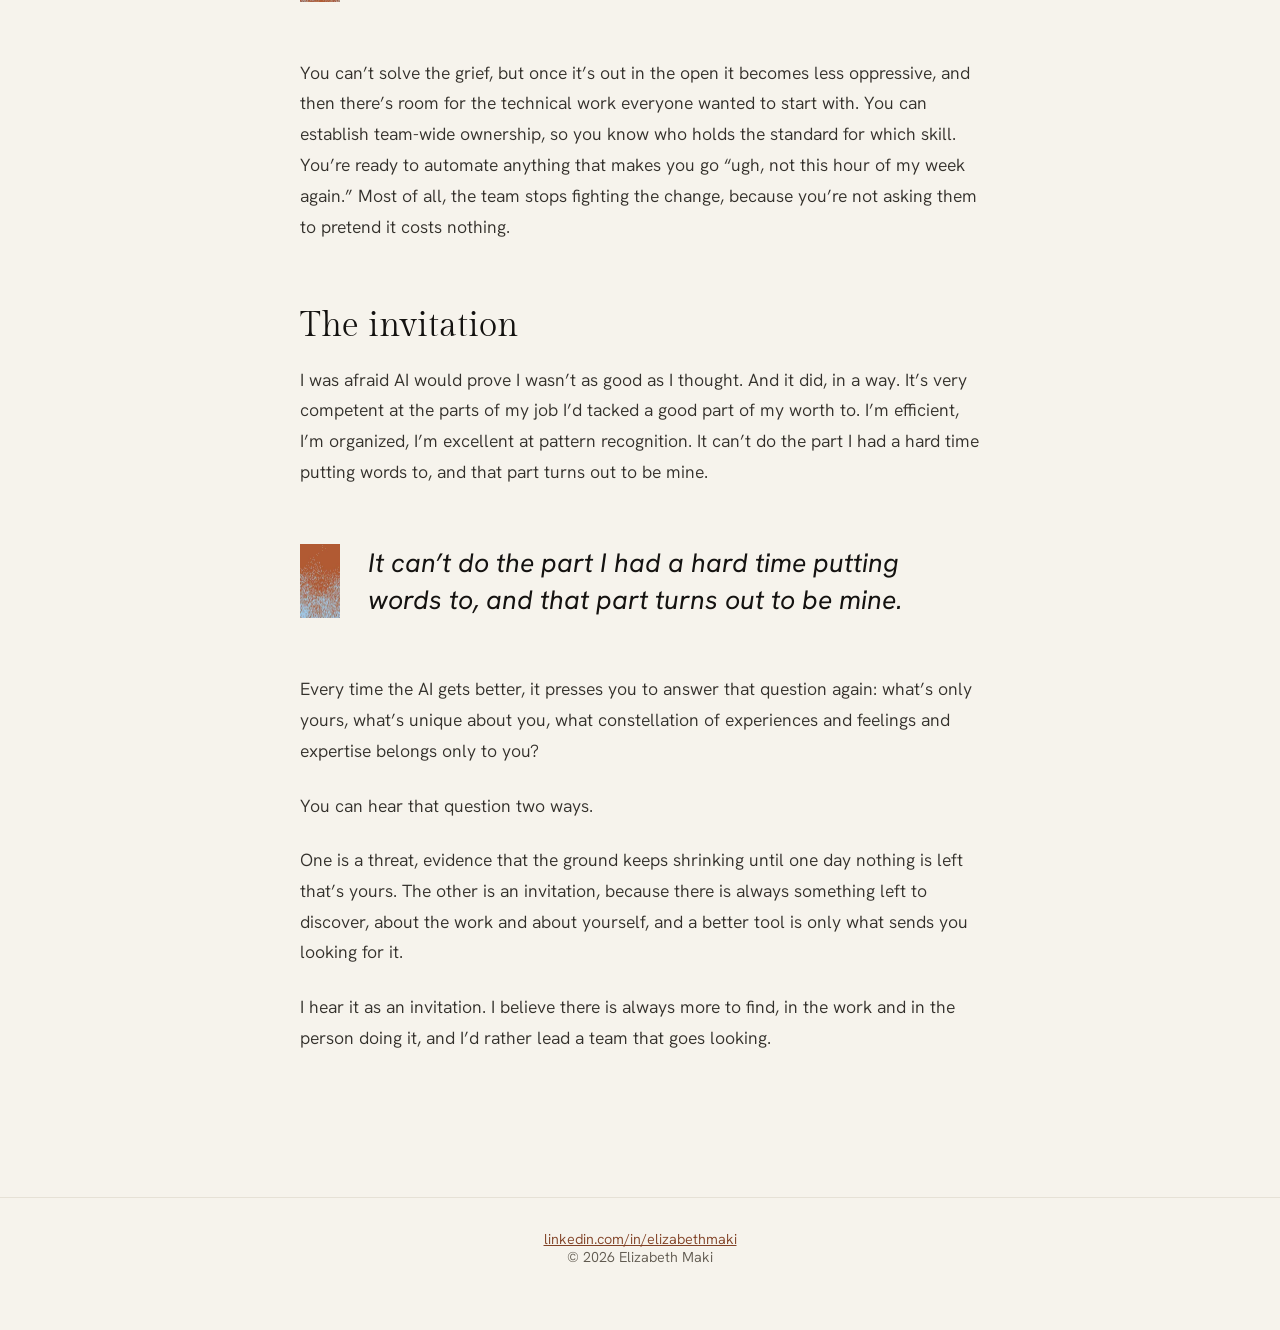
<file: your-team-isnt-bad-at-ai-its-grieving/index.html>
<!doctype html>
<html lang="en">
<head>
<meta charset="utf-8">
<meta name="viewport" content="width=device-width, initial-scale=1">
<title>Your Team Isn’t Bad at AI. They’re Grieving. | Elizabeth Maki</title>
<meta name="description" content="Most teams treat AI adoption as a training problem, but behind the technical roadblocks, people are going through complex emotions.">
<meta name="robots" content="index, follow, max-image-preview:large">
<link rel="canonical" href="https://elizabethmaki.com/your-team-isnt-bad-at-ai-its-grieving/">
<meta name="theme-color" content="#F6F3EC">
<meta property="og:title" content="Your Team Isn’t Bad at AI. They’re Grieving.">
<meta property="og:description" content="Most teams treat AI adoption as a training problem, but behind the technical roadblocks, people are going through complex emotions.">
<meta property="og:image" content="https://elizabethmaki.com/img/og-card.jpg">
<meta property="og:image:width" content="1200">
<meta property="og:image:height" content="630">
<meta property="og:url" content="https://elizabethmaki.com/your-team-isnt-bad-at-ai-its-grieving/">
<meta property="og:type" content="article">
<meta name="twitter:card" content="summary_large_image">
<link rel="icon" href="../img/headshot-bw.jpg">
<link rel="stylesheet" href="https://fonts.googleapis.com/css2?family=Gilda+Display&family=Hanken+Grotesk:ital,wght@0,300..600;1,300..600&display=swap">
<link rel="stylesheet" href="../essay.css">
<script data-goatcounter="https://elizabethmaki.goatcounter.com/count" async src="https://gc.zgo.at/count.js"></script>
</head>
<body>
<div class="wing" aria-hidden="true"></div>
<a class="skip" href="#main">Skip to content</a>
<header class="topnav"><div class="topnav-inner"><a class="brand" href="../">Elizabeth Maki</a>
<button type="button" class="nav-toggle" id="navToggle" aria-expanded="false" aria-controls="primaryNav" aria-label="Open menu"><svg class="burger" viewBox="0 0 24 24" width="22" height="22" fill="none" stroke="currentColor" stroke-width="2" stroke-linecap="round" aria-hidden="true"><path class="b1" d="M4 7h16"/><path class="b2" d="M4 12h16"/><path class="b3" d="M4 17h16"/></svg></button><nav aria-label="Primary" id="primaryNav"><a href="../">Home</a><a href="../#about">About</a><a href="https://lnkd.in/p/gwrY22xy" target="_blank" rel="noopener">AI work<span class="sr-only"> (opens in a new tab on LinkedIn)</span></a>
<div class="nav-dd"><button type="button" id="navWriting" aria-expanded="false" aria-controls="navMenu" aria-haspopup="true">Writing <svg viewBox="0 0 12 12" width="10" height="10" fill="none" stroke="currentColor" stroke-width="1.6" stroke-linecap="round" stroke-linejoin="round" aria-hidden="true"><path d="M2.5 4.5 6 8l3.5-3.5"/></svg></button><div class="nav-menu" id="navMenu"><a href="../in-praise-of-being-off-balance/">In praise of being off-balance</a><a href="../brand-voice-is-language-cognition/">Brand Voice Is Language + Cognition</a></div></div></nav></div></header>
<a class="back" id="back" href="../#writing" aria-label="Back to the portfolio"><svg width="18" height="18" viewBox="0 0 16 16" fill="none" stroke="currentColor" stroke-width="1.8" stroke-linecap="round" stroke-linejoin="round" aria-hidden="true"><path d="M13 8H3M7 4 3 8l4 4"/></svg><span>Back</span></a>
<main id="main" tabindex="-1">
<article>
<h1>Your Team Isn’t Bad at AI. They’re Grieving.</h1>
<p class="dek">Most teams treat AI adoption as a training problem, but behind the technical roadblocks, people are going through complex emotions. If they aren’t given the space and time to work through them, they won’t be ready to adopt.</p>
<p>“I’ve got a great idea,” I told my manager. “I’m going to build our design system, turn it into a plugin, push it to our org repo, and train everyone to run it themselves.” I paused. “I guess then I won’t have a job.”</p>
<p>I said it as a joke, but I was worried. Not that I was replaceable, but that I wasn’t as smart or as creative as I’d thought and AI was about to prove it. And, I realized, that if that was how I felt, my teammates had to be feeling it too.</p>
<h2>Where teams stop</h2>
<p>Every team hits roadblocks adopting AI, and the technical ones are the easiest to see. Mine was leaning into my husband’s office to ask “what a grep was, and why you push and commit to a repo, aren’t those the same thing?” Those are yield signs; they slow you down but they don’t stop you.</p>
<p>Teams stop at the emotional part. People can’t learn while they’re working out whether the thing they were good at (the thing their identity is tied to) still matters. AI is making people redefine what they believe about their own abilities, and if where that redefining ends up is “then I was never as good as I thought,” then no amount of training can get through it. You have a team of people grieving, trying to learn from a tool that’s the cause of it.</p>
<aside class="callout" aria-hidden="true"><p>You have a team of people grieving, trying to learn from a tool that’s the cause of it.</p></aside>
<h2>What would have helped me</h2>
<p>Being told I wouldn’t lose my job didn’t help, because it wasn’t true. Anyone can lose their job.</p>
<p>Evidence would have helped me: the headlines on our homepage that AI couldn’t have written, the campaign idea that was all mine, the product logo I’d drawn by hand. Give a person proof of their own indelible ideas and you can redraw the definition of their work together: what are the things only you are good at, what can you alone do for your team and your role and the company?</p>
<aside class="callout" aria-hidden="true"><p>Give a person proof of their own indelible ideas and you can redraw the definition of their work together.</p></aside>
<h2>Three people on my team</h2>
<p>My team got there on our own. We’re capable and it worked out, but that is a circumstance, not a system, and the next team might not be so lucky.</p>
<p>Our growth marketer knows which campaign is worth building and which one to kill. AI can write the report for her but it can’t make that call, because the call requires walking a tightrope of market, personas, data, internal politics, budget and instinct. She’s making her bet, and owning the results.</p>
<p>Our producer will get all-in on an argument with the CEO over a single word, because he knows it’s the wrong one and he’s right. He isn’t being stubborn (well, maybe a little). He won’t ship something that’s only approximately true, and he spends social capital to pay for that.</p>
<p>Our webinar series was framed on paper as a teacher in a classroom, and I changed it to a conversation between a leader, a researcher, and a teacher, because our audience doesn’t want to watch someone teach. They want to see research become a shift in a classroom. I’m sitting in the audience’s seat, looking through their eyes and following what I find there.</p>
<p>Each of those decisions took experience, intuition, and care that AI can’t replicate. When each person on a team can say where their work is excellent, alone and together, AI gets closer to what it promised to be: something that saves time and makes good work go further.</p>
<h2>Make room for the grief</h2>
<p>Any team would find this easier with a ritual of grief. (I don’t mean a funeral for my design briefs.) I mean that as the work speeds up, you stop and mark what is changing and what is being lost, and you let it be said out loud that this is hard and disorienting and a little frightening.</p>
<p>The leader owns this, and it starts with the leader going first. Someone has to say “I don’t know where this is headed or what’s going to be valuable, and that’s hard” before anyone else will. It doesn’t change the plan. You still ship, you still plan and build and create. It just means the fear gets said out loud and everyone gets to feel together in the hard stuff for a little while.</p>
<p>I get why teams don’t do this. It asks a lot to stop and say you’re afraid when work is piling up, and capable people would rather just push through. But pushing through is the expensive version.</p>
<aside class="callout" aria-hidden="true"><p>But pushing through is the expensive version.</p></aside>
<p>You can’t solve the grief, but once it’s out in the open it becomes less oppressive, and then there’s room for the technical work everyone wanted to start with. You can establish team-wide ownership, so you know who holds the standard for which skill. You’re ready to automate anything that makes you go “ugh, not this hour of my week again.” Most of all, the team stops fighting the change, because you’re not asking them to pretend it costs nothing.</p>
<h2>The invitation</h2>
<p>I was afraid AI would prove I wasn’t as good as I thought. And it did, in a way. It’s very competent at the parts of my job I’d tacked a good part of my worth to. I’m efficient, I’m organized, I’m excellent at pattern recognition. It can’t do the part I had a hard time putting words to, and that part turns out to be mine.</p>
<aside class="callout" aria-hidden="true"><p>It can’t do the part I had a hard time putting words to, and that part turns out to be mine.</p></aside>
<p>Every time the AI gets better, it presses you to answer that question again: what’s only yours, what’s unique about you, what constellation of experiences and feelings and expertise belongs only to you?</p>
<p>You can hear that question two ways.</p>
<p>One is a threat, evidence that the ground keeps shrinking until one day nothing is left that’s yours. The other is an invitation, because there is always something left to discover, about the work and about yourself, and a better tool is only what sends you looking for it.</p>
<p>I hear it as an invitation. I believe there is always more to find, in the work and in the person doing it, and I’d rather lead a team that goes looking.</p>
</article>
</main>
<footer><a href="https://www.linkedin.com/in/elizabethmaki">linkedin.com/in/elizabethmaki</a><br>© 2026 Elizabeth Maki</footer>
<script>
const topnavEl = document.querySelector('.topnav'), navToggle = document.getElementById('navToggle');
function setNav(open) { topnavEl.classList.toggle('menu-open', open); navToggle.setAttribute('aria-expanded', String(open)); navToggle.setAttribute('aria-label', open ? 'Close menu' : 'Open menu'); }
navToggle.addEventListener('click', (e) => { e.stopPropagation(); setNav(!topnavEl.classList.contains('menu-open')); });
document.querySelectorAll('.topnav nav a').forEach((a) => a.addEventListener('click', () => setNav(false)));
document.addEventListener('click', (e) => { if (!topnavEl.contains(e.target)) setNav(false); });
document.addEventListener('keydown', (e) => { if (e.key === 'Escape' && topnavEl.classList.contains('menu-open')) { setNav(false); navToggle.focus(); } });
document.getElementById('back').addEventListener('click', (e) => { try { const r = new URL(document.referrer), home = new URL('../', location.href); if (r.origin === home.origin && r.pathname === home.pathname) { e.preventDefault(); history.back(); } } catch (_) {} });
const btn = document.getElementById('navWriting');
btn.addEventListener('click', (e) => { e.stopPropagation(); btn.setAttribute('aria-expanded', String(btn.getAttribute('aria-expanded') !== 'true')); });
document.addEventListener('click', (e) => { if (!document.getElementById('navMenu').contains(e.target)) btn.setAttribute('aria-expanded', 'false'); });
document.addEventListener('keydown', (e) => { if (e.key === 'Escape' && btn.getAttribute('aria-expanded') === 'true') { btn.setAttribute('aria-expanded', 'false'); btn.focus(); } });
document.querySelector('.nav-dd').addEventListener('focusout', (e) => { if (!e.currentTarget.contains(e.relatedTarget)) btn.setAttribute('aria-expanded', 'false'); });
</script>
</body>
</html>
</file>
<file: essay.css>
:root{--ink:#141210;--bone:#F6F3EC;--text:#33302B;--muted:#605A50;--line:#E6E1D6;--rust:#B25A34;--rust-text:#804125;--rust-tint:#F6E6DF;
--font-display:'Gilda Display',Georgia,'Times New Roman',serif;--font-sans:'Hanken Grotesk',system-ui,-apple-system,'Segoe UI',sans-serif;
--grain:url("data:image/svg+xml,%3Csvg xmlns='http://www.w3.org/2000/svg' width='120' height='120'%3E%3Cfilter id='n'%3E%3CfeTurbulence type='fractalNoise' baseFrequency='0.85' numOctaves='4' stitchTiles='stitch'/%3E%3C/filter%3E%3Crect width='120' height='120' filter='url(%23n)'/%3E%3C/svg%3E")}
*{box-sizing:border-box}
html{scroll-behavior:smooth}
body{margin:0;background:var(--bone);color:var(--text);font-family:var(--font-sans);font-weight:350;-webkit-font-smoothing:antialiased}
body::before{content:"";position:fixed;inset:0;z-index:-2;background-image:var(--grain);mix-blend-mode:multiply;opacity:.12;pointer-events:none}
.wing{position:fixed;z-index:-3;right:-8vw;bottom:-6vh;height:100vh;height:100lvh;aspect-ratio:2010/2928;opacity:.12;background:url(../img/cecropia-wing-accent.webp) center/contain no-repeat;pointer-events:none;transform:translateZ(0)}
.sr-only{position:absolute!important;width:1px;height:1px;margin:-1px;padding:0;overflow:hidden;clip:rect(0 0 0 0);clip-path:inset(50%);white-space:nowrap;border:0}
.skip{position:absolute;left:-9999px;top:8px;z-index:200;background:var(--bone);color:var(--ink);padding:10px 16px;border-radius:10px;font-weight:600;text-decoration:none}
.skip:focus{left:12px}
a:focus-visible,button:focus-visible{outline:2px solid var(--rust);outline-offset:3px;border-radius:2px}
.topnav{position:sticky;top:0;z-index:60;background:var(--bone) url(../img/nav-gradient.webp) center/cover no-repeat}
.topnav-inner{display:flex;align-items:center;justify-content:space-between;gap:34px;padding:14px 60px}
.topnav .brand,.topnav nav{background:var(--bone);border-radius:10px}
.topnav .brand{font-family:var(--font-display);font-size:1.75rem;line-height:1;color:var(--ink);text-decoration:none;padding:7px 14px;margin-left:-14px;white-space:nowrap}
.topnav nav{display:flex;align-items:center;gap:22px;padding:3px 14px;margin-right:-14px}
.topnav nav a,.topnav nav button{font-family:var(--font-sans);font-weight:500;font-size:.95rem;color:var(--ink);text-decoration:none;background:none;border:0;border-bottom:2px solid transparent;padding:6px 2px;cursor:pointer;display:inline-flex;align-items:center;gap:6px}
.topnav nav a:hover,.topnav nav button:hover,.topnav nav button[aria-expanded="true"]{color:var(--rust-text);border-bottom-color:var(--rust)}
.nav-dd{position:relative}
.nav-menu{display:none;position:absolute;top:calc(100% + 14px);right:-14px;width:min(320px,calc(100vw - 32px));background:var(--bone);border:1px solid var(--line);border-radius:14px;padding:8px;box-shadow:0 3px 10px -4px rgba(0,0,0,.08);flex-direction:column;gap:2px}
button[aria-expanded="true"]+.nav-menu{display:flex}
.topnav nav .nav-menu a{display:block;padding:10px 12px;border:0;border-radius:8px;font-size:.9rem;line-height:1.35}
.topnav nav .nav-menu a:hover{background:var(--rust-tint);border:0;color:var(--ink)}
main{padding:84px 24px 120px}
article{max-width:680px;margin:0 auto}
h1{font-family:var(--font-display);font-weight:400;font-size:clamp(2.4rem,5.2vw,3.5rem);line-height:1.08;letter-spacing:-.01em;color:var(--ink);margin:0 0 28px;text-wrap:balance}
.dek{font-size:1.22rem;line-height:1.6;font-weight:400;color:var(--text);margin:0 0 48px}
h2{font-family:var(--font-display);font-weight:400;font-size:clamp(1.7rem,3vw,2.1rem);line-height:1.2;color:var(--ink);margin:64px 0 18px}
article p{font-size:1.1rem;line-height:1.75;margin:0 0 1.35em}
.sample{border-left:2px solid var(--line);padding-left:20px;color:var(--text)}
.callout{position:relative;margin:56px 0;padding:0 0 0 68px;border:0}
.callout::before{content:"";position:absolute;left:0;top:0;bottom:0;width:40px;background:url(../img/pull-gradient.webp) top left/40px 200px no-repeat;background-color:var(--rust)}
figure.masthead{margin:0 0 48px}
figure.masthead img{display:block;width:100%;height:auto}
.callout p{font-family:var(--font-sans);font-style:italic;font-weight:400;font-size:clamp(1.216rem,calc(3vw - 5.33px),1.666rem);line-height:1.4;color:var(--ink);margin:0;text-wrap:balance}
.back{position:fixed;z-index:40;left:16px;bottom:20px;display:inline-flex;align-items:center;gap:8px;height:48px;min-width:48px;justify-content:center;border-radius:24px;background:var(--bone);border:1.5px solid var(--line);color:var(--ink);text-decoration:none;font-family:var(--font-sans);font-weight:500;font-size:.95rem;box-shadow:0 3px 10px -4px rgba(0,0,0,.18);transition:background .2s,border-color .2s,color .2s}
.back span{display:none}
.back:hover,.back:focus-visible{background:var(--rust);border-color:var(--rust);color:var(--bone)}
@media (min-width:1000px){.back{left:max(24px,calc((100vw - 680px) / 2 - 128px));top:96px;bottom:auto;height:44px;padding:0 18px 0 14px}.back span{display:inline}}
footer{border-top:1px solid var(--line);padding:32px 24px 64px;text-align:center;font-size:.9rem;color:var(--muted)}
footer a{color:var(--rust-text)}
@media (max-width:900px){.topnav-inner{padding:12px 28px}}
@media (max-width:640px){main{padding:56px 22px 90px}.wing{display:none}}

.topnav nav a,.topnav nav button{white-space:nowrap}
.nav-toggle{display:none}
@media (max-width:640px){
.topnav-inner{padding:10px 14px;gap:10px;flex-wrap:nowrap;justify-content:space-between}
.topnav .brand{font-size:1.75rem;padding:6px 11px;margin-left:-6px}
.nav-toggle{display:inline-flex;align-items:center;justify-content:center;width:44px;height:40px;border:0;border-radius:10px;background:var(--bone,var(--surface));color:var(--ink);cursor:pointer;margin-right:-4px;padding:0}
.nav-toggle .burger path{transition:transform .25s ease,opacity .2s ease;transform-origin:12px 12px}
.menu-open .nav-toggle .b1{transform:translateY(5px) rotate(45deg)}
.menu-open .nav-toggle .b2{opacity:0}
.menu-open .nav-toggle .b3{transform:translateY(-5px) rotate(-45deg)}
.topnav nav{display:none;position:absolute;left:12px;right:12px;top:calc(100% + 8px);width:auto;margin:0;padding:8px;flex-direction:column;align-items:stretch;gap:0;background:var(--bone,var(--surface));border:1px solid var(--line,var(--surface-border));border-radius:14px;box-shadow:0 3px 10px -4px rgba(0,0,0,.08);max-height:calc(100vh - 110px);max-height:calc(100dvh - 110px);overflow-y:auto}
.menu-open nav{display:flex}
.topnav nav > a, .topnav nav .nav-menu a{display:block;font-size:1.02rem;font-weight:500;padding:13px 12px;border:0;border-radius:8px;white-space:normal;color:var(--ink)}
.topnav nav > a:hover, .topnav nav .nav-menu a:hover{background:var(--rust-tint);border:0;color:var(--ink)}
.nav-dd{display:block;margin-top:4px;padding-top:6px;border-top:1px solid var(--line,var(--surface-border))}
.topnav nav .nav-dd button{display:none !important}
.nav-dd::before{content:"Writing";display:block;padding:8px 12px 2px;font-size:.8rem;font-weight:600;color:var(--muted)}
.nav-dd .nav-menu{display:flex;position:static;width:auto;padding:0;border:0;box-shadow:none;background:none;flex-direction:column}
}
@media (prefers-reduced-motion:reduce){html{scroll-behavior:auto}}
</file>
